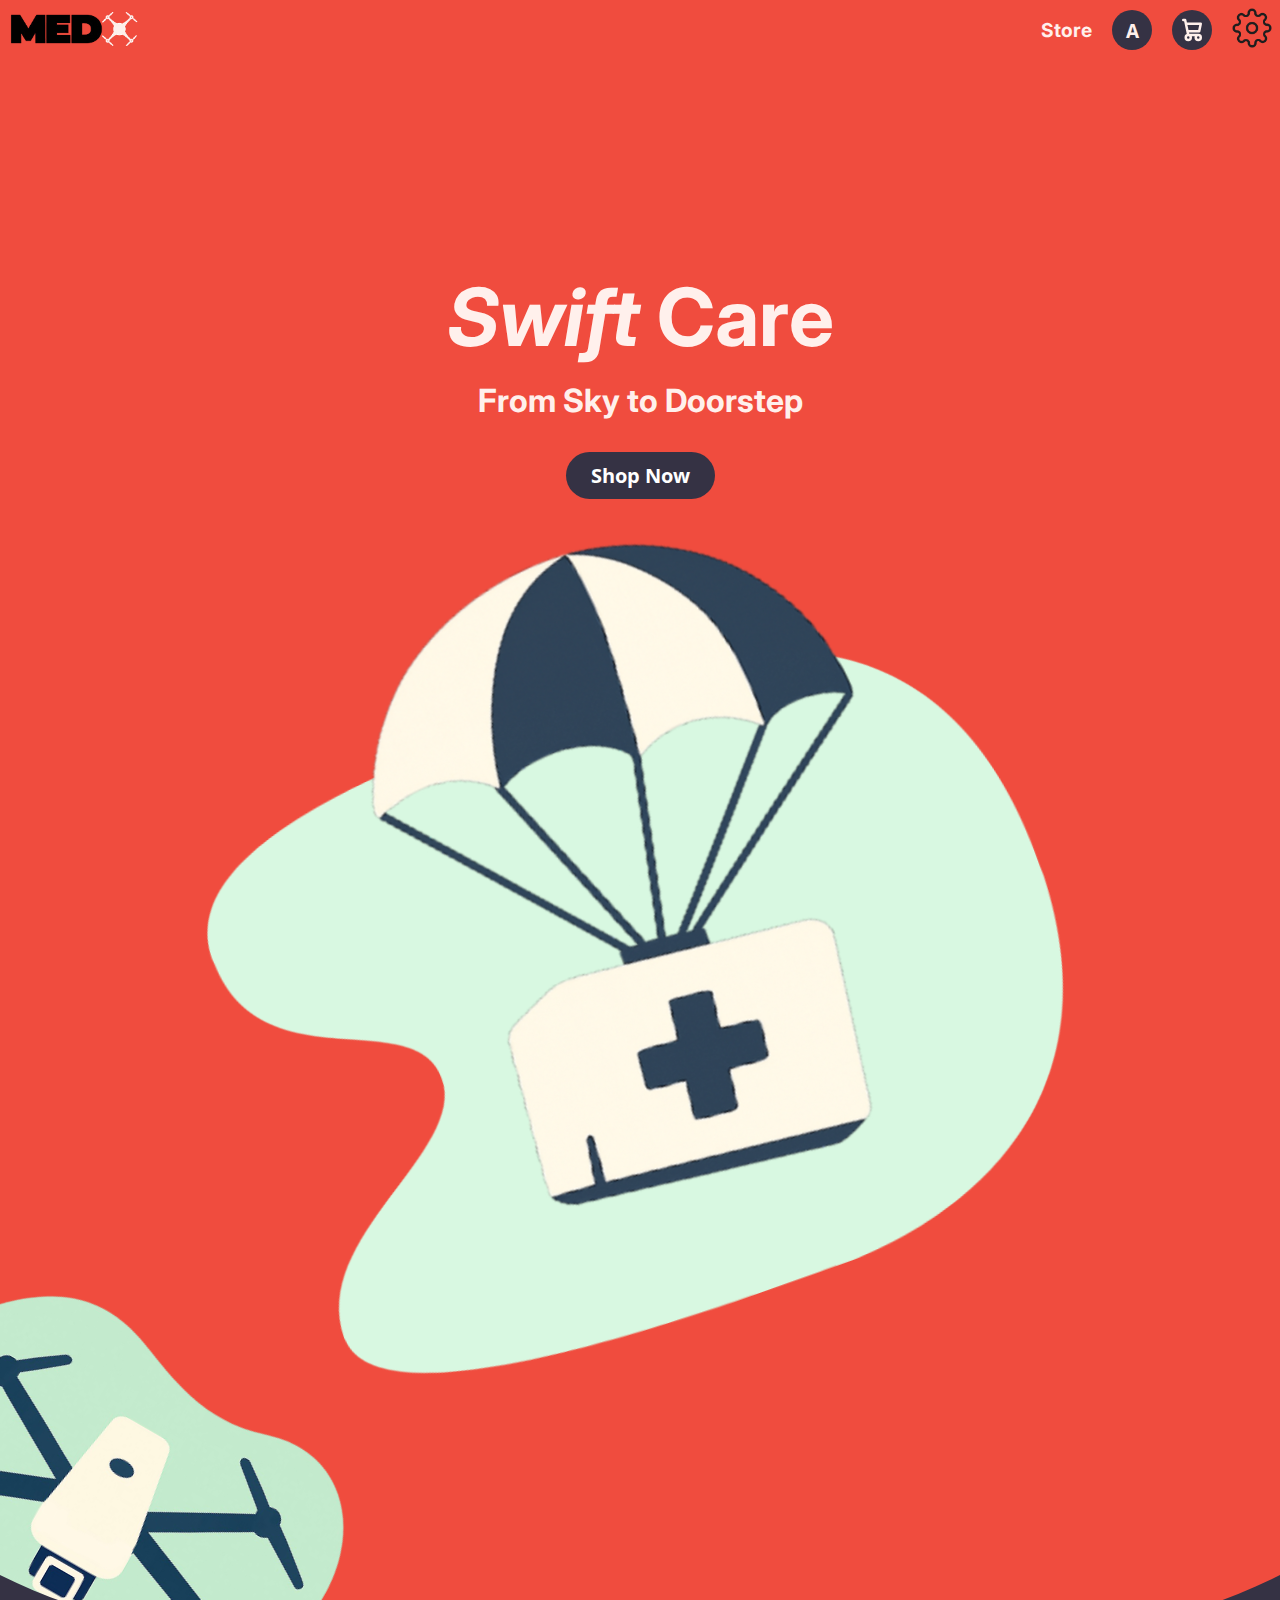
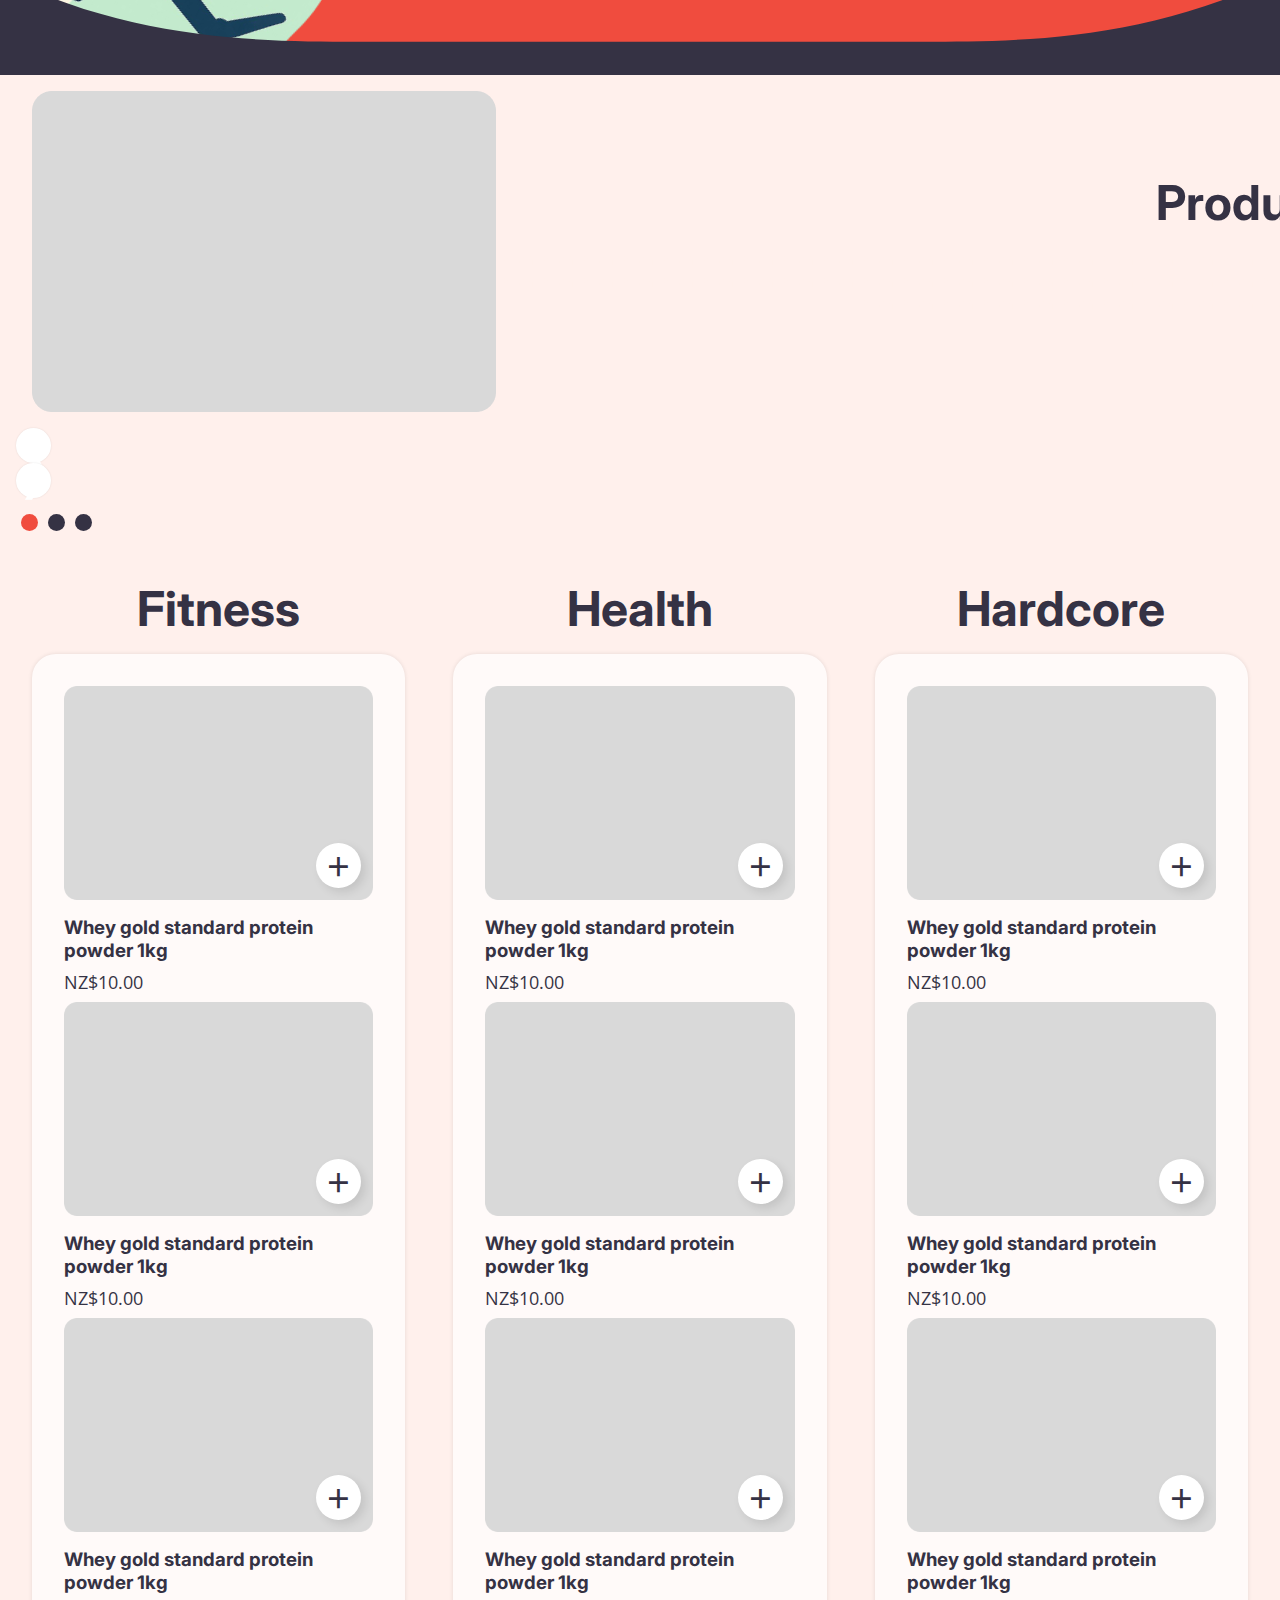
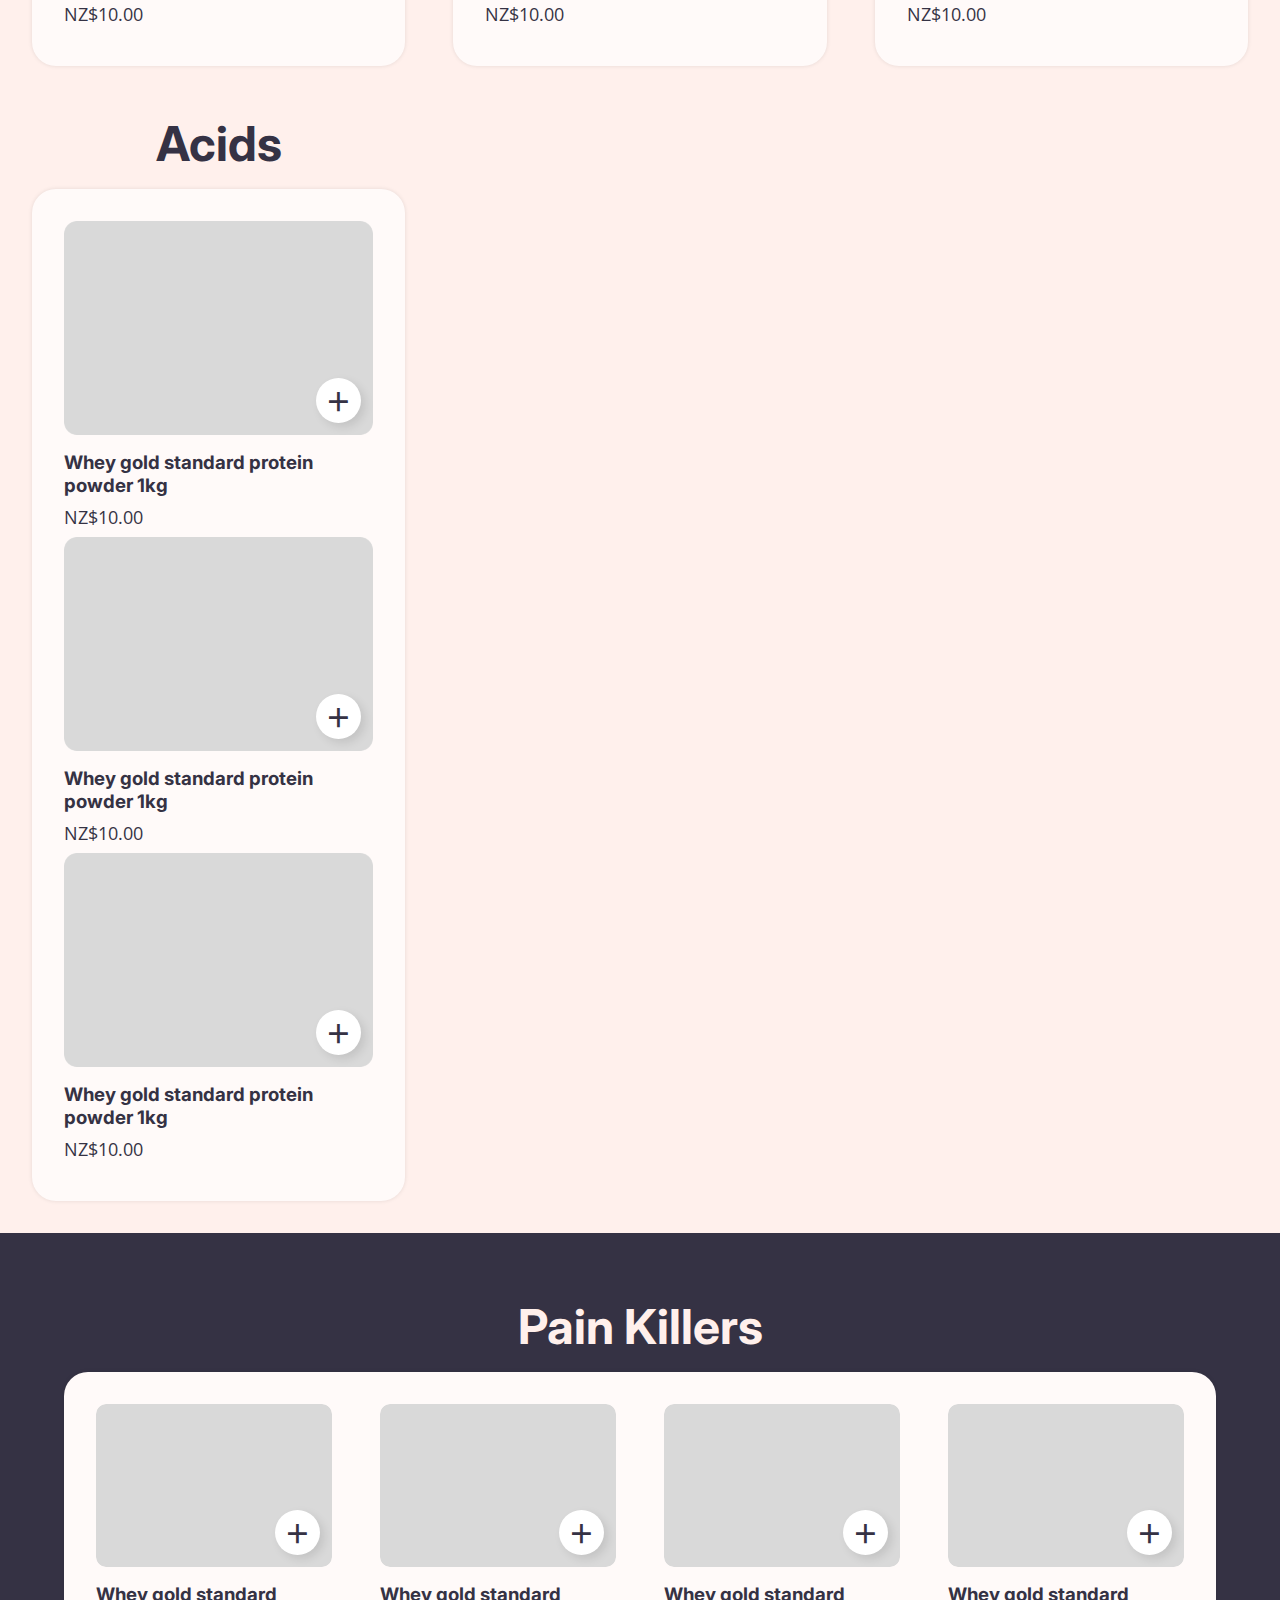
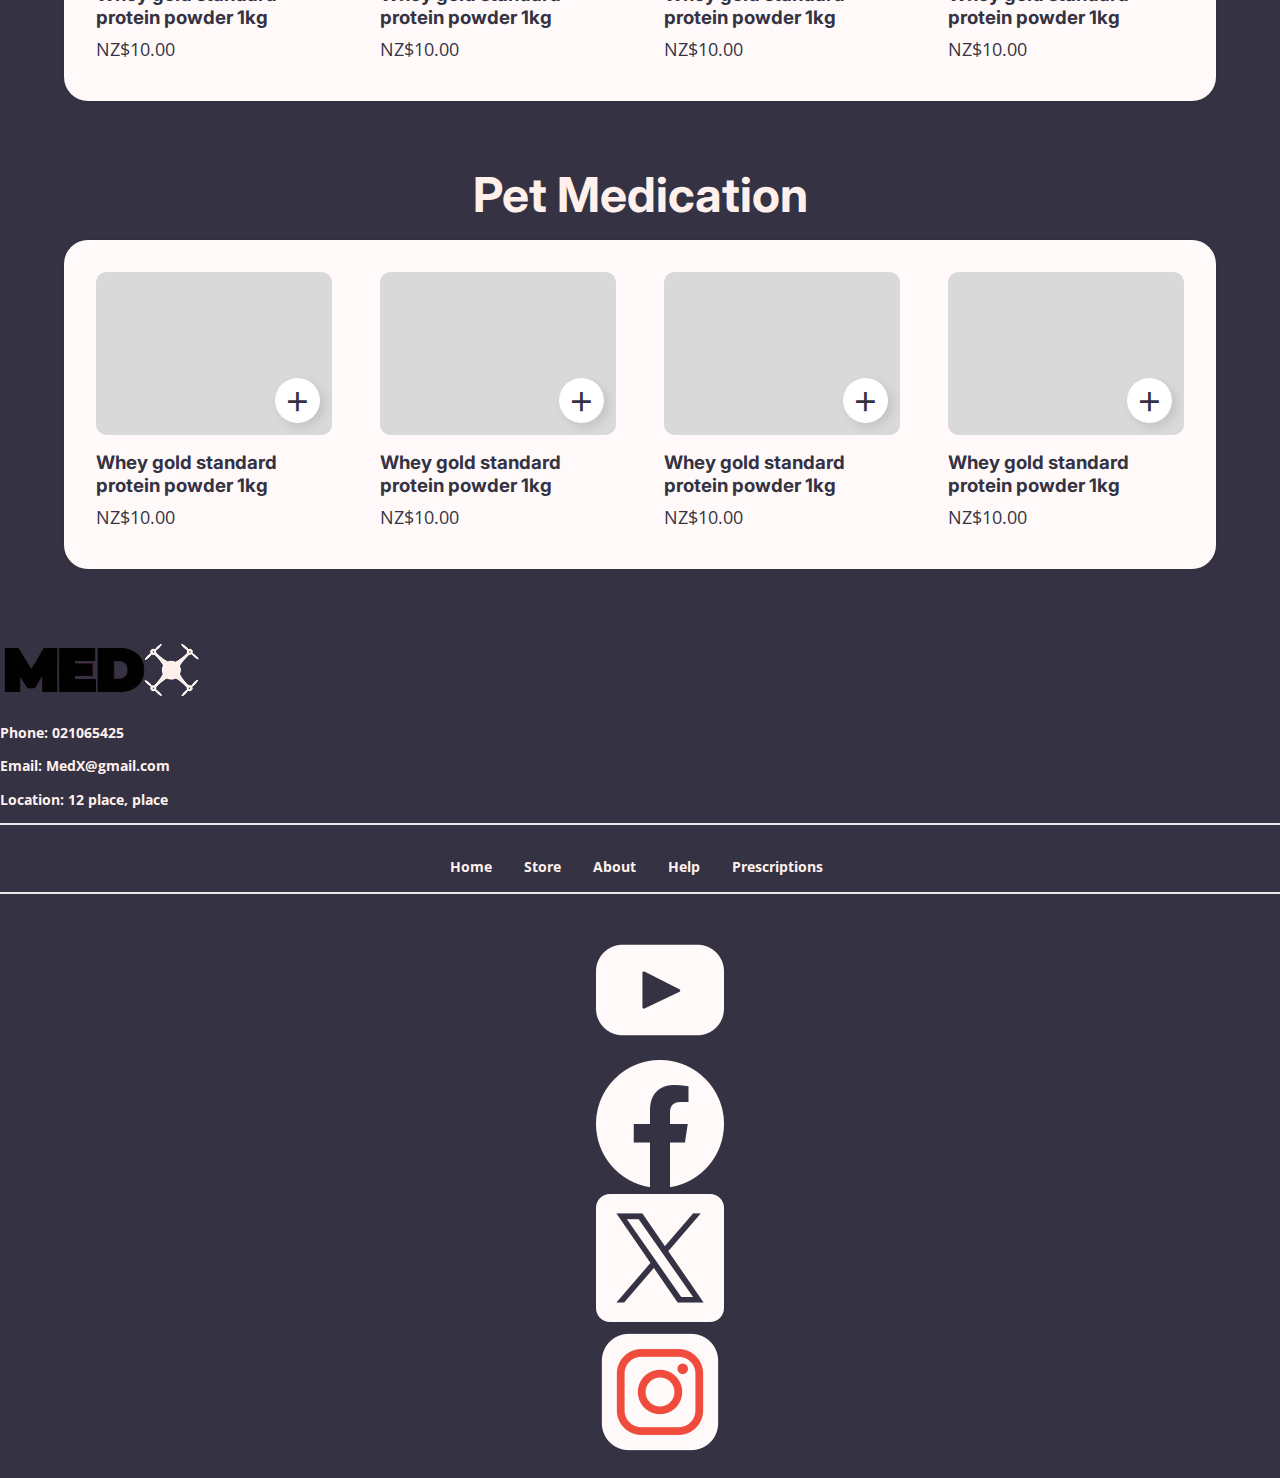
<file: index.html>
<!DOCTYPE html>
<html lang="en">
<head>
    <meta charset="UTF-8">
    <meta name="viewport" content="width=device-width, initial-scale=1.0">
    <title>MedX Website</title>
    <link rel="stylesheet" type = "text/css" href="styles/styles.css">
</head>
<body>
    
    <div class="hover-zone"></div>

    <header id = "top-nav-container">
        <div id = "logo-container">
            <img src="images/logo.png" alt="MedX Logo" id = "logo">
        </div>
        <div id = "desktop-nav">
            <ul>
                <li><a href = "store.html" class="nav-text">Store</a></li>
                <li>
                    <div class = "account-btn">
                        <a>A</a>
                    </div>
                </li>
                <li>
                    <div class = "cart-btn">
                        <svg class="cart-icon" aria-hidden="true" xmlns="http://www.w3.org/2000/svg" width="24" height="24" fill="none" viewBox="0 0 24 24">
                            <path stroke="currentColor" stroke-linecap="round" stroke-linejoin="round" stroke-width="2" 
                            d="M5 4h1.5L9 16m0 0h8m-8 0a2 2 0 1 0 0 4 2 2 0 0 0 0-4Zm8 0a2 2 0 1 0 0 4 2 2 0 0 0 0-4Zm-8.5-3h9.25L19 7H7.312"/>
                        </svg>
                    </div>
                </li>
                <li>
                    <div class = "settings-btn">
                        <img src="images/Settings.png" alt="Settings" class = "settings-icon">
                    </div>
                </li>
            </ul>
        </div>
        <div id = "mobile-nav" onclick="toggleMobileMenu(this)">
            <div class="bar1"></div>
            <div class="bar2"></div>
            <div class="bar3"></div>
            <ul class="mobile-menu">
                <li class="mobile-close-nav" onclick="toggleMobileMenu(this)">
                  <div class="bar1"></div>
                  <div class="bar2"></div>
                  <div class="bar3"></div>
                </li>
                <li><a href = "store.html">Store</a></li>
                <li>
                    <div class = "mobile-account-btn">
                        <a>A</a>
                    </div>
                </li>
                <li>
                    <div class = "mobile-cart-btn">
                        <svg class="cart-icon" aria-hidden="true" xmlns="http://www.w3.org/2000/svg" width="24" height="24" fill="none" viewBox="0 0 24 24">
                            <path stroke="currentColor" stroke-linecap="round" stroke-linejoin="round" stroke-width="2" 
                            d="M5 4h1.5L9 16m0 0h8m-8 0a2 2 0 1 0 0 4 2 2 0 0 0 0-4Zm8 0a2 2 0 1 0 0 4 2 2 0 0 0 0-4Zm-8.5-3h9.25L19 7H7.312"/>
                        </svg>
                    </div>
                </li>
                <li>
                    <div class = "settings-btn">
                        <img src="images/Settings.png" alt="Settings" class = "settings-icon">
                    </div>
                </li>
            </ul>
        </div>
    </header>

    <div class="banner">
        <div class="banner-content">
          <h1><em>Swift</em> Care</h1>
          <p>From Sky to Doorstep</p>
          <button>Shop Now</button>
        </div>
        <img src="images/drone-home-final.png" alt="Banner Image" class="drone-home">
        <img src="images/medication-home.png" alt="Banner Image" class="medication-home">
        <svg class="bottom-curve" viewBox="0 0 1440 150" preserveAspectRatio="none">
            <path d="
              M0,0 
              C150,100 300,100 400,100 
              L1040,100 
              C1140,100 1290,100 1440,0 
              L1440,150 L0,150 Z" 
            fill='#353244'/>
        </svg>
    </div>

    <div class = "carousel-container">
        <div class = "carousel-content">
            <div class = "carousel-slide">
                <img src="images/image_template.png" alt="Slide 1">
                <div class = "carousel-text">
                    <h2>Product 1</h2>
                    <p>blah blah blah blah blah blah blah blah blah blah blah blah blah blah blah blah blah blah blah blah blah 
                       blah blah blah blah blah blah blah blah blah blah blah blah blah blah blah blah blah blah blah blah blah blah blah blah blah
                       blah blah blah blah blah blah blah blah blah blah blah blah blah blah blah blah blah blah blah blah blah blah blah blah blah
                       blah blah blah blah blah blah blah blah blah blah blah blah blah blah blah blah blah blah blah blah blah blah blah blah blah 
                    </p>
                </div>
            </div>
            <div class = "carousel-slide">
                <img src="images/image_template.png" alt="Slide 2">
                <div class = "carousel-text">
                    <h2>Product 2</h2>
                    <p>blah blah blah blah blah blah blah blah blah blah blah blah blah blah blah blah blah blah blah blah blah 
                       blah blah blah blah blah blah blah blah blah blah blah blah blah blah blah blah blah blah blah blah blah blah blah blah blah
                       blah blah blah blah blah blah blah blah blah blah blah blah blah blah blah blah blah blah blah blah blah blah blah blah blah
                       blah blah blah blah blah blah blah blah blah blah blah blah blah blah blah blah blah blah blah blah blah blah blah blah blah 
                    </p>
                </div>
            </div>
            <div class = "carousel-slide">
                <img src="images/image_template.png" alt="Slide 3">
                <div class = "carousel-text">
                    <h2>Product 3</h2>
                    <p>blah blah blah blah blah blah blah blah blah blah blah blah blah blah blah blah blah blah blah blah blah 
                       blah blah blah blah blah blah blah blah blah blah blah blah blah blah blah blah blah blah blah blah blah blah blah blah blah
                       blah blah blah blah blah blah blah blah blah blah blah blah blah blah blah blah blah blah blah blah blah blah blah blah blah
                       blah blah blah blah blah blah blah blah blah blah blah blah blah blah blah blah blah blah blah blah blah blah blah blah blah 
                    </p>
                </div>
            </div>
        </div>
        <button class = "carousel-btn prev">&#10094;</button>
        <button class = "carousel-btn next">&#10095;</button>
        <div class = "carousel-dots">
            <span class = "dot active" onclick="setSlide(0)"></span>
            <span class = "dot" onclick="setSlide(1)"></span>
            <span class = "dot" onclick="setSlide(2)"></span>
        </div>
    </div>

    <div id = "product-columns">
        <div class = "product-catogory">
            <h2>Fitness</h2>
            <div class="product-container column">
                <div class = "product">
                    <div class = "product-image">
                        <img src="images/image_template.png" alt="Product 1">
                        <button class = "add-to-cart-btn">+</button>
                    </div>
                    <div class = "product-text">
                        <h3>Whey gold standard protein powder 1kg</h3>
                        <p>NZ$10.00</p>
                    </div>
                </div>
                <div class = "product">
                    <div class = "product-image">
                        <img src="images/image_template.png" alt="Product 1">
                        <button class = "add-to-cart-btn">+</button>
                    </div>
                    <div class = "product-text">
                        <h3>Whey gold standard protein powder 1kg</h3>
                        <p>NZ$10.00</p>
                    </div>
                </div>
                <div class = "product">
                    <div class = "product-image">
                        <img src="images/image_template.png" alt="Product 1">
                        <button class = "add-to-cart-btn">+</button>
                    </div>
                    <div class = "product-text">
                        <h3>Whey gold standard protein powder 1kg</h3>
                        <p>NZ$10.00</p>
                    </div>
                </div>
            </div>
        </div>
        <div class = "product-catogory">
            <h2>Health</h2>
            <div class="product-container column">
                <div class = "product">
                    <div class = "product-image">
                        <img src="images/image_template.png" alt="Product 1">
                        <button class = "add-to-cart-btn">+</button>
                    </div>
                    <div class = "product-text">
                        <h3>Whey gold standard protein powder 1kg</h3>
                        <p>NZ$10.00</p>
                    </div>
                </div>
                <div class = "product">
                    <div class = "product-image">
                        <img src="images/image_template.png" alt="Product 1">
                        <button class = "add-to-cart-btn">+</button>
                    </div>
                    <div class = "product-text">
                        <h3>Whey gold standard protein powder 1kg</h3>
                        <p>NZ$10.00</p>
                    </div>
                </div>
                <div class = "product">
                    <div class = "product-image">
                        <img src="images/image_template.png" alt="Product 1">
                        <button class = "add-to-cart-btn">+</button>
                    </div>
                    <div class = "product-text">
                        <h3>Whey gold standard protein powder 1kg</h3>
                        <p>NZ$10.00</p>
                    </div>
                </div>
            </div>
        </div>
        <div class = "product-catogory">
            <h2>Hardcore</h2>
            <div class="product-container column">
                <div class = "product">
                    <div class = "product-image">
                        <img src="images/image_template.png" alt="Product 1">
                        <button class = "add-to-cart-btn">+</button>
                    </div>
                    <div class = "product-text">
                        <h3>Whey gold standard protein powder 1kg</h3>
                        <p>NZ$10.00</p>
                    </div>
                </div>
                <div class = "product">
                    <div class = "product-image">
                        <img src="images/image_template.png" alt="Product 1">
                        <button class = "add-to-cart-btn">+</button>
                    </div>
                    <div class = "product-text">
                        <h3>Whey gold standard protein powder 1kg</h3>
                        <p>NZ$10.00</p>
                    </div>
                </div>
                <div class = "product">
                    <div class = "product-image">
                        <img src="images/image_template.png" alt="Product 1">
                        <button class = "add-to-cart-btn">+</button>
                    </div>
                    <div class = "product-text">
                        <h3>Whey gold standard protein powder 1kg</h3>
                        <p>NZ$10.00</p>
                    </div>
                </div>
            </div>
        </div>
        <div class = "product-catogory">
            <h2>Acids</h2>
            <div class="product-container column">
                <div class = "product">
                    <div class = "product-image">
                        <img src="images/image_template.png" alt="Product 1">
                        <button class = "add-to-cart-btn">+</button>
                    </div>
                    <div class = "product-text">
                        <h3>Whey gold standard protein powder 1kg</h3>
                        <p>NZ$10.00</p>
                    </div>
                </div>
                <div class = "product">
                    <div class = "product-image">
                        <img src="images/image_template.png" alt="Product 1">
                        <button class = "add-to-cart-btn">+</button>
                    </div>
                    <div class = "product-text">
                        <h3>Whey gold standard protein powder 1kg</h3>
                        <p>NZ$10.00</p>
                    </div>
                </div>
                <div class = "product">
                    <div class = "product-image">
                        <img src="images/image_template.png" alt="Product 1">
                        <button class = "add-to-cart-btn">+</button>
                    </div>
                    <div class = "product-text">
                        <h3>Whey gold standard protein powder 1kg</h3>
                        <p>NZ$10.00</p>
                    </div>
                </div>
            </div>
        </div>
    </div>

    <div id = "product-rows">
        <div class = "product-catogory">
            <h2>Pain Killers</h2>
            <div class="product-container row">
                <div class = "product">
                    <div class = "product-image">
                        <img src="images/image_template.png" alt="Product 1">
                        <button class = "add-to-cart-btn">+</button>
                    </div>
                    <div class = "product-text">
                        <h3>Whey gold standard protein powder 1kg</h3>
                        <p>NZ$10.00</p>
                    </div>
                </div>
                <div class = "product">
                    <div class = "product-image">
                        <img src="images/image_template.png" alt="Product 1">
                        <button class = "add-to-cart-btn">+</button>
                    </div>
                    <div class = "product-text">
                        <h3>Whey gold standard protein powder 1kg</h3>
                        <p>NZ$10.00</p>
                    </div>
                </div>
                <div class = "product">
                    <div class = "product-image">
                        <img src="images/image_template.png" alt="Product 1">
                        <button class = "add-to-cart-btn">+</button>
                    </div>
                    <div class = "product-text">
                        <h3>Whey gold standard protein powder 1kg</h3>
                        <p>NZ$10.00</p>
                    </div>
                </div>
                <div class = "product">
                    <div class = "product-image">
                        <img src="images/image_template.png" alt="Product 1">
                        <button class = "add-to-cart-btn">+</button>
                    </div>
                    <div class = "product-text">
                        <h3>Whey gold standard protein powder 1kg</h3>
                        <p>NZ$10.00</p>
                    </div>
                </div>
            </div>
        </div>
        <div class = "product-catogory">
            <h2>Pet Medication</h2>
            <div class="product-container row">
                <div class = "product">
                    <div class = "product-image">
                        <img src="images/image_template.png" alt="Product 1">
                        <button class = "add-to-cart-btn">+</button>
                    </div>
                    <div class = "product-text">
                        <h3>Whey gold standard protein powder 1kg</h3>
                        <p>NZ$10.00</p>
                    </div>
                </div>
                <div class = "product">
                    <div class = "product-image">
                        <img src="images/image_template.png" alt="Product 1">
                        <button class = "add-to-cart-btn">+</button>
                    </div>
                    <div class = "product-text">
                        <h3>Whey gold standard protein powder 1kg</h3>
                        <p>NZ$10.00</p>
                    </div>
                </div>
                <div class = "product">
                    <div class = "product-image">
                        <img src="images/image_template.png" alt="Product 1">
                        <button class = "add-to-cart-btn">+</button>
                    </div>
                    <div class = "product-text">
                        <h3>Whey gold standard protein powder 1kg</h3>
                        <p>NZ$10.00</p>
                    </div>
                </div>
                <div class = "product">
                    <div class = "product-image">
                        <img src="images/image_template.png" alt="Product 1">
                        <button class = "add-to-cart-btn">+</button>
                    </div>
                    <div class = "product-text">
                        <h3>Whey gold standard protein powder 1kg</h3>
                        <p>NZ$10.00</p>
                    </div>
                </div>
            </div>
        </div>
    </div>

    <footer id = "footer">
        <div class="footer-content">
            <div class="footer-contact">
                <img src="images/logo.png" alt="MedX Logo" id = "footer-logo-img">
                <p>Phone: 021065425</p>
                <p>Email: MedX@gmail.com</p>
                <p>Location: 12 place, place</p>
            </div>
            <div class = "bar-break"></div>
            <div class="footer-links">
                <ul>
                    <li><a href="#">Home</a></li>
                    <li><a href="#">Store</a></li>
                    <li><a href="#">About</a></li>
                    <li><a href="#">Help</a></li>
                    <li><a href="#">Prescriptions</a></li>
                </ul>
            </div>
            <div class = "bar-break"></div>
            <div class="footer-socials">
                <ul>
                    <li><a href="#"><img src="images/youtube3.png" alt="Youtube"></a></li>
                    <li><a href="#"><img src="images/facebook3.png" alt="Facebook"></a></li>
                    <li><a href="#"><img src="images/twitter3.png" alt="Twitter"></a></li>
                    <li><a href="#"><img src="images/instagram3.png" alt="Instagram"></a></li>
                </ul>
            </div>
        </div>
    </footer>
    <script src="main.js"></script>
</body>
</html>
</file>
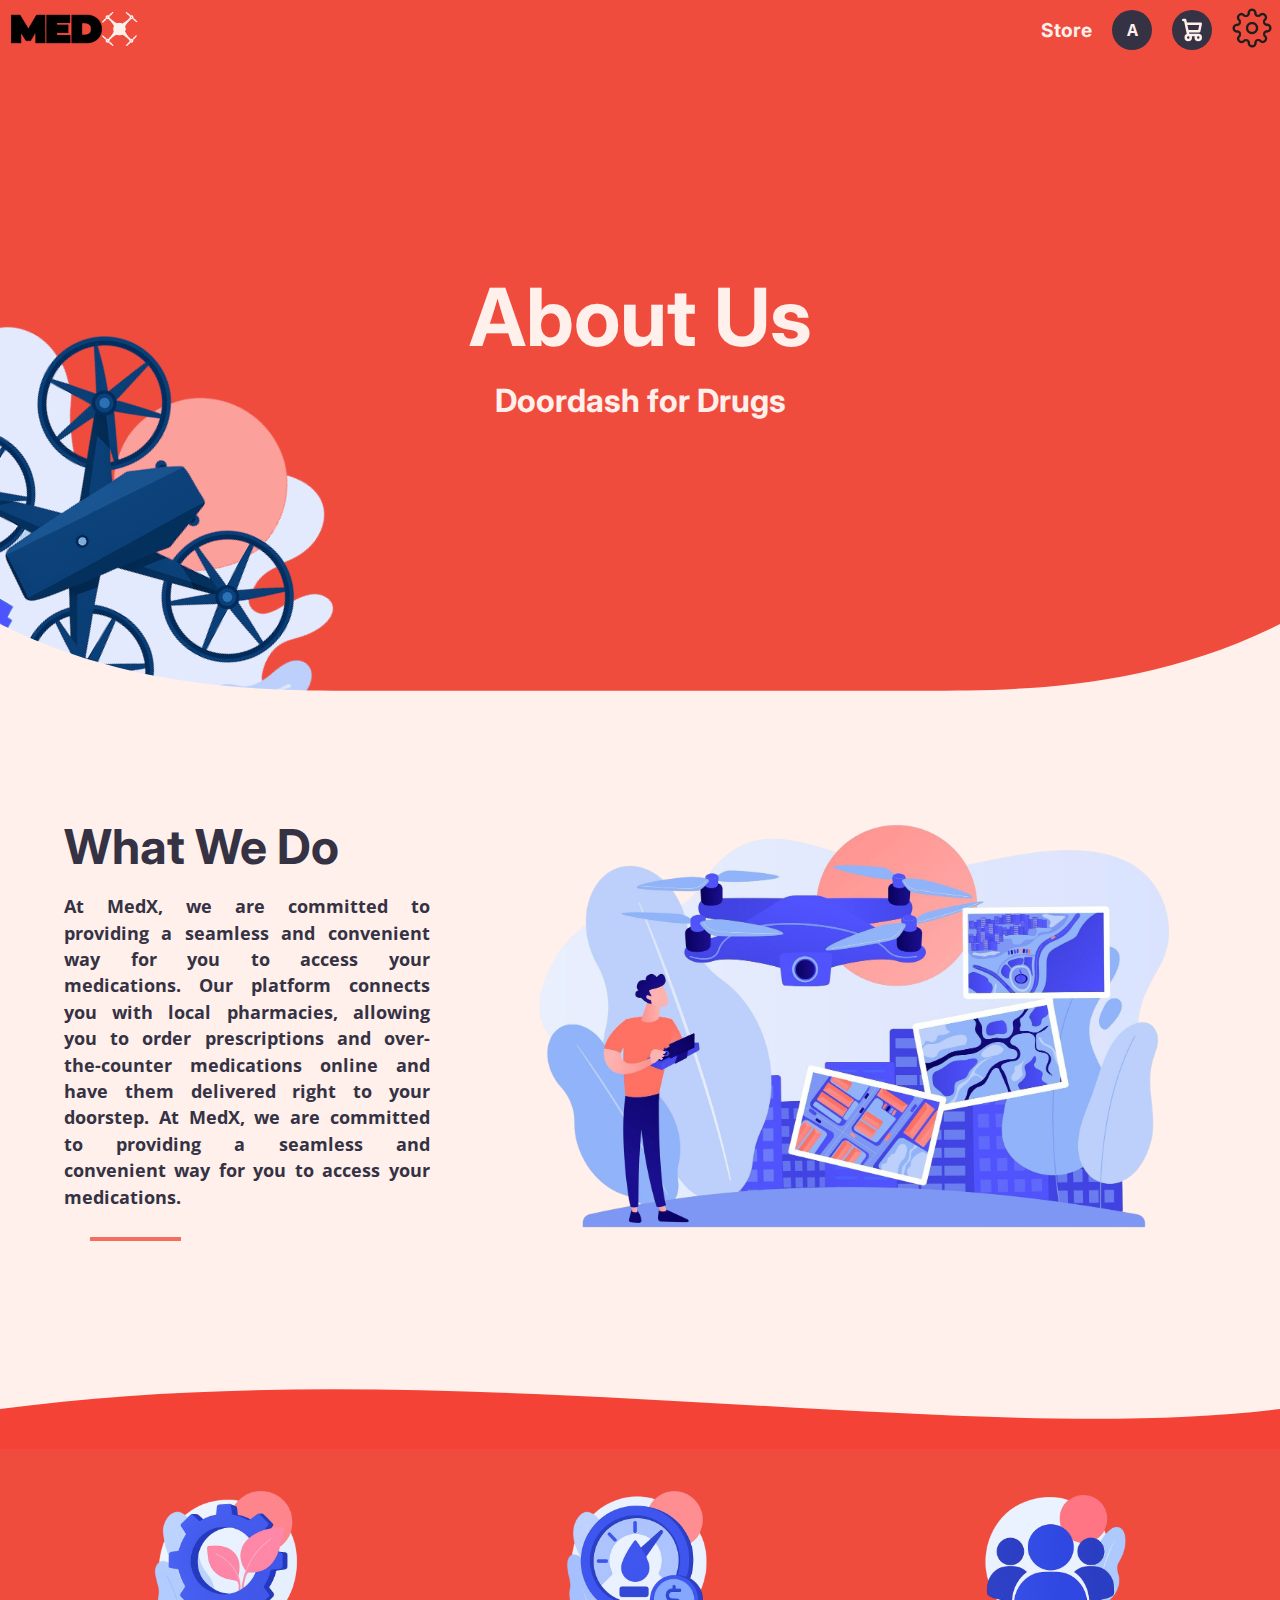
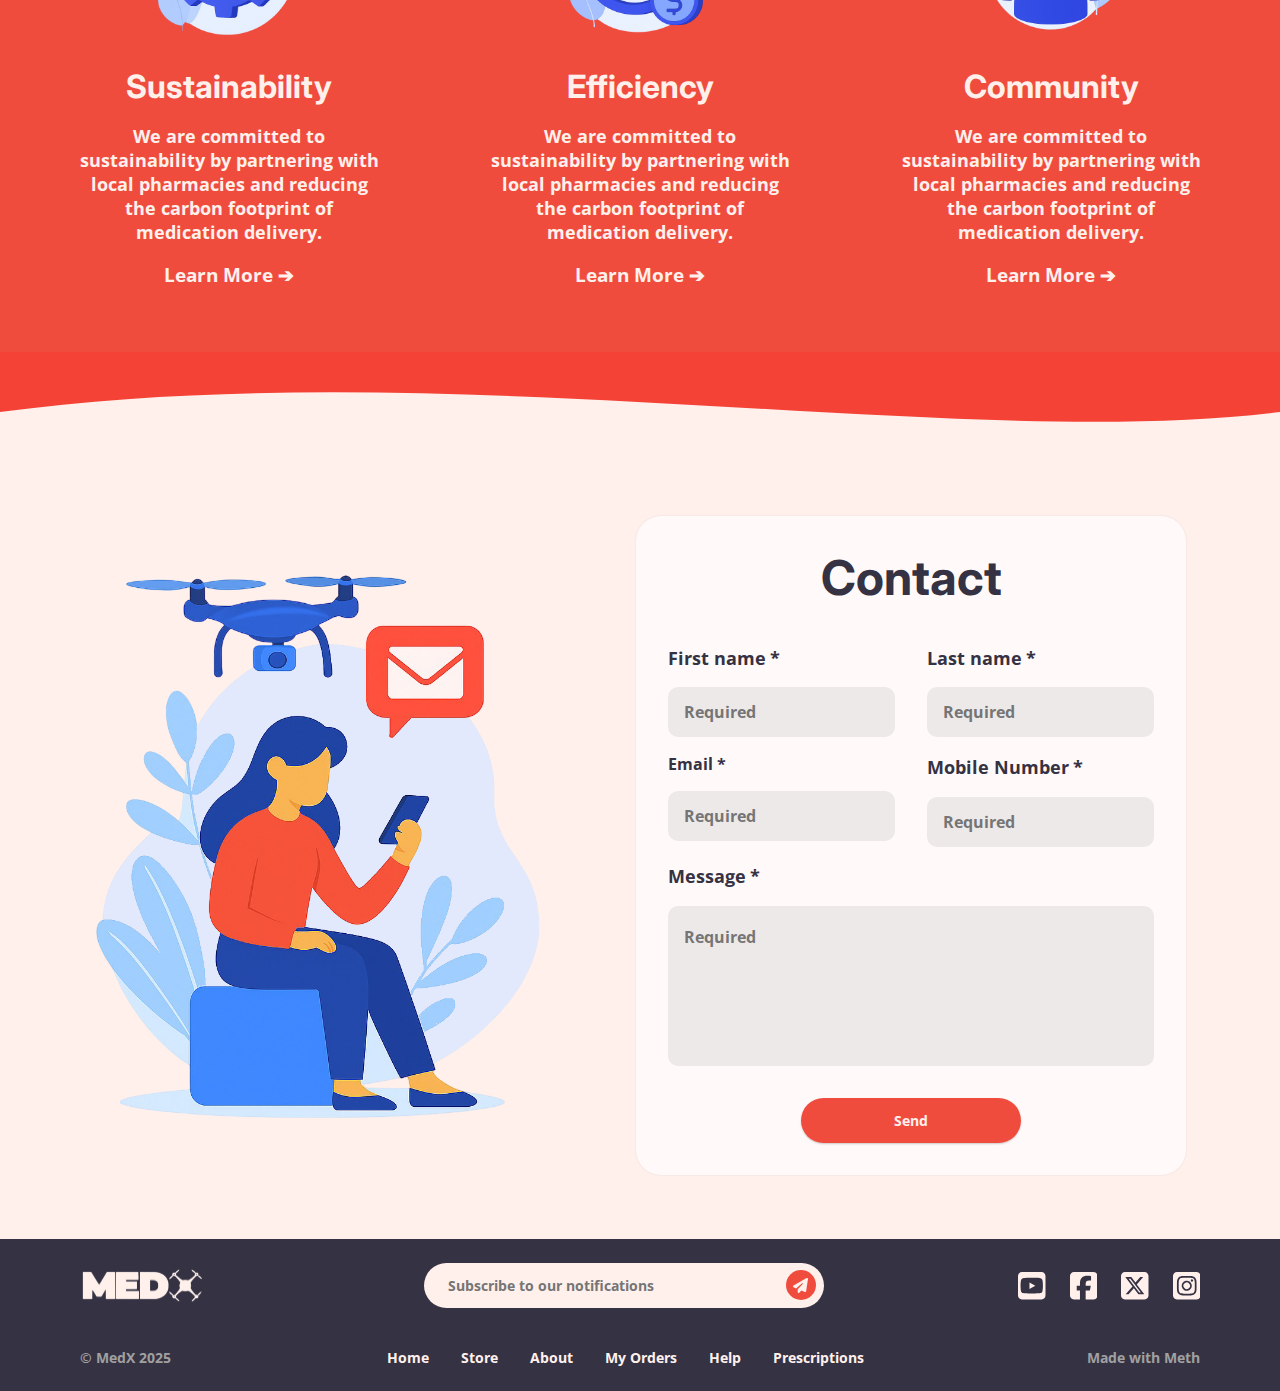
<file: about.html>
<!DOCTYPE html>
<html lang="en">
<head>
    <meta charset="UTF-8">
    <meta name="viewport" content="width=device-width, initial-scale=1.0">
    <title>MedX Website</title>
    <link rel="stylesheet" type = "text/css" href="styles/styles.css">
    <link rel="stylesheet" type = "text/css" href="styles/about.css">
</head>
<body class="body">

    <header id = "top-nav-container">
        <div id = "logo-container">
            <img src="images/logo.png" alt="MedX Logo" id = "logo">
        </div>
        <div id = "desktop-nav">
            <ul>
                <li><a href = "store.html" class="nav-text">Store</a></li>
                <li>
                    <button class = "account-btn">
                        <a>A</a>
                    </button>
                </li>
                <li>
                    <div class = "cart-btn" onclick="toggleCart()">
                        <svg class="cart-icon" aria-hidden="true" xmlns="http://www.w3.org/2000/svg" width="24" height="24" fill="none" viewBox="0 0 24 24">
                            <path stroke="currentColor" stroke-linecap="round" stroke-linejoin="round" stroke-width="2" 
                            d="M5 4h1.5L9 16m0 0h8m-8 0a2 2 0 1 0 0 4 2 2 0 0 0 0-4Zm8 0a2 2 0 1 0 0 4 2 2 0 0 0 0-4Zm-8.5-3h9.25L19 7H7.312"/>
                        </svg>
                    </div>
                </li>
                <li>
                    <div class = "settings-btn">
                        <img src="images/Settings.png" alt="Settings" class = "settings-icon">
                    </div>
                </li>
            </ul>
        </div>
        <div id = "mobile-nav" onclick="toggleMobileMenu(this)">
            <div class="bar1"></div>
            <div class="bar2"></div>
            <div class="bar3"></div>
            <ul class="mobile-menu">
                <li class="mobile-close-nav" onclick="toggleMobileMenu(this)">
                  <div class="bar1"></div>
                  <div class="bar2"></div>
                  <div class="bar3"></div>
                </li>
                <li><a href = "store.html">Store</a></li>
                <li>
                    <div class = "mobile-account-btn">
                        <a>A</a>
                    </div>
                </li>
                <li>
                    <div class = "mobile-cart-btn">
                        <svg class="cart-icon" aria-hidden="true" xmlns="http://www.w3.org/2000/svg" width="24" height="24" fill="none" viewBox="0 0 24 24">
                            <path stroke="currentColor" stroke-linecap="round" stroke-linejoin="round" stroke-width="2" 
                            d="M5 4h1.5L9 16m0 0h8m-8 0a2 2 0 1 0 0 4 2 2 0 0 0 0-4Zm8 0a2 2 0 1 0 0 4 2 2 0 0 0 0-4Zm-8.5-3h9.25L19 7H7.312"/>
                        </svg>
                    </div>
                </li>
                <li>
                    <div class = "settings-btn">
                        <img src="images/Settings.png" alt="Settings" class = "settings-icon">
                    </div>
                </li>
            </ul>
        </div>
    </header>

    <div class = "cart-container">
        <button class="close-cart-btn" onclick="toggleCart()">
            <svg xmlns="http://www.w3.org/2000/svg" width="16" height="16" fill="currentColor" class="bi bi-x" viewBox="0 0 16 16">
                <path d="M4.646 4.646a.5.5 0 0 1 .708 0L8 7.293l2.646-2.647a.5.5 0 0 1 .708.708L8.707 8l2.647 2.646a.5.5 0 0 1-.708.708L8 8.707l-2.646 2.647a.5.5 0 0 1-.708-.708L7.293 8 4.646 5.354a.5.5 0 0 1 0-.708"/>
            </svg>
        </button>
        <div class = "cart-content">
            <div class = "cart-header">
                <h2>Your cart</h2>
                <button class="checkout-btn cart-open-btn" onclick="window.location.href='checkout.html'">Place order</button>
            </div>
            <div class = "cart-bar-break"></div>
            <div class="prices">
                <div class="Subtotal">
                    <h3>Subtotal:</h3>
                    <h3>$00.00</h3>
                </div>
                <div class="Total">
                    <h3>Total:</h3>
                    <h3>$00.00</h3>
                </div>
            </div>
            <div class = "cart-bar-break"></div>
            <h2>Items</h2>
            <div class="cart-items">
                
            </div>
        </div>  
    </div>

    <div class="banner">
        <div class="banner-content">
          <h1>About Us</h1>
          <p>Doordash for Drugs</p>
        </div>
        <img src="images/about-header-drone.png" alt="Banner Image" class="drone-home">
        <svg class="bottom-curve" viewBox="0 0 1440 150" preserveAspectRatio="none">
            <path d="
              M0,0 
              C150,100 300,100 400,100 
              L1040,100 
              C1140,100 1290,100 1440,0 
              L1440,150 L0,150 Z" 
            fill='#FFF0EC'/>
        </svg>
    </div>

    <div class="what-we-do-container">
        <div class="what-we-do-content">
            <div class="what-we-do-text">
                <h2>What We Do</h2>
                <p>At MedX, we are committed to providing a seamless and convenient way for you to access your medications. Our platform connects you with local pharmacies, allowing you to order prescriptions and over-the-counter medications online and have them delivered right to your doorstep. At MedX, we are committed to providing a seamless and convenient way for you to access your medications. </p>
                <div class="text-line-thingy"></div>
            </div>
            <img src="images/about-drone.png" alt="What We Do Image" class="what-we-do-image">
        </div>
    </div>

    
    <div class="wave-top">
        <svg viewBox="0 0 1440 100" preserveAspectRatio="none" class="w-full h-auto">
            <path d="M0,60 C500,0 1080,100 1440,60 L1440,100 L0,100 Z" fill="#f44336"></path>
        </svg>
    </div>

    <div class="how-we-help-container">
        <div class="how-we-help-content">
            <div class="how-we-help-sections">
                <div class="how-we-help-section">
                    <img src="images/sustainablity-2.png" alt="Sustainability Icon" class="how-we-help-icon">
                    <h3>Sustainability</h3>
                    <p>We are committed to sustainability by partnering with local pharmacies and reducing the carbon footprint of medication delivery.</p>
                    <a href="#" class="learn-more">Learn More ➔</a>
                </div>

                <div class="how-we-help-section">
                    <img src="images/efficency-2.png" alt="Sustainability Icon" class="how-we-help-icon">
                    <h3>Efficiency </h3>
                    <p>We are committed to sustainability by partnering with local pharmacies and reducing the carbon footprint of medication delivery.</p>
                    <a href="#" class="learn-more">Learn More ➔</a>
                </div>

                <div class="how-we-help-section">
                    <img src="images/community-2.png" alt="Sustainability Icon" class="how-we-help-icon">
                    <h3>Community</h3>
                    <p>We are committed to sustainability by partnering with local pharmacies and reducing the carbon footprint of medication delivery.</p>
                    <a href="#" class="learn-more">Learn More ➔</a>
                </div>
            </div>
        </div>
    </div>

    <div class="wave-bottom">
        <svg viewBox="0 0 1440 100" preserveAspectRatio="none" class="w-full h-auto">
            <path d="M0,60 C500,0 1080,100 1440,60 L1440,0 L0,0 Z" fill="#f44336"></path>
        </svg>
    </div>


    <div class="contact-container">
        <div class="contact-content">
            <img src="images/contact-image.png" alt="Contact Us Image" class="contact-image">
            <div class="contact-section">
                <form class="contact-section-content">
                    <div class="contact-header">
                        <h2>Contact</h2>
                    </div>
                    <div class="contact-fl-name">
                        <div class="fname">
                            <div class="input-name-text">
                                <p>First name</p>
                                <p class="astrix">*</p>
                            </div>
                            <input type="text" class="account-input" placeholder="Required" required>
                        </div>
                        <div class="lname">
                            <div class="input-name-text">
                                <p>Last name</p>
                                <p class="astrix">*</p>
                            </div>
                            <input type="text" class ="account-input" placeholder="Required" required>
                        </div>
                    </div>
                    <div class="contact-fl-name">
                        <div class="email">
                            <div class="input-name-text">
                                <p>Email</p>
                                <p class="astrix">*</p>
                            </div>
                            <input class ="account-input" placeholder="Required" type="email" required> 
                        </div>
                        <div class="mobile-number">
                            <div class="input-name-text">
                                <p>Mobile Number</p>
                                <p class="astrix">*</p>
                            </div>
                            <input class ="account-input" placeholder="Required" type="tel" required>
                        </div>
                    </div>
                    <div class="message">
                        <div class="input-name-text">
                            <p>Message</p>
                            <p class="astrix">*</p>
                        </div>
                        <textarea class ="account-input" placeholder="Required" type="text" required></textarea>
                    </div>
                    <button class="Signin-btn" type="submit">Send</button>
                </form>
            </div>
        </div>
    </div>

    <footer id = "footer">
        <div class="footer-content">
            <div class="footer-top">
                <div class="footer-logo">
                    <img src="images/footer-logo.png" alt="logo">
                </div>
                <div class="email-subscription">
                    <input type="email" placeholder="Subscribe to our notifications" class="email-input">
                    <div class="subscribe-button" onclick="subscribe(self)">
                        <svg class="subscribe-icon"xmlns="http://www.w3.org/2000/svg" fill="currentColor" viewBox="0 0 512 512"><!--!Font Awesome Free 6.7.2 by @fontawesome - https://fontawesome.com License - https://fontawesome.com/license/free Copyright 2025 Fonticons, Inc.--><path d="M498.1 5.6c10.1 7 15.4 19.1 13.5 31.2l-64 416c-1.5 9.7-7.4 18.2-16 23s-18.9 5.4-28 1.6L284 427.7l-68.5 74.1c-8.9 9.7-22.9 12.9-35.2 8.1S160 493.2 160 480l0-83.6c0-4 1.5-7.8 4.2-10.8L331.8 202.8c5.8-6.3 5.6-16-.4-22s-15.7-6.4-22-.7L106 360.8 17.7 316.6C7.1 311.3 .3 300.7 0 288.9s5.9-22.8 16.1-28.7l448-256c10.7-6.1 23.9-5.5 34 1.4z"/></svg>
                    </div>
                </div>
                <div class="footer-socials">
                    <svg xmlns="http://www.w3.org/2000/svg" fill="currentColor" viewBox="0 0 448 512"><!--!Font Awesome Free 6.7.2 by @fontawesome - https://fontawesome.com License - https://fontawesome.com/license/free Copyright 2025 Fonticons, Inc.--><path d="M282 256.2l-95.2-54.1V310.3L282 256.2zM384 32H64C28.7 32 0 60.7 0 96V416c0 35.3 28.7 64 64 64H384c35.3 0 64-28.7 64-64V96c0-35.3-28.7-64-64-64zm14.4 136.1c7.6 28.6 7.6 88.2 7.6 88.2s0 59.6-7.6 88.1c-4.2 15.8-16.5 27.7-32.2 31.9C337.9 384 224 384 224 384s-113.9 0-142.2-7.6c-15.7-4.2-28-16.1-32.2-31.9C42 315.9 42 256.3 42 256.3s0-59.7 7.6-88.2c4.2-15.8 16.5-28.2 32.2-32.4C110.1 128 224 128 224 128s113.9 0 142.2 7.7c15.7 4.2 28 16.6 32.2 32.4z"/></svg>
                    <svg xmlns="http://www.w3.org/2000/svg" fill="currentColor" viewBox="0 0 448 512"><!--!Font Awesome Free 6.7.2 by @fontawesome - https://fontawesome.com License - https://fontawesome.com/license/free Copyright 2025 Fonticons, Inc.--><path d="M64 32C28.7 32 0 60.7 0 96V416c0 35.3 28.7 64 64 64h98.2V334.2H109.4V256h52.8V222.3c0-87.1 39.4-127.5 125-127.5c16.2 0 44.2 3.2 55.7 6.4V172c-6-.6-16.5-1-29.6-1c-42 0-58.2 15.9-58.2 57.2V256h83.6l-14.4 78.2H255V480H384c35.3 0 64-28.7 64-64V96c0-35.3-28.7-64-64-64H64z"/></svg>
                    <svg xmlns="http://www.w3.org/2000/svg" fill="currentColor" viewBox="0 0 448 512"><!--!Font Awesome Free 6.7.2 by @fontawesome - https://fontawesome.com License - https://fontawesome.com/license/free Copyright 2025 Fonticons, Inc.--><path d="M64 32C28.7 32 0 60.7 0 96V416c0 35.3 28.7 64 64 64H384c35.3 0 64-28.7 64-64V96c0-35.3-28.7-64-64-64H64zm297.1 84L257.3 234.6 379.4 396H283.8L209 298.1 123.3 396H75.8l111-126.9L69.7 116h98l67.7 89.5L313.6 116h47.5zM323.3 367.6L153.4 142.9H125.1L296.9 367.6h26.3z"/></svg>
                    <svg xmlns="http://www.w3.org/2000/svg" fill="currentColor" viewBox="0 0 448 512"><!--!Font Awesome Free 6.7.2 by @fontawesome - https://fontawesome.com License - https://fontawesome.com/license/free Copyright 2025 Fonticons, Inc.--><path d="M194.4 211.7a53.3 53.3 0 1 0 59.3 88.7 53.3 53.3 0 1 0 -59.3-88.7zm142.3-68.4c-5.2-5.2-11.5-9.3-18.4-12c-18.1-7.1-57.6-6.8-83.1-6.5c-4.1 0-7.9 .1-11.2 .1c-3.3 0-7.2 0-11.4-.1c-25.5-.3-64.8-.7-82.9 6.5c-6.9 2.7-13.1 6.8-18.4 12s-9.3 11.5-12 18.4c-7.1 18.1-6.7 57.7-6.5 83.2c0 4.1 .1 7.9 .1 11.1s0 7-.1 11.1c-.2 25.5-.6 65.1 6.5 83.2c2.7 6.9 6.8 13.1 12 18.4s11.5 9.3 18.4 12c18.1 7.1 57.6 6.8 83.1 6.5c4.1 0 7.9-.1 11.2-.1c3.3 0 7.2 0 11.4 .1c25.5 .3 64.8 .7 82.9-6.5c6.9-2.7 13.1-6.8 18.4-12s9.3-11.5 12-18.4c7.2-18 6.8-57.4 6.5-83c0-4.2-.1-8.1-.1-11.4s0-7.1 .1-11.4c.3-25.5 .7-64.9-6.5-83l0 0c-2.7-6.9-6.8-13.1-12-18.4zm-67.1 44.5A82 82 0 1 1 178.4 324.2a82 82 0 1 1 91.1-136.4zm29.2-1.3c-3.1-2.1-5.6-5.1-7.1-8.6s-1.8-7.3-1.1-11.1s2.6-7.1 5.2-9.8s6.1-4.5 9.8-5.2s7.6-.4 11.1 1.1s6.5 3.9 8.6 7s3.2 6.8 3.2 10.6c0 2.5-.5 5-1.4 7.3s-2.4 4.4-4.1 6.2s-3.9 3.2-6.2 4.2s-4.8 1.5-7.3 1.5l0 0c-3.8 0-7.5-1.1-10.6-3.2zM448 96c0-35.3-28.7-64-64-64H64C28.7 32 0 60.7 0 96V416c0 35.3 28.7 64 64 64H384c35.3 0 64-28.7 64-64V96zM357 389c-18.7 18.7-41.4 24.6-67 25.9c-26.4 1.5-105.6 1.5-132 0c-25.6-1.3-48.3-7.2-67-25.9s-24.6-41.4-25.8-67c-1.5-26.4-1.5-105.6 0-132c1.3-25.6 7.1-48.3 25.8-67s41.5-24.6 67-25.8c26.4-1.5 105.6-1.5 132 0c25.6 1.3 48.3 7.1 67 25.8s24.6 41.4 25.8 67c1.5 26.3 1.5 105.4 0 131.9c-1.3 25.6-7.1 48.3-25.8 67z"/></svg>
                </div>
            </div>
            
            <div class="footer-bottom">
                <p>&copy; MedX 2025</p>
                <div class="footer-links">
                    <ul>
                        <li><a href="index.html">Home</a></li>
                        <li><a href="store.html">Store</a></li>
                        <li><a href="about.html">About</a></li>
                        <li><a href="order-tracking.html">My Orders</a></li>
                        <li><a href="#">Help</a></li>
                        <li><a href="#">Prescriptions</a></li>
                    </ul>
                </div>
                <p>Made with Meth</p>
            </div>
        </div>
    </footer>
    <script src="main.js"></script>
</body>
</html>
</file>
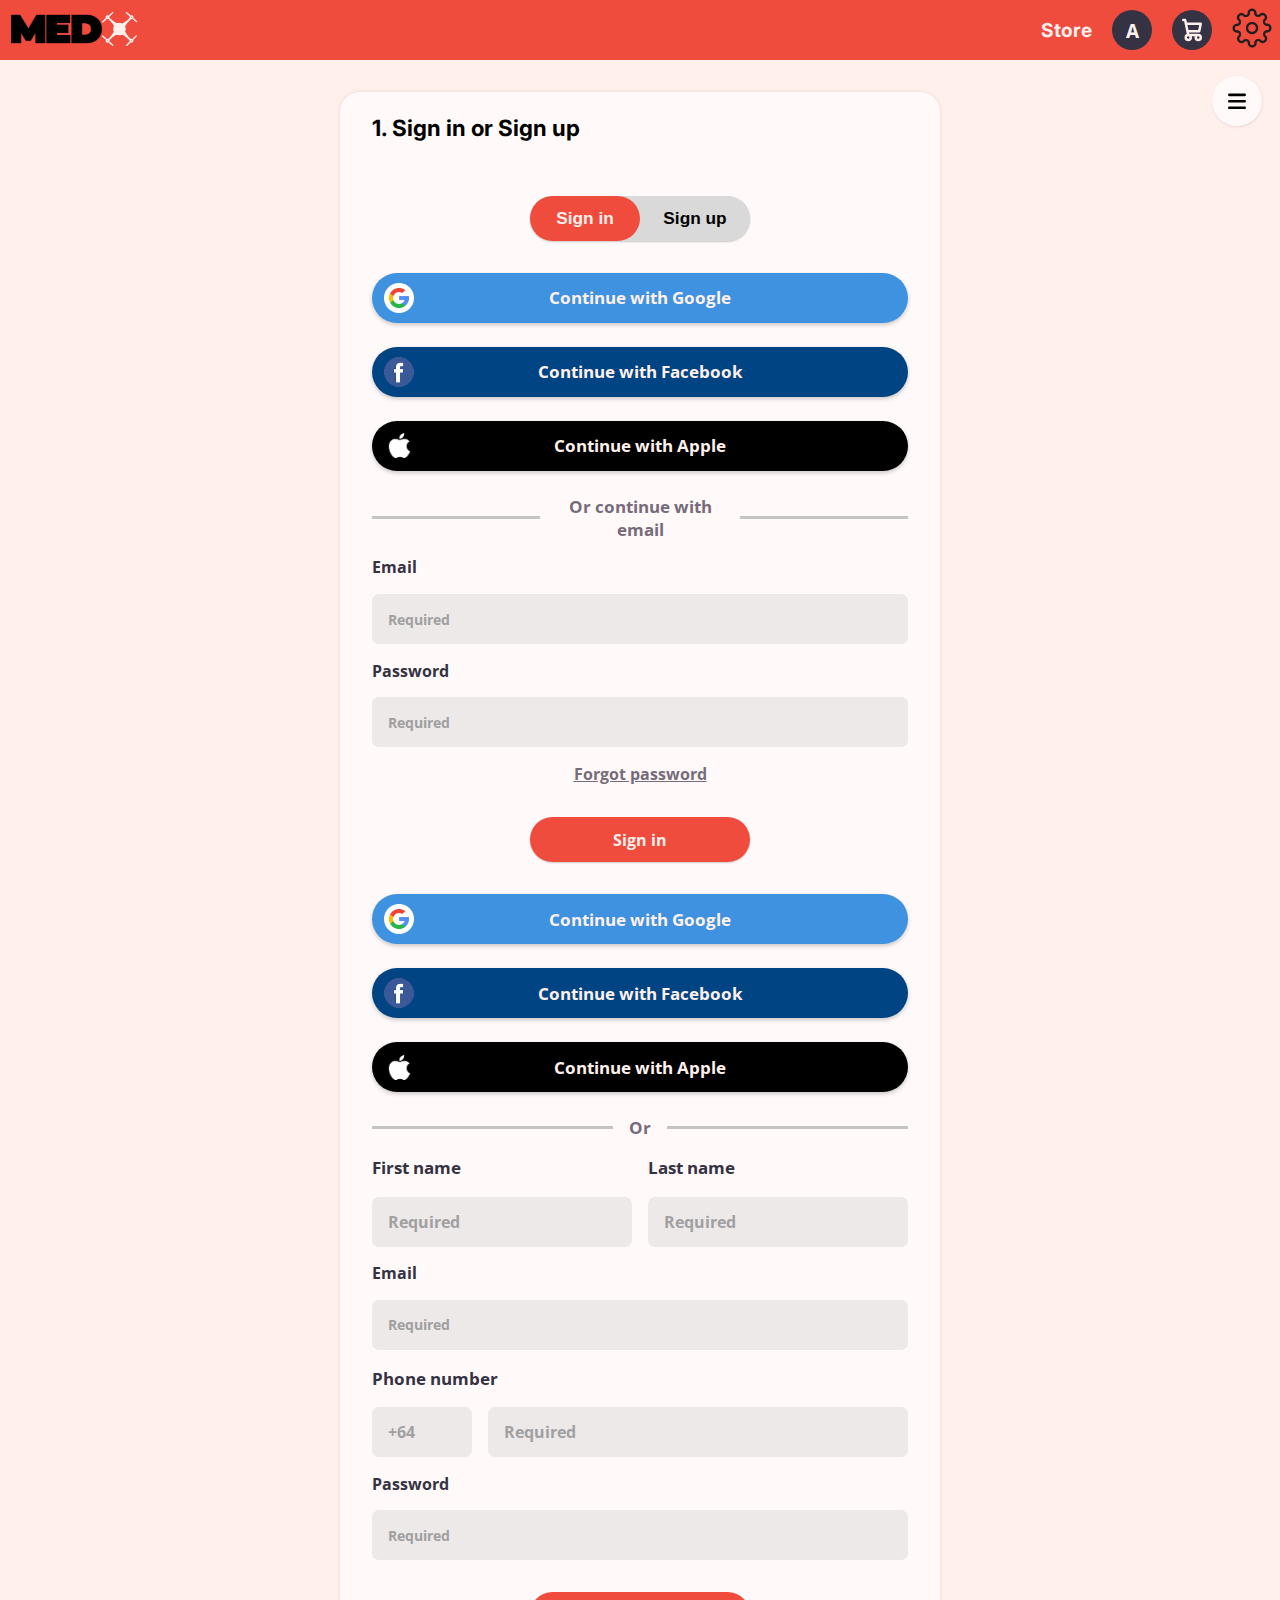
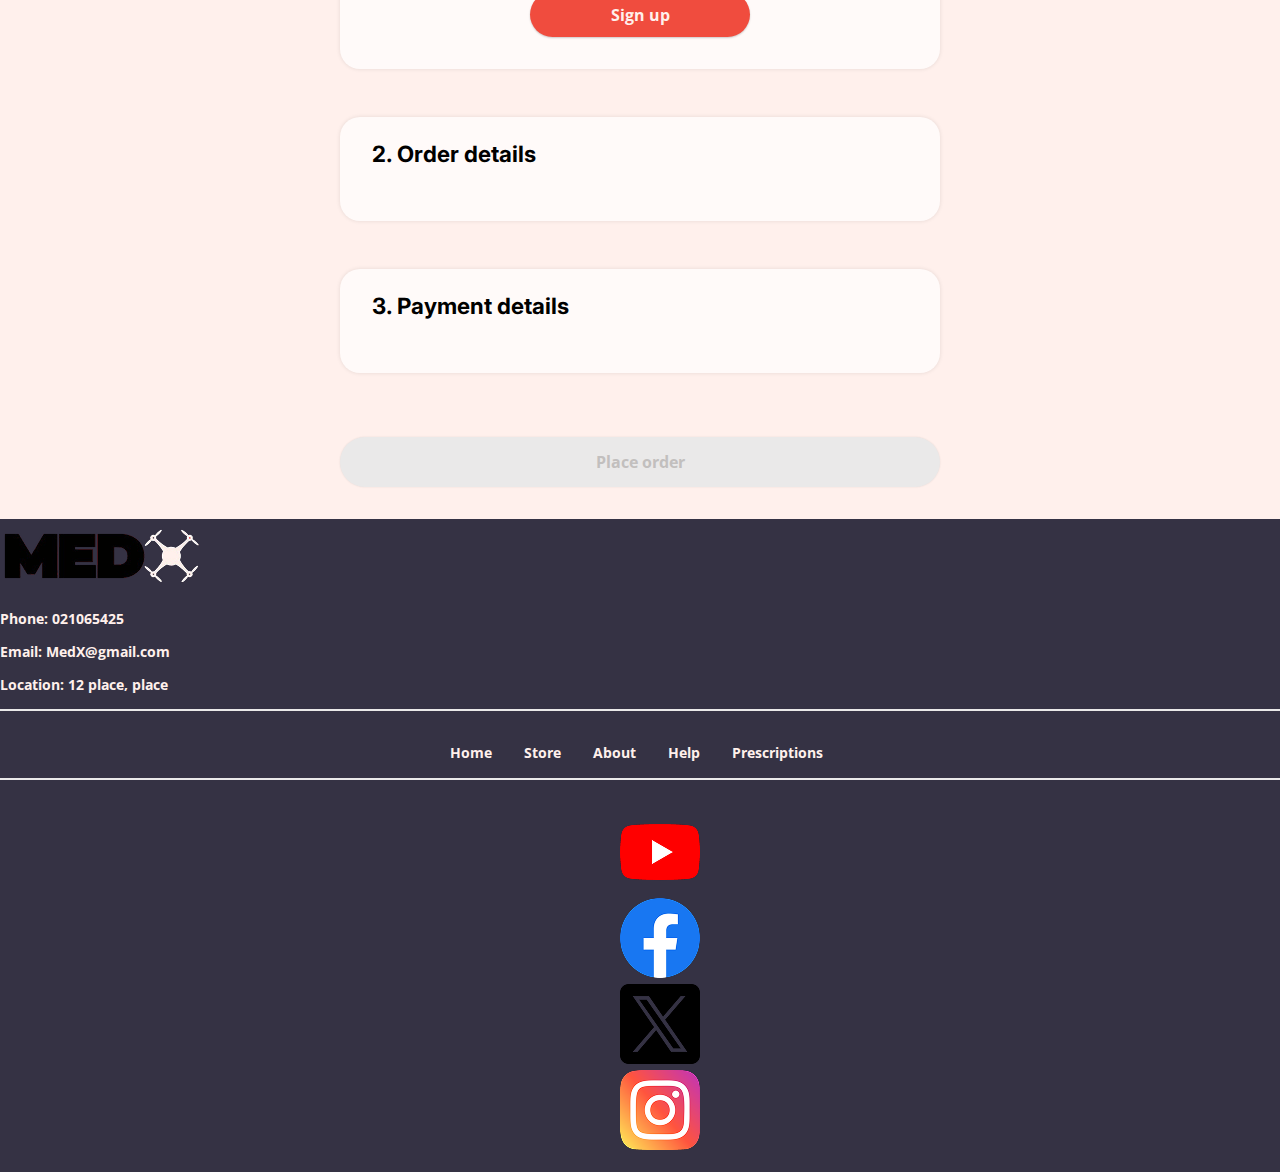
<file: checkout.html>
<!DOCTYPE html>
<html lang="en">
<head>
    <meta charset="UTF-8">
    <meta name="viewport" content="width=device-width, initial-scale=1.0">
    <title>MedX Website</title>
    <link rel="stylesheet" type = "text/css" href="styles/styles.css">
</head>
<body class="checkout-body">
    <header id = "top-nav-container">
        <div id = "logo-container">
            <img src="images/logo.png" alt="MedX Logo" id = "logo">
        </div>
        <div id = "desktop-nav">
            <ul>
                <li><a href = "store.html" class="nav-text">Store</a></li>
                <li>
                    <div class = "account-btn">
                        <a>A</a>
                    </div>
                </li>
                <li>
                    <div class = "cart-btn">
                        <svg class="cart-icon" aria-hidden="true" xmlns="http://www.w3.org/2000/svg" width="24" height="24" fill="none" viewBox="0 0 24 24">
                            <path stroke="currentColor" stroke-linecap="round" stroke-linejoin="round" stroke-width="2" 
                            d="M5 4h1.5L9 16m0 0h8m-8 0a2 2 0 1 0 0 4 2 2 0 0 0 0-4Zm8 0a2 2 0 1 0 0 4 2 2 0 0 0 0-4Zm-8.5-3h9.25L19 7H7.312"/>
                        </svg>
                    </div>
                </li>
                <li>
                    <div class = "settings-btn">
                        <img src="images/Settings.png" alt="Settings" class = "settings-icon">
                    </div>
                </li>
            </ul>
        </div>
        <div id = "mobile-nav" onclick="toggleMobileMenu(this)">
            <div class="bar1"></div>
            <div class="bar2"></div>
            <div class="bar3"></div>
            <ul class="mobile-menu">
                <li class="mobile-close-nav" onclick="toggleMobileMenu(this)">
                  <div class="bar1"></div>
                  <div class="bar2"></div>
                  <div class="bar3"></div>
                </li>
                <li><a href = "store.html">Store</a></li>
                <li>
                    <div class = "mobile-account-btn">
                        <a>A</a>
                    </div>
                </li>
                <li>
                    <div class = "mobile-cart-btn">
                        <svg class="cart-icon" aria-hidden="true" xmlns="http://www.w3.org/2000/svg" width="24" height="24" fill="none" viewBox="0 0 24 24">
                            <path stroke="currentColor" stroke-linecap="round" stroke-linejoin="round" stroke-width="2" 
                            d="M5 4h1.5L9 16m0 0h8m-8 0a2 2 0 1 0 0 4 2 2 0 0 0 0-4Zm8 0a2 2 0 1 0 0 4 2 2 0 0 0 0-4Zm-8.5-3h9.25L19 7H7.312"/>
                        </svg>
                    </div>
                </li>
                <li>
                    <div class = "settings-btn">
                        <img src="images/Settings.png" alt="Settings" class = "settings-icon">
                    </div>
                </li>
            </ul>
        </div>
    </header>

    <div class="sidebar-btn">
        <button class="cart-toggle-btn" onclick="toggleCart()">
            <svg xmlns="http://www.w3.org/2000/svg" viewBox="0 0 448 512"><!--!Font Awesome Free 6.7.2 by @fontawesome - https://fontawesome.com License - https://fontawesome.com/license/free Copyright 2025 Fonticons, Inc.--><path d="M0 96C0 78.3 14.3 64 32 64l384 0c17.7 0 32 14.3 32 32s-14.3 32-32 32L32 128C14.3 128 0 113.7 0 96zM0 256c0-17.7 14.3-32 32-32l384 0c17.7 0 32 14.3 32 32s-14.3 32-32 32L32 288c-17.7 0-32-14.3-32-32zM448 416c0 17.7-14.3 32-32 32L32 448c-17.7 0-32-14.3-32-32s14.3-32 32-32l384 0c17.7 0 32 14.3 32 32z"/></svg>
        </button>
    </div>
    
    <div class = "cart-container">
        <button class="close-cart-btn" onclick="toggleCart()">
            <svg xmlns="http://www.w3.org/2000/svg" width="16" height="16" fill="currentColor" class="bi bi-x" viewBox="0 0 16 16">
                <path d="M4.646 4.646a.5.5 0 0 1 .708 0L8 7.293l2.646-2.647a.5.5 0 0 1 .708.708L8.707 8l2.647 2.646a.5.5 0 0 1-.708.708L8 8.707l-2.646 2.647a.5.5 0 0 1-.708-.708L7.293 8 4.646 5.354a.5.5 0 0 1 0-.708"/>
            </svg>
        </button>
        <div class = "cart-content">
            <div class = "cart-header">
                <h2>Your cart</h2>
                <button class="checkout-btn">Place order</button>
            </div>
            <div class = "cart-bar-break"></div>
            <div class="prices">
                <div class="Subtotal">
                    <h3>Subtotal:</h3>
                    <h3>$00.00</h3>
                </div>
                <div class="Total">
                    <h3>Total:</h3>
                    <h3>$00.00</h3>
                </div>
            </div>
            <div class = "cart-bar-break"></div>
            <h2>Items</h2>
            <div class="cart-items">
                <div class="cart-item">
                    <img src="images/product-cart-image-1.png" alt="cart product 1 image">
                    <div class="cart-item-text">
                        <p>Item 1</p>
                        <p>$24.00</p>
                    </div>
                    <div class="cart-item-quantity">
                        <button>
                            <svg xmlns="http://www.w3.org/2000/svg" viewBox="0 0 448 512" fill = "currentColor"><!--!Font Awesome Free 6.7.2 by @fontawesome - https://fontawesome.com License - https://fontawesome.com/license/free Copyright 2025 Fonticons, Inc.--><path d="M432 256c0 17.7-14.3 32-32 32L48 288c-17.7 0-32-14.3-32-32s14.3-32 32-32l352 0c17.7 0 32 14.3 32 32z"/></svg>
                        </button>
                        <p class = item-quantity>1</p>
                        <button>
                            <svg xmlns="http://www.w3.org/2000/svg" viewBox="0 0 448 512" fill = "currentColor"><!--!Font Awesome Free 6.7.2 by @fontawesome - https://fontawesome.com License - https://fontawesome.com/license/free Copyright 2025 Fonticons, Inc.--><path d="M256 80c0-17.7-14.3-32-32-32s-32 14.3-32 32l0 144L48 224c-17.7 0-32 14.3-32 32s14.3 32 32 32l144 0 0 144c0 17.7 14.3 32 32 32s32-14.3 32-32l0-144 144 0c17.7 0 32-14.3 32-32s-14.3-32-32-32l-144 0 0-144z"/></svg>
                        </button>
                    </div>
                </div>
                <div class="cart-item">
                    <img src="images/product-cart-image-1.png" alt="cart product 1 image">
                    <div class="cart-item-text">
                        <p>Item 1</p>
                        <p>$24.00</p>
                    </div>
                    <div class="cart-item-quantity">
                        <button>
                            <svg xmlns="http://www.w3.org/2000/svg" viewBox="0 0 448 512" fill = "currentColor"><!--!Font Awesome Free 6.7.2 by @fontawesome - https://fontawesome.com License - https://fontawesome.com/license/free Copyright 2025 Fonticons, Inc.--><path d="M432 256c0 17.7-14.3 32-32 32L48 288c-17.7 0-32-14.3-32-32s14.3-32 32-32l352 0c17.7 0 32 14.3 32 32z"/></svg>
                        </button>
                        <p class = item-quantity>1</p>
                        <button>
                            <svg xmlns="http://www.w3.org/2000/svg" viewBox="0 0 448 512" fill = "currentColor"><!--!Font Awesome Free 6.7.2 by @fontawesome - https://fontawesome.com License - https://fontawesome.com/license/free Copyright 2025 Fonticons, Inc.--><path d="M256 80c0-17.7-14.3-32-32-32s-32 14.3-32 32l0 144L48 224c-17.7 0-32 14.3-32 32s14.3 32 32 32l144 0 0 144c0 17.7 14.3 32 32 32s32-14.3 32-32l0-144 144 0c17.7 0 32-14.3 32-32s-14.3-32-32-32l-144 0 0-144z"/></svg>
                        </button>
                    </div>
                </div>
                <div class="cart-item">
                    <img src="images/product-cart-image-1.png" alt="cart product 1 image">
                    <div class="cart-item-text">
                        <p>Item 1</p>
                        <p>$24.00</p>
                    </div>
                    <div class="cart-item-quantity">
                        <button>
                            <svg xmlns="http://www.w3.org/2000/svg" viewBox="0 0 448 512" fill = "currentColor"><!--!Font Awesome Free 6.7.2 by @fontawesome - https://fontawesome.com License - https://fontawesome.com/license/free Copyright 2025 Fonticons, Inc.--><path d="M432 256c0 17.7-14.3 32-32 32L48 288c-17.7 0-32-14.3-32-32s14.3-32 32-32l352 0c17.7 0 32 14.3 32 32z"/></svg>
                        </button>
                        <p class = item-quantity>1</p>
                        <button>
                            <svg xmlns="http://www.w3.org/2000/svg" viewBox="0 0 448 512" fill = "currentColor"><!--!Font Awesome Free 6.7.2 by @fontawesome - https://fontawesome.com License - https://fontawesome.com/license/free Copyright 2025 Fonticons, Inc.--><path d="M256 80c0-17.7-14.3-32-32-32s-32 14.3-32 32l0 144L48 224c-17.7 0-32 14.3-32 32s14.3 32 32 32l144 0 0 144c0 17.7 14.3 32 32 32s32-14.3 32-32l0-144 144 0c17.7 0 32-14.3 32-32s-14.3-32-32-32l-144 0 0-144z"/></svg>
                        </button>
                    </div>
                </div>
                <div class="cart-item">
                    <img src="images/product-cart-image-1.png" alt="cart product 1 image">
                    <div class="cart-item-text">
                        <p>Item 1</p>
                        <p>$24.00</p>
                    </div>
                    <div class="cart-item-quantity">
                        <button>
                            <svg xmlns="http://www.w3.org/2000/svg" viewBox="0 0 448 512" fill = "currentColor"><!--!Font Awesome Free 6.7.2 by @fontawesome - https://fontawesome.com License - https://fontawesome.com/license/free Copyright 2025 Fonticons, Inc.--><path d="M432 256c0 17.7-14.3 32-32 32L48 288c-17.7 0-32-14.3-32-32s14.3-32 32-32l352 0c17.7 0 32 14.3 32 32z"/></svg>
                        </button>
                        <p class = item-quantity>1</p>
                        <button>
                            <svg xmlns="http://www.w3.org/2000/svg" viewBox="0 0 448 512" fill = "currentColor"><!--!Font Awesome Free 6.7.2 by @fontawesome - https://fontawesome.com License - https://fontawesome.com/license/free Copyright 2025 Fonticons, Inc.--><path d="M256 80c0-17.7-14.3-32-32-32s-32 14.3-32 32l0 144L48 224c-17.7 0-32 14.3-32 32s14.3 32 32 32l144 0 0 144c0 17.7 14.3 32 32 32s32-14.3 32-32l0-144 144 0c17.7 0 32-14.3 32-32s-14.3-32-32-32l-144 0 0-144z"/></svg>
                        </button>
                    </div>
                </div>
            </div>
        </div>  
    </div>
    <div class ="checkout-page-container">
        <div class ="account-checkout-section">
            <h3>1. Sign in or Sign up</h3>
            <div class = account-checkout-content>
                <div class="login-signup-button">
                    <button class="login-btn active" onclick="loginPressed()">Sign in</button>
                    <button class="signup-btn" onclick="signupPressed()">Sign up</button>
                </div>
                <div class="login-container">
                    <div class="continue-with-buttons">
                        <button class="google-btn">
                            <img src ="images/google 1.png" alt="google logo">
                            <p>Continue with Google</p>
                        </button>   
                        <button class="facebook-btn">
                            <img src="images/facebook 1.png" alt="facebook logo">
                            <p>Continue with Facebook</p>
                        </button>
                        <button class="apple-btn">
                            <img src="images/apple 1.png" alt="apple logo">
                            <p>Continue with Apple</p>
                        </button>
                        <div class="contiune-with-email">
                            <div class ="email-bar-break"></div>
                            <p class="email">Or continue with email</p>
                            <div class ="email-bar-break"></div>
                        </div>
                    </div>
                    <form class="account-details-form" onsubmit="event.preventDefault(); goToOrderDetails();">
                        <div class="email">
                            <p>Email</p>
                            <input class ="account-input" placeholder="Required" required>
                        </div>
                        <div class="password">
                            <p>Password</p>
                            <input class ="account-input" placeholder="Required" required>
                        </div>
                        <div class ="forgot-password">
                            <p>Forgot password</p>
                        </div>
                        <button class="Signin-btn">Sign in</button>
                    </form>
                </div>

                <div class="signup-container">
                    <div class="continue-with-buttons">
                        <button class="google-btn">
                            <img src ="images/google 1.png" alt="google logo">
                            <p>Continue with Google</p>
                        </button>   
                        <button class="facebook-btn">
                            <img src="images/facebook 1.png" alt="facebook logo">
                            <p>Continue with Facebook</p>
                        </button>
                        <button class="apple-btn">
                            <img src="images/apple 1.png" alt="apple logo">
                            <p>Continue with Apple</p>
                        </button>
                        <div class="contiune-with-email">
                            <div class ="email-bar-break"></div>
                            <p>Or</p>
                            <div class ="email-bar-break"></div>
                        </div>
                    </div>
                    <form class="account-details-form" onsubmit="event.preventDefault(); goToOrderDetails();">
                        <div class="name">
                            <div class="fname">
                                <p>First name</p>
                                <input type="text" class="account-input" placeholder="Required" required>
                            </div>
                            <div class="lname">
                                <p>Last name</p>
                                <input type="text" class ="account-input" placeholder="Required" required>
                            </div>
                        </div>
                        <div class="email">
                            <p>Email</p>
                            <input class ="account-input" placeholder="Required" type="email" required> 
                        </div>
                        <div class="mobile-number">
                            <p>Phone number</p>
                            <div class="number-container">
                                <input class="number-identifer" placeholder="+64" type="tel" required>
                                <input class ="account-input" placeholder="Required" type="tel" required>
                            </div>
                        </div>
                        <div class="password">
                            <p>Password</p>
                            <input class ="account-input" placeholder="Required" type="password" required>
                        </div>
                        
                        <button class="Signin-btn" type="submit">Sign up</button>
                    </form>
                </div>
            </div>
        </div>

        <div class ="account-checkout-section">
            <h3>2. Order details</h3>
        </div>

        <div class ="account-checkout-section">
            <h3>3. Payment details</h3>
        </div>

        <button class="checkout-btn">Place order</button>
         
    </div>


        
    <footer id = "footer">
        <div class="footer-content">
            <div class="footer-contact">
                <img src="images/logo.png" alt="MedX Logo" id = "footer-logo-img">
                <p>Phone: 021065425</p>
                <p>Email: MedX@gmail.com</p>
                <p>Location: 12 place, place</p>
            </div>
            <div class = "bar-break"></div>
            <div class="footer-links">
                <ul>
                    <li><a href="#">Home</a></li>
                    <li><a href="#">Store</a></li>
                    <li><a href="#">About</a></li>
                    <li><a href="#">Help</a></li>
                    <li><a href="#">Prescriptions</a></li>
                </ul>
            </div>
            <div class = "bar-break"></div>
            <div class="footer-socials">
                <ul>
                    <li><a href="#"><img src="images/youtube.png" alt="Youtube"></a></li>
                    <li><a href="#"><img src="images/facebook.png" alt="Facebook"></a></li>
                    <li><a href="#"><img src="images/twitter.png" alt="Twitter"></a></li>
                    <li><a href="#"><img src="images/instagram.png" alt="Instagram"></a></li>
                </ul>
            </div>
        </div>
    </footer>
    <script src="main.js"></script>
</body>
</html>
</file>
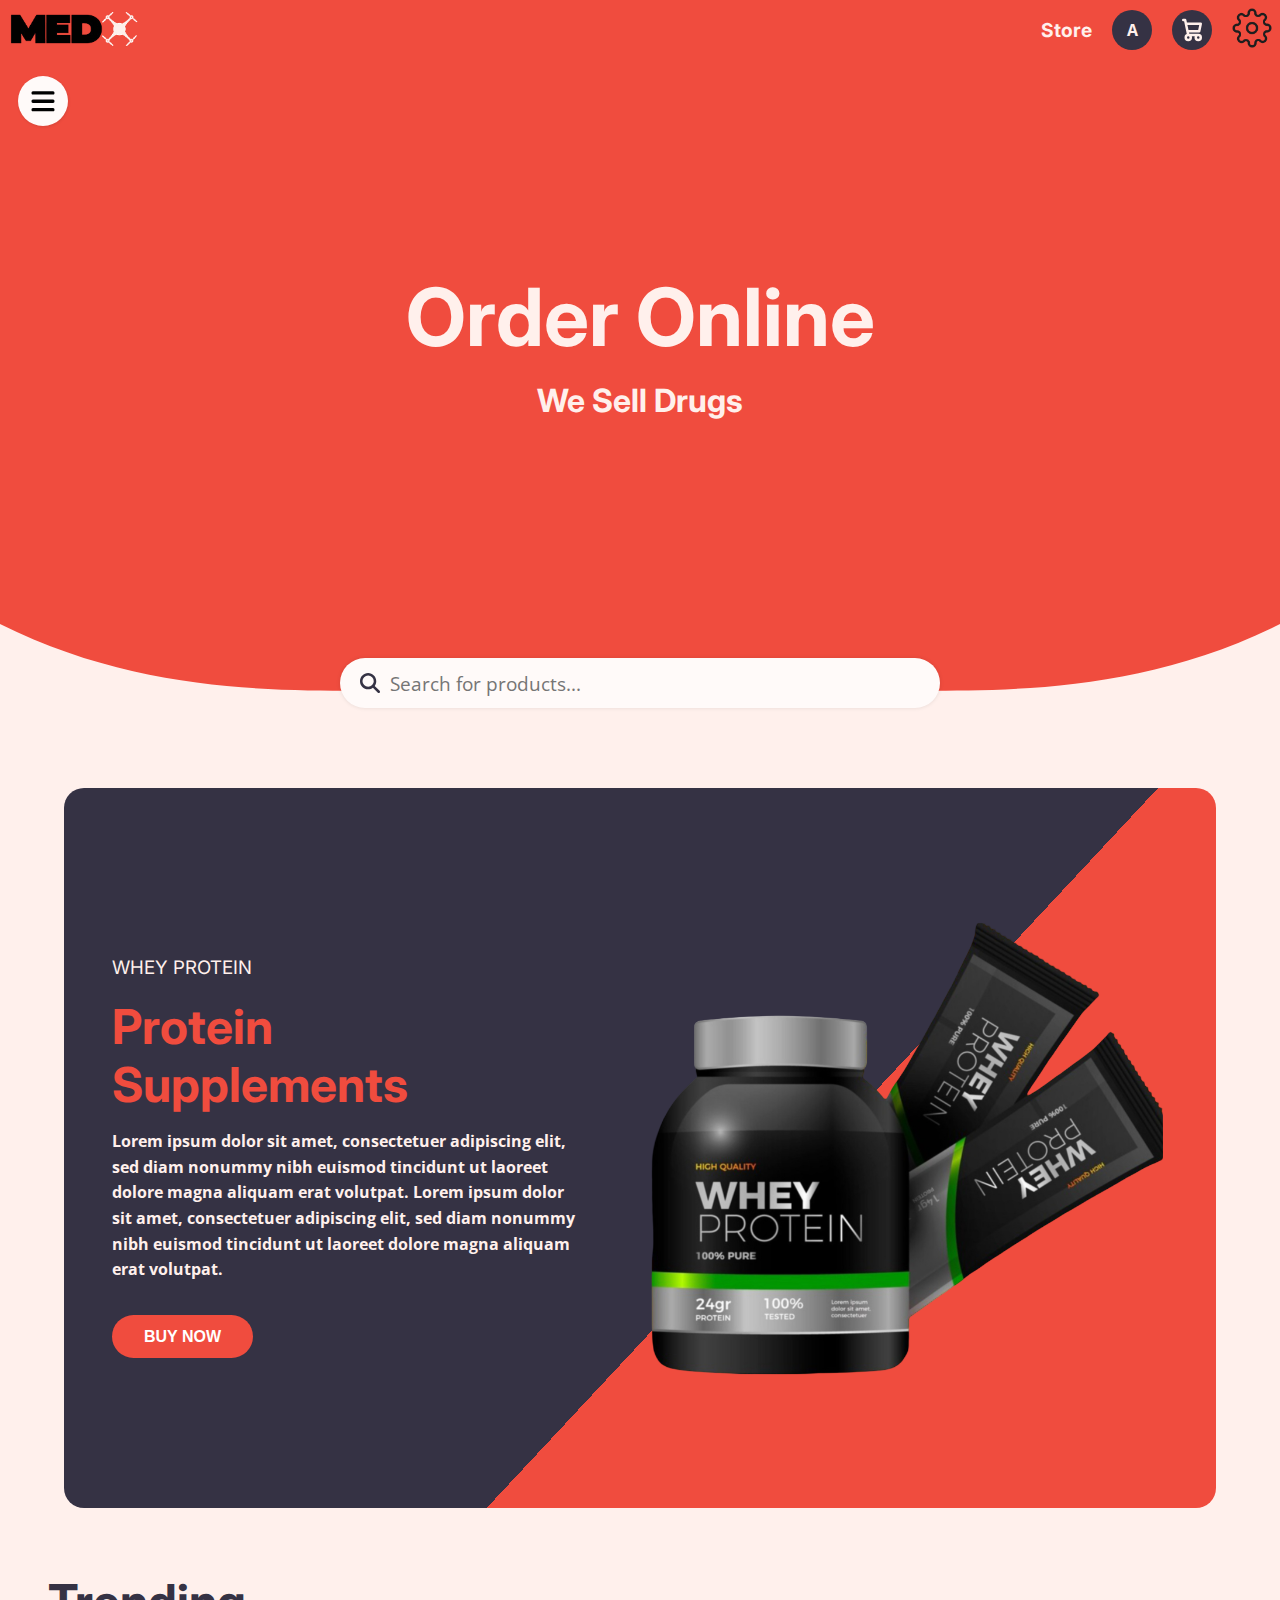
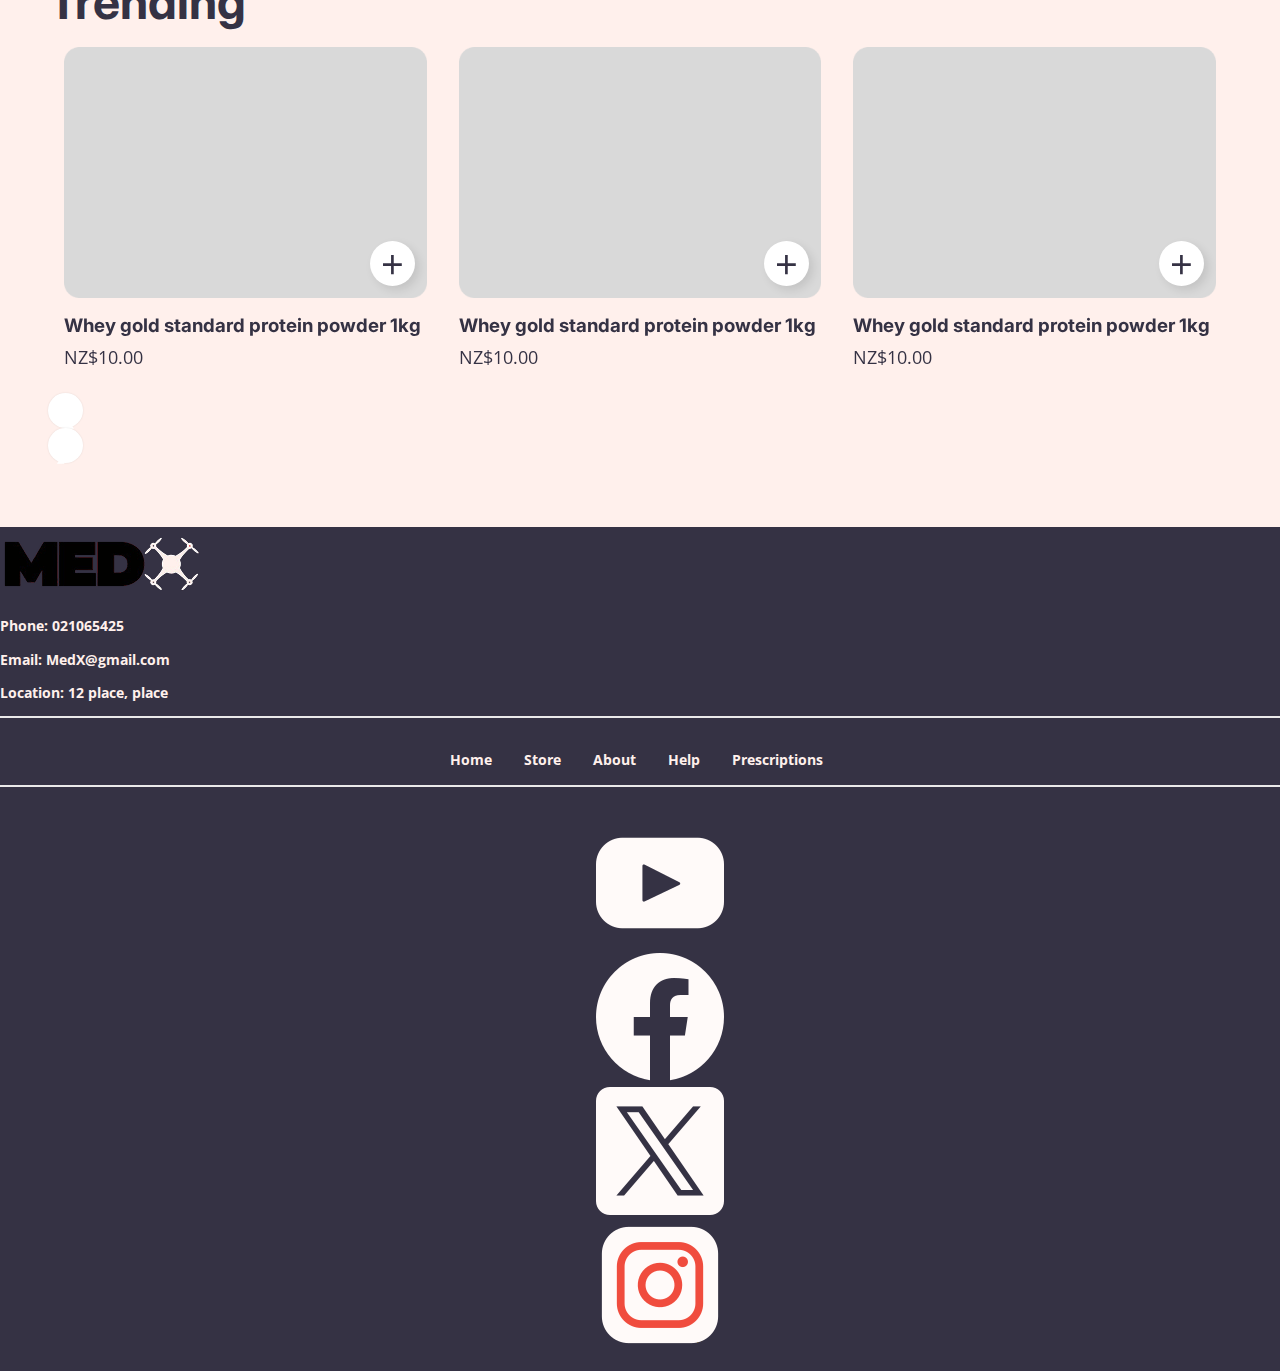
<file: store.html>
<!DOCTYPE html>
<html lang="en">
<head>
    <meta charset="UTF-8">
    <meta name="viewport" content="width=device-width, initial-scale=1.0">
    <title>MedX Website</title>
    <link rel="stylesheet" type = "text/css" href="styles/styles.css">
</head>
<body class="body">

    <header id = "top-nav-container">
        <div id = "logo-container">
            <img src="images/logo.png" alt="MedX Logo" id = "logo">
        </div>
        <div id = "desktop-nav">
            <ul>
                <li><a href = "store.html" class="nav-text">Store</a></li>
                <li>
                    <button class = "account-btn">
                        <a>A</a>
                    </button>
                </li>
                <li>
                    <div class = "cart-btn">
                        <svg class="cart-icon" aria-hidden="true" xmlns="http://www.w3.org/2000/svg" width="24" height="24" fill="none" viewBox="0 0 24 24">
                            <path stroke="currentColor" stroke-linecap="round" stroke-linejoin="round" stroke-width="2" 
                            d="M5 4h1.5L9 16m0 0h8m-8 0a2 2 0 1 0 0 4 2 2 0 0 0 0-4Zm8 0a2 2 0 1 0 0 4 2 2 0 0 0 0-4Zm-8.5-3h9.25L19 7H7.312"/>
                        </svg>
                    </div>
                </li>
                <li>
                    <div class = "settings-btn">
                        <img src="images/Settings.png" alt="Settings" class = "settings-icon">
                    </div>
                </li>
            </ul>
        </div>
        <div id = "mobile-nav" onclick="toggleMobileMenu(this)">
            <div class="bar1"></div>
            <div class="bar2"></div>
            <div class="bar3"></div>
            <ul class="mobile-menu">
                <li class="mobile-close-nav" onclick="toggleMobileMenu(this)">
                  <div class="bar1"></div>
                  <div class="bar2"></div>
                  <div class="bar3"></div>
                </li>
                <li><a href = "store.html">Store</a></li>
                <li>
                    <div class = "mobile-account-btn">
                        <a>A</a>
                    </div>
                </li>
                <li>
                    <div class = "mobile-cart-btn">
                        <svg class="cart-icon" aria-hidden="true" xmlns="http://www.w3.org/2000/svg" width="24" height="24" fill="none" viewBox="0 0 24 24">
                            <path stroke="currentColor" stroke-linecap="round" stroke-linejoin="round" stroke-width="2" 
                            d="M5 4h1.5L9 16m0 0h8m-8 0a2 2 0 1 0 0 4 2 2 0 0 0 0-4Zm8 0a2 2 0 1 0 0 4 2 2 0 0 0 0-4Zm-8.5-3h9.25L19 7H7.312"/>
                        </svg>
                    </div>
                </li>
                <li>
                    <div class = "settings-btn">
                        <img src="images/Settings.png" alt="Settings" class = "settings-icon">
                    </div>
                </li>
            </ul>
        </div>
    </header>

    <div class="banner">
        <div class="banner-content">
          <h1>Order Online</h1>
          <p>We Sell Drugs</p>
        </div>
        <svg class="bottom-curve" viewBox="0 0 1440 150" preserveAspectRatio="none">
            <path d="
              M0,0 
              C150,100 300,100 400,100 
              L1040,100 
              C1140,100 1290,100 1440,0 
              L1440,150 L0,150 Z" 
            fill='#FFF0EC'/>
        </svg>
        <div class="search-bar-container">
            <div class="search-bar">
                <input type="text" placeholder="Search for products..." class="search-input">
                <svg xmlns="http://www.w3.org/2000/svg" viewBox="0 0 512 512" fill="currentColor"><!--!Font Awesome Free 6.7.2 by @fontawesome - https://fontawesome.com License - https://fontawesome.com/license/free Copyright 2025 Fonticons, Inc.--><path d="M416 208c0 45.9-14.9 88.3-40 122.7L502.6 457.4c12.5 12.5 12.5 32.8 0 45.3s-32.8 12.5-45.3 0L330.7 376c-34.4 25.2-76.8 40-122.7 40C93.1 416 0 322.9 0 208S93.1 0 208 0S416 93.1 416 208zM208 352a144 144 0 1 0 0-288 144 144 0 1 0 0 288z"/></svg>
            </div>
        </div>
    </div>

    <div class="category-sidebar">
        <button class="category-close-btn" onclick="toggleSideBar()">
            <svg xmlns="http://www.w3.org/2000/svg" width="16" height="16" fill="currentColor" class="bi bi-x" viewBox="0 0 16 16">
                <path d="M4.646 4.646a.5.5 0 0 1 .708 0L8 7.293l2.646-2.647a.5.5 0 0 1 .708.708L8.707 8l2.647 2.646a.5.5 0 0 1-.708.708L8 8.707l-2.646 2.647a.5.5 0 0 1-.708-.708L7.293 8 4.646 5.354a.5.5 0 0 1 0-.708"/>
            </svg>
        </button>
        <div class="category-buttons">
            <button class="category-button active" onclick="goToMenu()">
                <svg xmlns="http://www.w3.org/2000/svg" fill="currentColor" viewBox="0 0 576 512"><!--!Font Awesome Free 6.7.2 by @fontawesome - https://fontawesome.com License - https://fontawesome.com/license/free Copyright 2025 Fonticons, Inc.--><path d="M575.8 255.5c0 18-15 32.1-32 32.1l-32 0 .7 160.2c0 2.7-.2 5.4-.5 8.1l0 16.2c0 22.1-17.9 40-40 40l-16 0c-1.1 0-2.2 0-3.3-.1c-1.4 .1-2.8 .1-4.2 .1L416 512l-24 0c-22.1 0-40-17.9-40-40l0-24 0-64c0-17.7-14.3-32-32-32l-64 0c-17.7 0-32 14.3-32 32l0 64 0 24c0 22.1-17.9 40-40 40l-24 0-31.9 0c-1.5 0-3-.1-4.5-.2c-1.2 .1-2.4 .2-3.6 .2l-16 0c-22.1 0-40-17.9-40-40l0-112c0-.9 0-1.9 .1-2.8l0-69.7-32 0c-18 0-32-14-32-32.1c0-9 3-17 10-24L266.4 8c7-7 15-8 22-8s15 2 21 7L564.8 231.5c8 7 12 15 11 24z"/></svg>
                <p>Menu</p>
            </button>
            <button class="category-button" onclick="goToCategory('Pain Killers')">
                <svg xmlns="http://www.w3.org/2000/svg" fill="currentColor" viewBox="0 0 576 512"><!--!Font Awesome Free 6.7.2 by @fontawesome - https://fontawesome.com License - https://fontawesome.com/license/free Copyright 2025 Fonticons, Inc.--><path d="M64 144c0-26.5 21.5-48 48-48s48 21.5 48 48l0 112-96 0 0-112zM0 144L0 368c0 61.9 50.1 112 112 112s112-50.1 112-112l0-178.4c1.8 19.1 8.2 38 19.8 54.8L372.3 431.7c35.5 51.7 105.3 64.3 156 28.1s63-107.5 27.5-159.2L427.3 113.3C391.8 61.5 321.9 49 271.3 85.2c-28 20-44.3 50.8-47.3 83l0-24.2c0-61.9-50.1-112-112-112S0 82.1 0 144zm296.6 64.2c-16-23.3-10-55.3 11.9-71c21.2-15.1 50.5-10.3 66 12.2l67 97.6L361.6 303l-65-94.8zM491 407.7c-.8 .6-1.6 1.1-2.4 1.6l4-2.8c-.5 .4-1 .8-1.6 1.2z"/></svg>
                <p>Pain Killers</p>
            </button>
            <button class="category-button" onclick="goToCategory('Health')">
                <svg xmlns="http://www.w3.org/2000/svg" fill="currentColor" viewBox="0 0 512 512"><!--!Font Awesome Free 6.7.2 by @fontawesome - https://fontawesome.com License - https://fontawesome.com/license/free Copyright 2025 Fonticons, Inc.--><path d="M47.6 300.4L228.3 469.1c7.5 7 17.4 10.9 27.7 10.9s20.2-3.9 27.7-10.9L464.4 300.4c30.4-28.3 47.6-68 47.6-109.5v-5.8c0-69.9-50.5-129.5-119.4-141C347 36.5 300.6 51.4 268 84L256 96 244 84c-32.6-32.6-79-47.5-124.6-39.9C50.5 55.6 0 115.2 0 185.1v5.8c0 41.5 17.2 81.2 47.6 109.5z"/></svg>
                <p>Health</p>
            </button>
            <button class="category-button" onclick="goToCategory('Fitness')">
                <svg xmlns="http://www.w3.org/2000/svg" fill="currentColor" viewBox="0 0 640 512"><!--!Font Awesome Free 6.7.2 by @fontawesome - https://fontawesome.com License - https://fontawesome.com/license/free Copyright 2025 Fonticons, Inc.--><path d="M96 64c0-17.7 14.3-32 32-32l32 0c17.7 0 32 14.3 32 32l0 160 0 64 0 160c0 17.7-14.3 32-32 32l-32 0c-17.7 0-32-14.3-32-32l0-64-32 0c-17.7 0-32-14.3-32-32l0-64c-17.7 0-32-14.3-32-32s14.3-32 32-32l0-64c0-17.7 14.3-32 32-32l32 0 0-64zm448 0l0 64 32 0c17.7 0 32 14.3 32 32l0 64c17.7 0 32 14.3 32 32s-14.3 32-32 32l0 64c0 17.7-14.3 32-32 32l-32 0 0 64c0 17.7-14.3 32-32 32l-32 0c-17.7 0-32-14.3-32-32l0-160 0-64 0-160c0-17.7 14.3-32 32-32l32 0c17.7 0 32 14.3 32 32zM416 224l0 64-192 0 0-64 192 0z"/></svg>
                <p>Fitness</p>
            </button>
            <button class="category-button" onclick="goToCategory('Prescriptions')">
                <svg xmlns="http://www.w3.org/2000/svg" fill="currentColor" viewBox="0 0 384 512"><!--!Font Awesome Free 6.7.2 by @fontawesome - https://fontawesome.com License - https://fontawesome.com/license/free Copyright 2025 Fonticons, Inc.--><path d="M32 192h120c4.4 0 8 3.6 8 8v16c0 4.4-3.6 8-8 8H32v64h120c4.4 0 8 3.6 8 8v16c0 4.4-3.6 8-8 8H32v64h120c4.4 0 8 3.6 8 8v16c0 4.4-3.6 8-8 8H32v64c0 17.6 14.4 32 32 32h256c17.6 0 32-14.4 32-32V128H32v64zM360 0H24C10.8 0 0 10.8 0 24v48c0 13.2 10.8 24 24 24h336c13.2 0 24-10.8 24-24V24c0-13.2-10.8-24-24-24z"/></svg>
                <p>Prescription</p>
            </button>
            <button class="category-button" onclick="goToCategory('First Aid')">
                <svg xmlns="http://www.w3.org/2000/svg" fill="currentColor" viewBox="0 0 640 512"><!--!Font Awesome Free 6.7.2 by @fontawesome - https://fontawesome.com License - https://fontawesome.com/license/free Copyright 2025 Fonticons, Inc.--><path d="M0 48C0 21.5 21.5 0 48 0L368 0c26.5 0 48 21.5 48 48l0 48 50.7 0c17 0 33.3 6.7 45.3 18.7L589.3 192c12 12 18.7 28.3 18.7 45.3l0 18.7 0 32 0 64c17.7 0 32 14.3 32 32s-14.3 32-32 32l-32 0c0 53-43 96-96 96s-96-43-96-96l-128 0c0 53-43 96-96 96s-96-43-96-96l-16 0c-26.5 0-48-21.5-48-48L0 48zM416 256l128 0 0-18.7L466.7 160 416 160l0 96zM160 464a48 48 0 1 0 0-96 48 48 0 1 0 0 96zm368-48a48 48 0 1 0 -96 0 48 48 0 1 0 96 0zM176 80l0 48-48 0c-8.8 0-16 7.2-16 16l0 32c0 8.8 7.2 16 16 16l48 0 0 48c0 8.8 7.2 16 16 16l32 0c8.8 0 16-7.2 16-16l0-48 48 0c8.8 0 16-7.2 16-16l0-32c0-8.8-7.2-16-16-16l-48 0 0-48c0-8.8-7.2-16-16-16l-32 0c-8.8 0-16 7.2-16 16z"/></svg>
                <p>First Aid</p>
            </button>
            <button class="category-button" onclick="goToCategory('Pets')">
                <svg xmlns="http://www.w3.org/2000/svg" fill="currentColor" viewBox="0 0 512 512"><!--!Font Awesome Free 6.7.2 by @fontawesome - https://fontawesome.com License - https://fontawesome.com/license/free Copyright 2025 Fonticons, Inc.--><path d="M226.5 92.9c14.3 42.9-.3 86.2-32.6 96.8s-70.1-15.6-84.4-58.5s.3-86.2 32.6-96.8s70.1 15.6 84.4 58.5zM100.4 198.6c18.9 32.4 14.3 70.1-10.2 84.1s-59.7-.9-78.5-33.3S-2.7 179.3 21.8 165.3s59.7 .9 78.5 33.3zM69.2 401.2C121.6 259.9 214.7 224 256 224s134.4 35.9 186.8 177.2c3.6 9.7 5.2 20.1 5.2 30.5l0 1.6c0 25.8-20.9 46.7-46.7 46.7c-11.5 0-22.9-1.4-34-4.2l-88-22c-15.3-3.8-31.3-3.8-46.6 0l-88 22c-11.1 2.8-22.5 4.2-34 4.2C84.9 480 64 459.1 64 433.3l0-1.6c0-10.4 1.6-20.8 5.2-30.5zM421.8 282.7c-24.5-14-29.1-51.7-10.2-84.1s54-47.3 78.5-33.3s29.1 51.7 10.2 84.1s-54 47.3-78.5 33.3zM310.1 189.7c-32.3-10.6-46.9-53.9-32.6-96.8s52.1-69.1 84.4-58.5s46.9 53.9 32.6 96.8s-52.1 69.1-84.4 58.5z"/></svg>
                <p>Pets</p>
            </button>
            <button class="category-button" onclick="goToCategory('Medical Devices')">
                <svg xmlns="http://www.w3.org/2000/svg" fill="currentColor" viewBox="0 0 576 512"><!--!Font Awesome Free 6.7.2 by @fontawesome - https://fontawesome.com License - https://fontawesome.com/license/free Copyright 2025 Fonticons, Inc.--><path d="M142.4 21.9c5.6 16.8-3.5 34.9-20.2 40.5L96 71.1 96 192c0 53 43 96 96 96s96-43 96-96l0-120.9-26.1-8.7c-16.8-5.6-25.8-23.7-20.2-40.5s23.7-25.8 40.5-20.2l26.1 8.7C334.4 19.1 352 43.5 352 71.1L352 192c0 77.2-54.6 141.6-127.3 156.7C231 404.6 278.4 448 336 448c61.9 0 112-50.1 112-112l0-70.7c-28.3-12.3-48-40.5-48-73.3c0-44.2 35.8-80 80-80s80 35.8 80 80c0 32.8-19.7 61-48 73.3l0 70.7c0 97.2-78.8 176-176 176c-92.9 0-168.9-71.9-175.5-163.1C87.2 334.2 32 269.6 32 192L32 71.1c0-27.5 17.6-52 43.8-60.7l26.1-8.7c16.8-5.6 34.9 3.5 40.5 20.2zM480 224a32 32 0 1 0 0-64 32 32 0 1 0 0 64z"/></svg>
                <p>Med Devices</p>
            </button>
        </div>
    </div>

    <div class="sidebar-btn">
        <button class="category-sidebar-toggle" onclick="toggleSideBar()">
            <svg xmlns="http://www.w3.org/2000/svg" viewBox="0 0 448 512"><!--!Font Awesome Free 6.7.2 by @fontawesome - https://fontawesome.com License - https://fontawesome.com/license/free Copyright 2025 Fonticons, Inc.--><path d="M0 96C0 78.3 14.3 64 32 64l384 0c17.7 0 32 14.3 32 32s-14.3 32-32 32L32 128C14.3 128 0 113.7 0 96zM0 256c0-17.7 14.3-32 32-32l384 0c17.7 0 32 14.3 32 32s-14.3 32-32 32L32 288c-17.7 0-32-14.3-32-32zM448 416c0 17.7-14.3 32-32 32L32 448c-17.7 0-32-14.3-32-32s14.3-32 32-32l384 0c17.7 0 32 14.3 32 32z"/></svg>
        </button>
    </div>

    <div class="store-content">
        <div class = "promo-section-container">
            <div class="promo-section">
                <div class="promo-text">
                    <h3>WHEY PROTEIN</h3>
                    <h1><span class="highlight">Protein</span><br><span class="highlight orange">Supplements</span></h1>
                    <p>
                    Lorem ipsum dolor sit amet, consectetuer adipiscing elit, sed diam nonummy nibh euismod tincidunt ut laoreet dolore magna aliquam erat volutpat.
                    Lorem ipsum dolor sit amet, consectetuer adipiscing elit, sed diam nonummy nibh euismod tincidunt ut laoreet dolore magna aliquam erat volutpat.
                    </p>
                    <button class="buy-btn">BUY NOW</button>
                </div>
                <div class="promo-image">
                    <img src="/images/protein-banner-2.png" alt="Protein Product">
                </div>
            </div>
        </div>

        <div class = "carousel-container store-carousel">
            <h2>Trending</h2>
            <div class="carousel-background">
                <div class = "carousel-content store-carousel-content">
                    <div class = "carousel-slide multi-slide">
                        <div class="carousel-slide-content">
                            <div class = "product-image">
                                <img src="images/image_template.png" alt="Product 1">
                                <button class = "add-to-cart-btn">+</button>
                            </div>
                            <div class = "product-text carousel-text">
                                <h3>Whey gold standard protein powder 1kg</h3>
                                <p>NZ$10.00</p>
                            </div>
                        </div>
                    </div>
                    <div class = "carousel-slide multi-slide">
                        <div class="carousel-slide-content">
                            <div class = "product-image">
                                <img src="images/image_template.png" alt="Product 1">
                                <button class = "add-to-cart-btn">+</button>
                            </div>
                            <div class = "product-text carousel-text">
                                <h3>Whey gold standard protein powder 1kg</h3>
                                <p>NZ$10.00</p>
                            </div>
                        </div>
                    </div>
                    <div class = "carousel-slide multi-slide">
                        <div class="carousel-slide-content">
                            <div class = "product-image">
                                <img src="images/image_template.png" alt="Product 1">
                                <button class = "add-to-cart-btn">+</button>
                            </div>
                            <div class = "product-text carousel-text">
                                <h3>Whey gold standard protein powder 1kg</h3>
                                <p>NZ$10.00</p>
                            </div>
                        </div>
                    </div>
                    <div class = "carousel-slide multi-slide">
                        <div class="carousel-slide-content">
                            <div class = "product-image">
                                <img src="images/image_template.png" alt="Product 1">
                                <button class = "add-to-cart-btn">+</button>
                            </div>
                            <div class = "product-text carousel-text">
                                <h3>Whey gold standard protein powder 1kg</h3>
                                <p>NZ$10.00</p>
                            </div>
                        </div>
                    </div>
                    <div class = "carousel-slide multi-slide">
                        <div class="carousel-slide-content">
                            <div class = "product-image">
                                <img src="images/image_template.png" alt="Product 1">
                                <button class = "add-to-cart-btn">+</button>
                            </div>
                            <div class = "product-text carousel-text">
                                <h3>Whey gold standard protein powder 1kg</h3>
                                <p>NZ$10.00</p>
                            </div>
                        </div>
                    </div>
                    <div class = "carousel-slide multi-slide">
                        <div class="carousel-slide-content">
                            <div class = "product-image">
                                <img src="images/image_template.png" alt="Product 1">
                                <button class = "add-to-cart-btn">+</button>
                            </div>
                            <div class = "product-text carousel-text">
                                <h3>Whey gold standard protein powder 1kg</h3>
                                <p>NZ$10.00</p>
                            </div>
                        </div>
                    </div>
                    <div class = "carousel-slide multi-slide">
                        <div class="carousel-slide-content">
                            <div class = "product-image">
                                <img src="images/image_template.png" alt="Product 1">
                                <button class = "add-to-cart-btn">+</button>
                            </div>
                            <div class = "product-text carousel-text">
                                <h3>Whey gold standard protein powder 1kg</h3>
                                <p>NZ$10.00</p>
                            </div>
                        </div>
                    </div>
                    <div class = "carousel-slide multi-slide">
                        <div class="carousel-slide-content">
                            <div class = "product-image">
                                <img src="images/image_template.png" alt="Product 1">
                                <button class = "add-to-cart-btn">+</button>
                            </div>
                            <div class = "product-text carousel-text">
                                <h3>Whey gold standard protein powder 1kg</h3>
                                <p>NZ$10.00</p>
                            </div>
                        </div>
                    </div>
                    <div class = "carousel-slide multi-slide">
                        <div class="carousel-slide-content">
                            <div class = "product-image">
                                <img src="images/image_template.png" alt="Product 1">
                                <button class = "add-to-cart-btn">+</button>
                            </div>
                            <div class = "product-text carousel-text">
                                <h3>Whey gold standard protein powder 1kg</h3>
                                <p>NZ$10.00</p>
                            </div>
                        </div>
                    </div>
                    <div class = "carousel-slide multi-slide">
                        <div class="carousel-slide-content">
                            <div class = "product-image">
                                <img src="images/image_template.png" alt="Product 1">
                                <button class = "add-to-cart-btn">+</button>
                            </div>
                            <div class = "product-text carousel-text">
                                <h3>Whey gold standard protein powder 1kg</h3>
                                <p>NZ$10.00</p>
                            </div>
                        </div>
                    </div>
                    <div class = "carousel-slide multi-slide">
                        <div class="carousel-slide-content">
                            <div class = "product-image">
                                <img src="images/image_template.png" alt="Product 1">
                                <button class = "add-to-cart-btn">+</button>
                            </div>
                            <div class = "product-text carousel-text">
                                <h3>Whey gold standard protein powder 1kg</h3>
                                <p>NZ$10.00</p>
                            </div>
                        </div>
                    </div>
                    <div class = "carousel-slide multi-slide">
                        <div class="carousel-slide-content">
                            <div class = "product-image">
                                <img src="images/image_template.png" alt="Product 1">
                                <button class = "add-to-cart-btn">+</button>
                            </div>
                            <div class = "product-text carousel-text">
                                <h3>Whey gold standard protein powder 1kg</h3>
                                <p>NZ$10.00</p>
                            </div>
                        </div>
                    </div>
                </div>
            </div>
            <button class = "carousel-btn prev">&#10094;</button>
            <button class = "carousel-btn next">&#10095;</button>
            <div class = "carousel-dots">
                
            </div>
        </div>
    </div>

    <div class="category-content">
        <h2>Category</h2>
        <div class = "category-product-container">
            <div class = "category-product">
                <div class = "product-image">
                    <img src="images/image_template.png" alt="Product 1">
                    <button class = "add-to-cart-btn">+</button>
                </div>
                <div class = "product-text">
                    <h3>Whey gold standard protein powder 1kg</h3>
                    <p>NZ$10.00</p>
                </div>
            </div>
            <div class = "category-product">
                <div class = "product-image">
                    <img src="images/image_template.png" alt="Product 1">
                    <button class = "add-to-cart-btn">+</button>
                </div>
                <div class = "product-text">
                    <h3>Whey gold standard protein powder 1kg</h3>
                    <p>NZ$10.00</p>
                </div>
            </div>
            <div class = "category-product">
                <div class = "product-image">
                    <img src="images/image_template.png" alt="Product 1">
                    <button class = "add-to-cart-btn">+</button>
                </div>
                <div class = "product-text">
                    <h3>Whey gold standard protein powder 1kg</h3>
                    <p>NZ$10.00</p>
                </div>
            </div>
            <div class = "category-product">
                <div class = "product-image">
                    <img src="images/image_template.png" alt="Product 1">
                    <button class = "add-to-cart-btn">+</button>
                </div>
                <div class = "product-text">
                    <h3>Whey gold standard protein powder 1kg</h3>
                    <p>NZ$10.00</p>
                </div>
            </div>
            <div class = "category-product">
                <div class = "product-image">
                    <img src="images/image_template.png" alt="Product 1">
                    <button class = "add-to-cart-btn">+</button>
                </div>
                <div class = "product-text">
                    <h3>Whey gold standard protein powder 1kg</h3>
                    <p>NZ$10.00</p>
                </div>
            </div>
            <div class = "category-product">
                <div class = "product-image">
                    <img src="images/image_template.png" alt="Product 1">
                    <button class = "add-to-cart-btn">+</button>
                </div>
                <div class = "product-text">
                    <h3>Whey gold standard protein powder 1kg</h3>
                    <p>NZ$10.00</p>
                </div>
            </div>
            <div class = "category-product">
                <div class = "product-image">
                    <img src="images/image_template.png" alt="Product 1">
                    <button class = "add-to-cart-btn">+</button>
                </div>
                <div class = "product-text">
                    <h3>Whey gold standard protein powder 1kg</h3>
                    <p>NZ$10.00</p>
                </div>
            </div>
            <div class = "category-product">
                <div class = "product-image">
                    <img src="images/image_template.png" alt="Product 1">
                    <button class = "add-to-cart-btn">+</button>
                </div>
                <div class = "product-text">
                    <h3>Whey gold standard protein powder 1kg</h3>
                    <p>NZ$10.00</p>
                </div>
            </div>
            <div class = "category-product">
                <div class = "product-image">
                    <img src="images/image_template.png" alt="Product 1">
                    <button class = "add-to-cart-btn">+</button>
                </div>
                <div class = "product-text">
                    <h3>Whey gold standard protein powder 1kg</h3>
                    <p>NZ$10.00</p>
                </div>
            </div>
            <div class = "category-product">
                <div class = "product-image">
                    <img src="images/image_template.png" alt="Product 1">
                    <button class = "add-to-cart-btn">+</button>
                </div>
                <div class = "product-text">
                    <h3>Whey gold standard protein powder 1kg</h3>
                    <p>NZ$10.00</p>
                </div>
            </div>
            <div class = "category-product">
                <div class = "product-image">
                    <img src="images/image_template.png" alt="Product 1">
                    <button class = "add-to-cart-btn">+</button>
                </div>
                <div class = "product-text">
                    <h3>Whey gold standard protein powder 1kg</h3>
                    <p>NZ$10.00</p>
                </div>
            </div>
            <div class = "category-product">
                <div class = "product-image">
                    <img src="images/image_template.png" alt="Product 1">
                    <button class = "add-to-cart-btn">+</button>
                </div>
                <div class = "product-text">
                    <h3>Whey gold standard protein powder 1kg</h3>
                    <p>NZ$10.00</p>
                </div>
            </div>
        </div>
    </div>

    <footer id = "footer">
        <div class="footer-content">
            <div class="footer-contact">
                <img src="images/logo.png" alt="MedX Logo" id = "footer-logo-img">
                <p>Phone: 021065425</p>
                <p>Email: MedX@gmail.com</p>
                <p>Location: 12 place, place</p>
            </div>
            <div class = "bar-break"></div>
            <div class="footer-links">
                <ul>
                    <li><a href="#">Home</a></li>
                    <li><a href="#">Store</a></li>
                    <li><a href="#">About</a></li>
                    <li><a href="#">Help</a></li>
                    <li><a href="#">Prescriptions</a></li>
                </ul>
            </div>
            <div class = "bar-break"></div>
            <div class="footer-socials">
                <ul>
                    <li><a href="#"><img src="images/youtube3.png" alt="Youtube"></a></li>
                    <li><a href="#"><img src="images/facebook3.png" alt="Facebook"></a></li>
                    <li><a href="#"><img src="images/twitter3.png" alt="Twitter"></a></li>
                    <li><a href="#"><img src="images/instagram3.png" alt="Instagram"></a></li>
                </ul>
            </div>
        </div>
    </footer>
    <script src="main.js"></script>
</body>
</html>
</file>
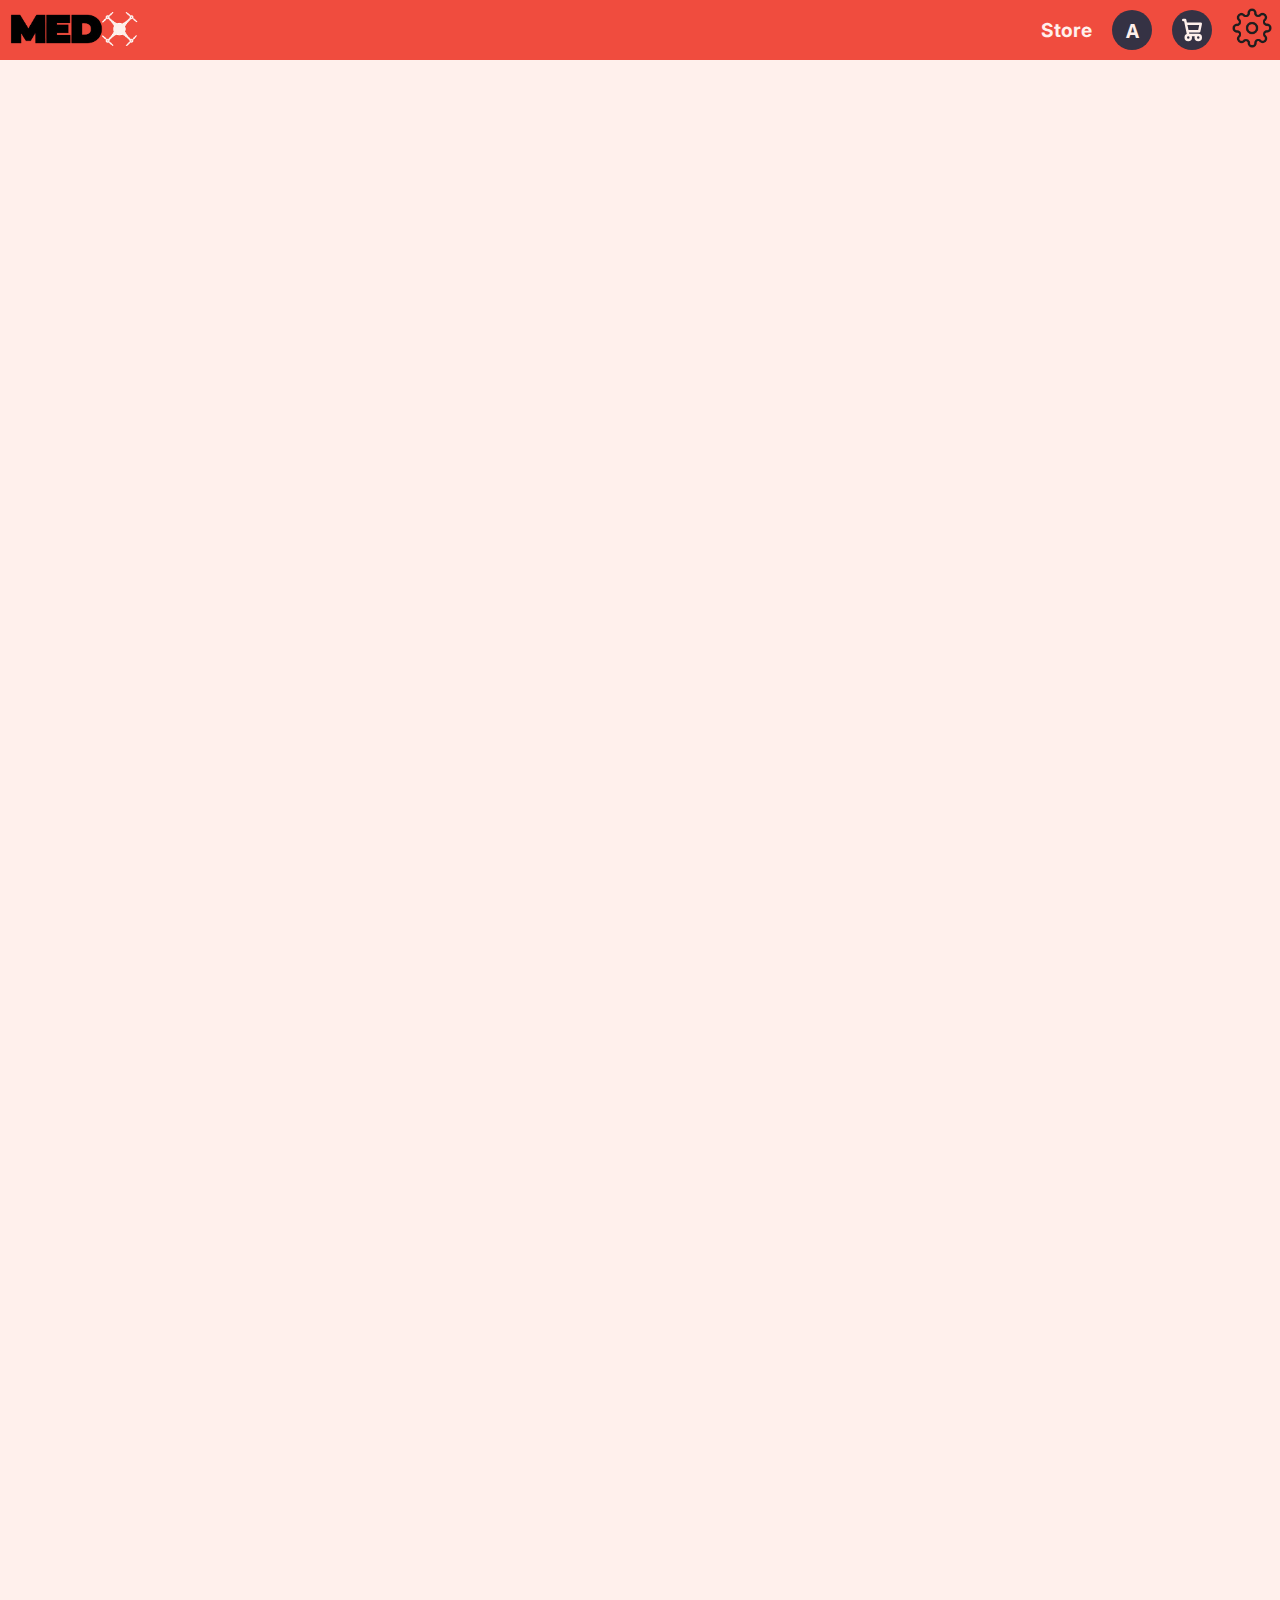
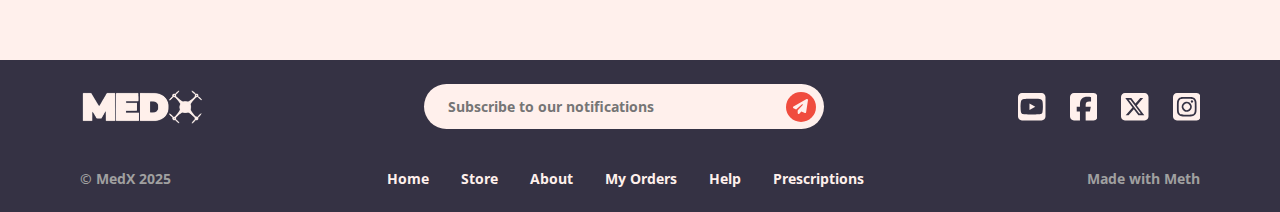
<file: template.html>
<!DOCTYPE html>
<html lang="en">
<head>
    <meta charset="UTF-8">
    <meta name="viewport" content="width=device-width, initial-scale=1.0">
    <title>MedX Website</title>
    <link rel="stylesheet" type = "text/css" href="styles/styles.css">
</head>
<body>
    <header id = "top-nav-container">
        <div id = "logo-container">
            <img src="images/logo.png" alt="MedX Logo" id = "logo">
        </div>
        <div id = "desktop-nav">
            <ul>
                <li><a href = "store.html" class="nav-text">Store</a></li>
                <li>
                    <div class = "account-btn">
                        <a>A</a>
                    </div>
                </li>
                <li>
                    <div class = "cart-btn">
                        <svg class="cart-icon" aria-hidden="true" xmlns="http://www.w3.org/2000/svg" width="24" height="24" fill="none" viewBox="0 0 24 24">
                            <path stroke="currentColor" stroke-linecap="round" stroke-linejoin="round" stroke-width="2" 
                            d="M5 4h1.5L9 16m0 0h8m-8 0a2 2 0 1 0 0 4 2 2 0 0 0 0-4Zm8 0a2 2 0 1 0 0 4 2 2 0 0 0 0-4Zm-8.5-3h9.25L19 7H7.312"/>
                        </svg>
                    </div>
                </li>
                <li>
                    <div class = "settings-btn">
                        <img src="images/Settings.png" alt="Settings" class = "settings-icon">
                    </div>
                </li>
            </ul>
        </div>
        <div id = "mobile-nav" onclick="toggleMobileMenu(this)">
            <div class="bar1"></div>
            <div class="bar2"></div>
            <div class="bar3"></div>
            <ul class="mobile-menu">
                <li class="mobile-close-nav" onclick="toggleMobileMenu(this)">
                  <div class="bar1"></div>
                  <div class="bar2"></div>
                  <div class="bar3"></div>
                </li>
                <li><a href = "store.html">Store</a></li>
                <li>
                    <div class = "mobile-account-btn">
                        <a>A</a>
                    </div>
                </li>
                <li>
                    <div class = "mobile-cart-btn">
                        <svg class="cart-icon" aria-hidden="true" xmlns="http://www.w3.org/2000/svg" width="24" height="24" fill="none" viewBox="0 0 24 24">
                            <path stroke="currentColor" stroke-linecap="round" stroke-linejoin="round" stroke-width="2" 
                            d="M5 4h1.5L9 16m0 0h8m-8 0a2 2 0 1 0 0 4 2 2 0 0 0 0-4Zm8 0a2 2 0 1 0 0 4 2 2 0 0 0 0-4Zm-8.5-3h9.25L19 7H7.312"/>
                        </svg>
                    </div>
                </li>
                <li>
                    <div class = "settings-btn">
                        <img src="images/Settings.png" alt="Settings" class = "settings-icon">
                    </div>
                </li>
            </ul>
        </div>
    </header>
    
    <div class = "break"></div>

    <footer id = "footer">
        <div class="footer-content">
            <div class="footer-top">
                <div class="footer-logo">
                    <img src="images/footer-logo.png" alt="logo">
                </div>
                <div class="email-subscription">
                    <input type="email" placeholder="Subscribe to our notifications" class="email-input">
                    <div class="subscribe-button" onclick="subscribe(self)">
                        <svg class="subscribe-icon"xmlns="http://www.w3.org/2000/svg" fill="currentColor" viewBox="0 0 512 512"><!--!Font Awesome Free 6.7.2 by @fontawesome - https://fontawesome.com License - https://fontawesome.com/license/free Copyright 2025 Fonticons, Inc.--><path d="M498.1 5.6c10.1 7 15.4 19.1 13.5 31.2l-64 416c-1.5 9.7-7.4 18.2-16 23s-18.9 5.4-28 1.6L284 427.7l-68.5 74.1c-8.9 9.7-22.9 12.9-35.2 8.1S160 493.2 160 480l0-83.6c0-4 1.5-7.8 4.2-10.8L331.8 202.8c5.8-6.3 5.6-16-.4-22s-15.7-6.4-22-.7L106 360.8 17.7 316.6C7.1 311.3 .3 300.7 0 288.9s5.9-22.8 16.1-28.7l448-256c10.7-6.1 23.9-5.5 34 1.4z"/></svg>
                    </div>
                </div>
                <div class="footer-socials">
                    <svg xmlns="http://www.w3.org/2000/svg" fill="currentColor" viewBox="0 0 448 512"><!--!Font Awesome Free 6.7.2 by @fontawesome - https://fontawesome.com License - https://fontawesome.com/license/free Copyright 2025 Fonticons, Inc.--><path d="M282 256.2l-95.2-54.1V310.3L282 256.2zM384 32H64C28.7 32 0 60.7 0 96V416c0 35.3 28.7 64 64 64H384c35.3 0 64-28.7 64-64V96c0-35.3-28.7-64-64-64zm14.4 136.1c7.6 28.6 7.6 88.2 7.6 88.2s0 59.6-7.6 88.1c-4.2 15.8-16.5 27.7-32.2 31.9C337.9 384 224 384 224 384s-113.9 0-142.2-7.6c-15.7-4.2-28-16.1-32.2-31.9C42 315.9 42 256.3 42 256.3s0-59.7 7.6-88.2c4.2-15.8 16.5-28.2 32.2-32.4C110.1 128 224 128 224 128s113.9 0 142.2 7.7c15.7 4.2 28 16.6 32.2 32.4z"/></svg>
                    <svg xmlns="http://www.w3.org/2000/svg" fill="currentColor" viewBox="0 0 448 512"><!--!Font Awesome Free 6.7.2 by @fontawesome - https://fontawesome.com License - https://fontawesome.com/license/free Copyright 2025 Fonticons, Inc.--><path d="M64 32C28.7 32 0 60.7 0 96V416c0 35.3 28.7 64 64 64h98.2V334.2H109.4V256h52.8V222.3c0-87.1 39.4-127.5 125-127.5c16.2 0 44.2 3.2 55.7 6.4V172c-6-.6-16.5-1-29.6-1c-42 0-58.2 15.9-58.2 57.2V256h83.6l-14.4 78.2H255V480H384c35.3 0 64-28.7 64-64V96c0-35.3-28.7-64-64-64H64z"/></svg>
                    <svg xmlns="http://www.w3.org/2000/svg" fill="currentColor" viewBox="0 0 448 512"><!--!Font Awesome Free 6.7.2 by @fontawesome - https://fontawesome.com License - https://fontawesome.com/license/free Copyright 2025 Fonticons, Inc.--><path d="M64 32C28.7 32 0 60.7 0 96V416c0 35.3 28.7 64 64 64H384c35.3 0 64-28.7 64-64V96c0-35.3-28.7-64-64-64H64zm297.1 84L257.3 234.6 379.4 396H283.8L209 298.1 123.3 396H75.8l111-126.9L69.7 116h98l67.7 89.5L313.6 116h47.5zM323.3 367.6L153.4 142.9H125.1L296.9 367.6h26.3z"/></svg>
                    <svg xmlns="http://www.w3.org/2000/svg" fill="currentColor" viewBox="0 0 448 512"><!--!Font Awesome Free 6.7.2 by @fontawesome - https://fontawesome.com License - https://fontawesome.com/license/free Copyright 2025 Fonticons, Inc.--><path d="M194.4 211.7a53.3 53.3 0 1 0 59.3 88.7 53.3 53.3 0 1 0 -59.3-88.7zm142.3-68.4c-5.2-5.2-11.5-9.3-18.4-12c-18.1-7.1-57.6-6.8-83.1-6.5c-4.1 0-7.9 .1-11.2 .1c-3.3 0-7.2 0-11.4-.1c-25.5-.3-64.8-.7-82.9 6.5c-6.9 2.7-13.1 6.8-18.4 12s-9.3 11.5-12 18.4c-7.1 18.1-6.7 57.7-6.5 83.2c0 4.1 .1 7.9 .1 11.1s0 7-.1 11.1c-.2 25.5-.6 65.1 6.5 83.2c2.7 6.9 6.8 13.1 12 18.4s11.5 9.3 18.4 12c18.1 7.1 57.6 6.8 83.1 6.5c4.1 0 7.9-.1 11.2-.1c3.3 0 7.2 0 11.4 .1c25.5 .3 64.8 .7 82.9-6.5c6.9-2.7 13.1-6.8 18.4-12s9.3-11.5 12-18.4c7.2-18 6.8-57.4 6.5-83c0-4.2-.1-8.1-.1-11.4s0-7.1 .1-11.4c.3-25.5 .7-64.9-6.5-83l0 0c-2.7-6.9-6.8-13.1-12-18.4zm-67.1 44.5A82 82 0 1 1 178.4 324.2a82 82 0 1 1 91.1-136.4zm29.2-1.3c-3.1-2.1-5.6-5.1-7.1-8.6s-1.8-7.3-1.1-11.1s2.6-7.1 5.2-9.8s6.1-4.5 9.8-5.2s7.6-.4 11.1 1.1s6.5 3.9 8.6 7s3.2 6.8 3.2 10.6c0 2.5-.5 5-1.4 7.3s-2.4 4.4-4.1 6.2s-3.9 3.2-6.2 4.2s-4.8 1.5-7.3 1.5l0 0c-3.8 0-7.5-1.1-10.6-3.2zM448 96c0-35.3-28.7-64-64-64H64C28.7 32 0 60.7 0 96V416c0 35.3 28.7 64 64 64H384c35.3 0 64-28.7 64-64V96zM357 389c-18.7 18.7-41.4 24.6-67 25.9c-26.4 1.5-105.6 1.5-132 0c-25.6-1.3-48.3-7.2-67-25.9s-24.6-41.4-25.8-67c-1.5-26.4-1.5-105.6 0-132c1.3-25.6 7.1-48.3 25.8-67s41.5-24.6 67-25.8c26.4-1.5 105.6-1.5 132 0c25.6 1.3 48.3 7.1 67 25.8s24.6 41.4 25.8 67c1.5 26.3 1.5 105.4 0 131.9c-1.3 25.6-7.1 48.3-25.8 67z"/></svg>
                </div>
            </div>
            
            <div class="footer-bottom">
                <p>&copy; MedX 2025</p>
                <div class="footer-links">
                    <ul>
                        <li><a href="index.html">Home</a></li>
                        <li><a href="store.html">Store</a></li>
                        <li><a href="about.html">About</a></li>
                        <li><a href="order-tracking.html">My Orders</a></li>
                        <li><a href="#">Help</a></li>
                        <li><a href="#">Prescriptions</a></li>
                    </ul>
                </div>
                <p>Made with Meth</p>
            </div>
        </div>
    </footer>
    <script src="main.js"></script>
</body>
</html>
</file>
<file: styles/styles.css>
@import url('https://fonts.googleapis.com/css2?family=Open+Sans&display=swap');
@import url('https://fonts.googleapis.com/css2?family=Inter:wght@400;500;600&display=swap');


:root {
    --primary-color: #FFF0EC;
    --accent1-color: #353244;
    --accent2-color: #F04C3E;
    --font-header: 'Inter', sans-serif;
    --font-text: 'Open Sans', sans-serif;
}

html {
    height: 100%;
    width: 100%;
    padding: 0;
    margin: 0;
    scroll-behavior: smooth;
    user-select: none;
}
  
body {
    background-color: var(--primary-color);
    padding: 0;
    margin: 0;
    transition: margin-left 0.3 ease;
    overflow-x: hidden;
}

body.no-scroll {
    overflow: hidden;
}

header {
    background-color: var(--accent2-color);
}
*,
*::after,
*::before {
    box-sizing: border-box;
}

input::-webkit-outer-spin-button,
input::-webkit-inner-spin-button {
  -webkit-appearance: none;
  margin: 0;
}

ul {
    list-style: none;
}

#top-nav-container{
    padding: 0;
    display: flex;
    justify-content: space-between;
    align-items: center;
    z-index: 1000;
    transition: top 0.3s ease-in-out; 
    background-color: var(--accent2-color);
    width: 100%;
    height: 60px;
}

#desktop-nav ul {
    display: flex;
    justify-content: space-between;
    align-items: center;
}

#desktop-nav {
    display: flex;
    justify-content: space-between;
    align-items: center;
    padding-right: 0.5rem;
}

#desktop-nav ul li{
    padding-left: 20px;
}

a, p{
    text-decoration: none;
    color: var(--primary-color);
    font-family: var(--font-text);
    font-weight: bold;
    font-size: 1.2em;
    transition: 0.3s;
}

a:hover{
    color: var(--accent1-color);
}

#logo{
    width: 100%;
    max-width: 140px;
    height: auto;
    padding-left: 0.5rem;
}

.sign-in-button{
    display: flex;
    justify-content: center;
    align-items: center;
    width: 90px;
    height: 42px;
    background-color: var(--accent1-color);
    border-radius: 50px;
    padding: 0.5rem 1rem;
    box-shadow: 0px 0px 4px rgba(0, 0, 0, 0.1);
    transition: 0.3s ease-in-out;
}

.sign-in-button:hover{
    transform: scale(1.05);
}

.account-btn a{
    color: var(--primary-color);
    border: none;
    font-size: 1.2em;
    cursor: pointer;
    font-family: 'open sans', sans-serif;
    font-weight: bold;
}

.cart-btn, .account-btn{
    background-color: var(--accent1-color);
    border: none;
    cursor: pointer;
    width: 40px;
    height: 40px;
    border-radius: 50%;
    display: flex;
    justify-content: center;
    align-items: center;
    transition: 0.3s;
}

.nav-text{
    transition: 0.3s;
    font-family: var(--font-header);
}

.nav-text:hover{
    transform: scale(1.1);
    color: var(--accent1-color);
}

.cart-btn svg{
    width: 100%;
    max-width: 30px;
    height: auto;
    color: var(--primary-color);
}

.settings-btn{
    transition: 0.3s;
}

.settings-btn img{
    width: 100%;
    max-width: 40px;
    height: auto;
}

.cart-btn:hover, .account-btn:hover, .settings-btn:hover{
    transform: scale(1.1);
}

#mobile-nav {
    display: none;
    padding-right: 0.5rem;
}


.bar1,
.bar2,
.bar3 {
  width: 35px;
  height: 5px;
  background-color: #353244;
  margin-top: 5px;
  transition: 0.4s;
  border-radius: 10px;
}

/* animation on hamburger icon, turns to and x on click */
.open .bar1 {
    -webkit-transform: rotate(-45deg) translate(-6px, 6px);
    transform: rotate(-45deg) translate(-6px, 6px);
    z-index: 20;
}
  
.open .bar2 {
    opacity: 0;
    z-index: 20;
}
  
.open .bar3 {
    -webkit-transform: rotate(45deg) translate(-10px, -15px);
    transform: rotate(45deg) translate(-10px, -15px);
    z-index: 20;
}

/* brings in mobile side nav menu when hamburger icon is clicked */
.open .mobile-menu {
    display: flex;
    flex-direction: column;
    align-items: center;
    justify-content: center;
}

.mobile-menu {
    display: none;
    background-color: rgba(0, 0, 0, 0.9);
    position: fixed;
    top: 0;
    left: 0;
    margin: 0;
    padding: 0;
    width: 100%;
    height: 100%;
    box-shadow: 3px 0px 2px rgba(0, 0, 0, 0.9);
    z-index: 20;
    animation: mobile-slide-in 0.3s ease-in-out;
}

.mobile-menu li {
    padding: 20px 0;
    font-size: 30px;
    color: var(--primary-color);
    font-family: var(--font-text);
    font-weight: bold;
}

.mobile-close-nav {
    position: absolute;
    top: 0;
    right: 1rem;
}

.mobile-account-btn a{
    color: #FFF0EC;
    border: none;
    font-size: 25px;
    cursor: pointer;
    font-family: var(--font-text);
    font-weight: bold;
}

.mobile-account-btn, .mobile-cart-btn{
    background-color: var(--accent2-color);
    border: none;
    cursor: pointer;
    width: 50px;
    height: 50px;
    border-radius: 50%;
    display: flex;
    justify-content: center;
    align-items: center;
}


@keyframes mobile-slide-in {
    from {
      transform: translateX(-100%);
    }
  
    to {
      transform: translateX(0);
    }
}

.sticky-nav {
    position: sticky;
    top: -25%;
    box-shadow: 0px 0px 4px rgba(0, 0, 0, 0.1);
    background-color: rgba(240, 76, 62, 0.3);
    backdrop-filter: blur(10px);
    -webkit-backdrop-filter: blur(10px); 
}

#top-nav-container:hover {
    top: 0;
}

h1 {
    font-size: 5em;
    font-weight: bolder;
    font-family: var(--font-header);
    margin: 0;
}

h2 {
    font-size: clamp(1.5em, 4vw, 3em);
    font-weight: bolder;
    font-family: var(--font-header);
    color: var(--primary-color);
    margin: 0;
}

h3{
    font-family: var(--font-header);
    font-weight: bolder;
}

p {
    font-size: 1em;
    font-weight: bold;
    font-family: 'Open Sans', sans-serif;
}

button{
    cursor: pointer;
}
  
.banner {
    position: relative;
    background-color: var(--accent2-color);
    color: var(--primary-color);
    text-align: center;
    padding: 80px 20px;
    padding-bottom: 17rem;
    padding-top: 13rem;
    height: auto;
    width: 100%;
    overflow: hidden;
}

.home{
    padding-bottom: 16rem;
}

.banner-content{
    z-index: 1;
}
  
.banner p {
    font-size: 2em;
    font-family: 'Inter', sans-serif;
    padding-top: 1rem;
    margin-top: 0;
}
  
.banner button {
    position: relative;
    background: var(--accent1-color);
    color: white;
    border: none;
    padding: 10px 25px;
    font-size: 1.25em;
    font-family: var(--font-text);
    font-weight: bold;
    border-radius: 100px;
    cursor: pointer;
    overflow: hidden;
    transition: transform 0.3s ease;
}

.banner button:hover {
    transform: scale(1.05);
}

.drone-home{
    position: absolute;
    bottom: -6rem;
    left: -10rem;
    transform: rotate(30deg);
    width: 40vw;
    max-width: 650px;
    animation: droneFloat 12s ease-in-out infinite;
    overflow: hidden;
    z-index: 2;
}

.order-header-image{
    position: absolute;
    bottom: -5rem;
    right: -12rem;
    width: 40vw;
    max-width: 700px;
    animation: parachuteFloat 10s ease-in-out infinite;
    overflow: hidden;
    z-index: 2;
}

@keyframes droneFloat {
    0%   { transform: translate(0px, 0px) rotate(15deg); }
    25%  { transform: translate(4px, -2px) rotate(13.5deg); }
    50%  { transform: translate(-2px, 3px) rotate(16.2deg); }
    75%  { transform: translate(-3px, -1px) rotate(14deg); }
    100% { transform: translate(0px, 0px) rotate(15deg); }
}
  
@keyframes parachuteFloat {
    0%   { transform: translate(0px, 0px) rotate(0deg); }
    25%  { transform: translate(-2px, 2px) rotate(-1.4deg); }
    50%  { transform: translate(2px, -3px) rotate(1.8deg); }
    75%  { transform: translate(-1px, 1px) rotate(-1deg); }
    100% { transform: translate(0px, 0px) rotate(0deg); }
}

.break{
    margin-bottom: 100rem;
}

.search-bar-container {
    position: absolute;
    width: 100%;
    bottom: 1rem;
    z-index: 3;
    left: 0;
}

.search-bar {
    position: relative;
    display: inline-block;
    width: 100%;
    max-width: 600px;
}

.search-bar svg {
    position: absolute;
    left: 20px; 
    top: 50%;
    transform: translateY(-50%);
    color: var(--accent1-color);
    width: 20px;
    height: 20px;
    pointer-events: none;
}

.search-bar input {
    width: 100%;
    height: 50px;
    padding: 0 20px 0 50px; /* Leave space on the left for the icon */
    border-radius: 25px;
    border: none;
    outline: none;
    font-size: 1.2em;
    font-family: var(--font-text);
    font-weight: normal;
    box-shadow: 0px 0px 4px rgba(0, 0, 0, 0.1);
    background-color: #FFFAF9;
}

.bottom-curve {
    position: absolute;
    bottom: 0;
    left: 0;
    width: 100%;
    height: 100px;
    z-index: 2;
}

.carousel-container {
    position: relative;
    overflow: hidden;
    width: 100%;
    margin: 0;
    background-color: var(--primary-color);
    padding: 0rem 1rem;
    display: flex;
    flex-direction: column;
    align-items: flex-start;
    justify-content: center;
    z-index: 6;
}

.store-carousel {
    padding: 0 3rem 2rem 3rem;
    width: 100%;
    margin: 0 
}

.carousel-container h2 {
    color: var(--accent1-color);
}

.carousel-background{
    width: 100%;
    background-color: var(--primary-color);
    overflow: hidden;
    border-radius: 25px;
}

.carousel-content {
    display: flex;
    transition: transform 1.6s ease-in-out;
    will-change: transform;
}

.carousel-slide {
    flex: 0 0 auto;
    box-sizing: border-box;
    display: flex;
    flex-direction: column;
    align-items: center;
    text-align: center;
    width: 100%;
}

.homepage-carousel .carousel-slide {
  width: 100%;
  padding: 0 5rem;
  gap: 3rem;
}

.special-carousel{
    background-color: var(--accent2-color);
    padding: 0 3rem;
    padding-bottom: 3rem;
}

.carousel-header {
    display: flex;
    align-items: center;
    justify-content: space-between;
    width: 100%;
    padding: 0 1rem 0.5rem 1rem;
}

.special-carousel-header{
    padding-bottom: 1rem;
}

.carousel-header h2 {
    font-size: 2em;
    color: var(--accent1-color);
}

.special-carousel-header h2{
    color: var(--primary-color);
}

.special-carousel .carousel-background{
    padding: 1rem;
}

.carousel-btns {
    display: flex;
    justify-content: center;
    align-items: center;
    gap: 1rem;
    width: 100%;
    max-width: 200px;
}

.carousel-slide {
    width: 100%;
    background-color: var(--primary-color); 
    border-radius: 15px; 
    padding: 1rem; 
    box-sizing: border-box; 
}

.home-carousel-slide-content {
    display: flex;
    flex-direction: row; 
    justify-content: flex-start; 
    align-items: center; 
    gap: 2rem; 
    margin: 0 auto; 
}   

.product-image {
    width: 100%; 
    max-width: 800px;
    height: auto; 
    border-radius: 10px; 
}

.product-image img {
    width: 100%;
    height: 100%; 
    border-radius: 10px; 
}

.Trending-product-text {
    display: flex;
    flex-direction: column;
    justify-content: center;
    align-items: flex-start;
    text-align: left;
    flex-grow: 1;
}

.Trending-product-text h3 {
    font-size: 2em;
    color: var(--accent1-color);
    padding: 0;
    margin: 0 0 0.5rem 0; 
}

.Trending-product-text p {
    color: var(--accent1-color); 
    margin: 0; 
}

.see_more-btn{
    background: var(--primary-color);
    color: var(--accent1-color);
    font-size: 1rem;
    font-weight: bold;
    font-family: var(--font-text);
    border: none;
    border-radius: 50px;
    cursor: pointer;
    z-index: 10;
    width: 100%;
    max-width: 80px;
    height: 35px;
    transition: 0.3s;
    display: flex;
    align-items: center;
    justify-content: center;
}

.see_more-btn:hover {
    background-color: #ffffff;
    box-shadow: 0px 0px 2px rgba(0, 0, 0, 0.1);
}

.carousel-btn {
    background: #ffffff;
    color: white;
    font-size: 2rem;
    border: none;
    border-radius: 50%;
    padding: 0.5rem 1rem;
    cursor: pointer;
    z-index: 10;
    width: 35px;
    height: 35px;
    transition: 0.3s;
    display: flex;
    align-items: center;
    justify-content: center;
    box-shadow: 0px 0px 2px rgba(0, 0, 0, 0.1);
}

.carousel-btn svg{
    transform: scale(3);
}

.carousel-btn:hover {
    transform: scale(1.1);
}

.carousel-btn.prev {
    left: 10px;
}

.carousel-btn.next {
    right: 10px;
}

.carousel-dots {
    display: flex;
    justify-content: center;
    margin: 1rem 0;
}

.dot {
    height: 17px;
    width: 17px;
    margin: 0 5px;
    background-color: var(--accent1-color);
    border-radius: 50%;
    display: inline-block;
    transition: background-color 0.3s;
}

.dot.active {
    background-color: var(--accent2-color);
}

#product-columns{
    display: grid;
    grid-template-columns: repeat(auto-fit, minmax(300px, 1fr));
    gap: 3rem;
    padding: 2rem;
}

#product-rows{
    display: flex;
    background-color: var(--accent1-color);
    padding: 4rem;
    flex-direction: column;
    gap: 4rem;
}

#product-rows h2{
    color: var(--primary-color);
}

.product-catogory{
    display: flex;
    flex-direction: column;
    justify-content: center;
    align-items: center;
    gap: 1rem;
}

.product-catogory h2{
    color: var(--accent1-color);
}

.product-container{
    justify-content: center;
    align-items: center;
    width: 100%;
    background-color: #FFFAF9;
    border-radius: 1.5rem;
    padding : 2rem;
    box-shadow: 0px 0px 4px rgba(0, 0, 0, 0.1);
}

.column{
    display: flex;
    flex-direction: column;
}

.row{
    display: grid;
    grid-template-columns: repeat(4, 1fr);
    column-gap: 3rem;
}

.product{
    display: flex;
    flex-direction: column;
    justify-content: center;
    align-items: center;
    width: 100%;
    height: 100%;
}

.product-image{
    position: relative;
}

.product-image img{
    width: 100%;
    max-width: 500px;
    height: auto;
    border-radius: 10px;
}
.product-image button{
    position: absolute;
    display: flex;
    justify-content: center;
    align-items: center;
    bottom: 1rem;
    right: 0.75rem;
    width: 45px;
    height: 45px;
    background-color: #ffffff;
    box-shadow: 4px 4px 10px rgba(0, 0, 0, 0.1);
    color: var(--accent1-color);
    font-size: 2.5em;
    font-family: var(--font-text);
    font-weight: normal;
    border-radius: 50%;
    border: none;
    cursor: pointer;
    transition: 0.3s ease-in-out;
}

.product-image button:hover{
    transform: scale(1.1);
}

.product-text{
    display: flex;
    flex-direction: column;
    justify-content: flex-start;
    align-items: flex-start;
    text-align: left;
}

.product-text h3{
    color: var(--accent1-color);
    padding: 0.75rem 0rem 0.5rem 0rem;
    margin: 0;
}

.product-text p{
    color: var(--accent1-color);
    font-size: 1.1em;
    font-weight: normal;
    padding: 0;
    padding-bottom: 0.5rem;
    margin: 0;
}

.sub-product-text{
    display: flex;
    gap: 0.75rem;
    align-items: center;
    justify-content: center;
}

.sub-product-text svg{
    width: 5px;
    height: 5px;
    color: var(--accent1-color);
}

.shifted{
    margin-left: 325px;
}

.store-content{
    transition: margin-left 0.3s ease;
    display: flex;
    flex-direction: column;
}

.category-sidebar-toggle{
    width: 50px;
    height: 50px;
    border-radius: 50%;
    padding: 1rem;
    margin: 1rem;
    background-color: #FFFAF9;
    border: none;
    box-shadow: 0.5px 1px 3px rgba(0, 0, 0, 0.1);
    display: flex;
    align-items: center;
    justify-content: center;
    position: fixed;
    z-index: 100;
    top: 60px;
    left: 0.1rem;
    transition: top 0.3s ease-in-out;
}

.category-sidebar{
    position: fixed;
    top: 0;
    left: 0;
    width: 0;
    height: 100%;
    background-color: #FFFAF9;
    overflow-x: hidden;
    transition: width 0.3s ease-in-out;
    z-index: 1001;
    padding-top: 1rem;
    box-shadow: 0 3px 6px rgba(0, 0, 0, 0.2);
}

.category-sidebar.open {
    width: 325px;
}

.category-sidebar-toggle svg{
    transform: scale(1.3);
}

.category-close-btn{
    position: absolute;
    background: none;
    border: none;
    right: 1rem;
    top: 1rem;
}

.category-close-btn svg{
    transform: scale(2.5);
}

.category-buttons{
    width: 100%;
    height: auto;
    display: flex;
    flex-direction: column;
    padding: 2rem 1.5rem;;
    gap: 1rem;
}

.category-button{
    width: 100%;
    display: flex;
    align-items: center;
    justify-content: flex-start;
    background: none;
    border: none;
    font-size: 1em;
    border-radius: 10px;
    transition: 0.3s ease-in-out;
    padding: 0rem 1rem;
    gap: 1rem;
}

.category-button p{
    color: var(--accent1-color);
    font-size: 1.2em;
}

.category-button svg{
    width: 30px;
    height: 30px;
    color: var(--accent1-color);
    transition: 0.3s ease-in-out;
}

.category-button.active{
    background-color: rgba(239, 87, 87, 0.16);
    color: var(--accent2-color);
}

.category-button.active svg{
    color: var(--accent2-color);
}

.category-button.active p{
    color: var(--accent2-color);
}

.category-button:hover{
    background-color: var(--accent2-color);
    color: var(--accent1-color);
}

.category-button:hover p{
    color: var(--accent1-color);
}

.category-button:hover svg{
    color: var(--accent1-color);
}

.fade-out {
  animation: fadeOut 0.4s forwards;
}

.fade-in {
  animation: fadeIn 0.4s forwards;
}

@keyframes fadeOut {
  from { opacity: 1; }
  to { opacity: 0; display: none; }
}

@keyframes fadeIn {
  from { opacity: 0; }
  to { opacity: 1; }
}

.promo-section-container {
  display: flex;
  flex-direction: column;
  justify-content: center;
  align-items: center;
  padding: 4rem;
}

.promo-section {
  display: flex;
  justify-content: space-between;
  align-items: center;
  padding: 3rem;
  min-height: 80vh;
  background: linear-gradient(133deg, var(--accent1-color) 60%, var(--accent2-color) 50%);
  box-sizing: border-box;
  border-radius: 20px;
  box-shadow: 0px;
}

.promo-text {
  max-width: 45%;
}

.promo-text h1 {
  font-size: 3rem;
  margin: 1rem 0;
  line-height: 1.2;
}

.promo-text h3 {
  color: var(--primary-color);
  font-weight: normal;
}

.highlight {
  color: var(--accent2-color);
  font-weight: bold;
}

.promo-text p {
  font-size: 1rem;
  color: var(--primary-color);
  line-height: 1.6;
  margin-bottom: 2rem;
}

.buy-btn {
  background: var(--accent2-color);
  color: white;
  padding: 0.8rem 2rem;
  border: none;
  border-radius: 25px;
  font-weight: bold;
  font-size: 1rem;
  cursor: pointer;
  transition: 0.3s;
}

.buy-btn:hover {
  transform: scale(1.1);
}

.promo-image {
  max-width: 50%;
  display: flex;
  justify-content: center;
  align-items: center;
}

.promo-image img {
  max-width: 100%;
  height: auto;
  border-radius: 1rem;
}

.category-content{
    display: none;
    flex-direction: column;
    justify-content: center;
    align-items: center;
    padding: 2rem;  
    gap: 2rem;
    transition: margin-left 0.3s ease;
}

.category-content h2{
    color: var(--accent1-color);
}

.category-product-container{
    display: grid;
    grid-template-columns: repeat(auto-fit, minmax(300px, 1fr));
    width: 100%;
    gap: 3rem;
    background-color: #FFFAF9;
    padding: 3rem;
    border-radius: 20px;
    box-shadow: 0px 0px 3px rgba(0, 0, 0, 0.1);
}

.overlay{
  position: fixed;
  background-color: rgba(71, 69, 69, 0.7);
  align-items: center;
  justify-content: center;
  top: 0;
  left: 0;
  width: 100%;
  height: 100%;
  display: none;
  z-index: 10;
}

.overlay-inner{
  background-color: #fff;
  width: 100%;
  max-width: 600px;
  height: 700px;
  position: relative;
  opacity: 1;
  margin: auto;
  display: flex;
  padding: 2rem;
  border-radius: 5px;
  align-items: flex-start;
  justify-content: flex-start;
  animation: cartOverlaySlide 0.3s ease-in-out;
  flex-direction: column;
}

.cart-overlay-content{
    width: 100%;
    height: 100%;
    display: flex;
    flex-direction: column;
    justify-content: flex-start;
    align-items: flex-start;
    color: var(--accent1-color);
}


.cart-overlay-content h4{
    color: var(--accent1-color);
    font-size: 1.5em;
    font-family: var(--font-text);
    margin-bottom: 1rem;
}

.close-overlay-btn{
    position: absolute;
    top: 1rem;
    left: 1rem;
    background: none;
    border: none;
}

.close-overlay-btn svg{
    color: var(--accent1-color);
    transform: scale(2.5);
}

.cart-form{
    display: flex;
    flex-direction: column;
    justify-content: center;
    align-items: center;
    width: 100%;
    gap: 1.5rem;
}

.cart-item-image{
    width: 100%;
    height: auto;
    border-radius: 10px;
}

.cart-bottom{
    position: absolute;
    display: flex;
    flex-direction: row;
    width: 100%;
    justify-content: center;
    align-items: center;
    bottom: 0rem;
    padding: 2rem;
    left: 0;
    gap: 1rem;
}

.cart-item-qty{
    display: flex;
    flex-direction: row;
    justify-content: center;
    align-items: center;
    text-align: center;
    width: 100%;
    max-width: 180px;
    gap: 0.5rem;
    justify-content: space-around;
}

.qty-btn{
    width: 45px;
    height: 45px;
    display: flex;
    justify-content: center;
    align-items: center;
    border: none;
    border-radius: 50px;
    background-color: #ffffff;
    padding: 0.5rem;
    transition: all 0.1s ease-in-out;
}

.qty-btn svg{
    color: var(--accent1-color);
    width: 100%;
    height: auto;
}

.qty-btn:hover{
    background-color: #EDE9E9;
}


.qty{
    width: 100%;
    max-width: 70px;
    text-align: center;
}

.btn{
    width: 100%;
    height: 50px;
    background-color: var(--accent2-color);
    color: var(--primary-color);
    font-family: var(--font-text);
    font-weight: bold;
    font-size: 1em;
    border-radius: 50px;
    border: none;
    cursor: pointer;
    transition: 0.3s ease-in-out;
}

.cart-container{
    position: fixed;
    top: 0;
    right: 0;
    width: 0;
    height: 100%;
    background-color: #FFFAF9;
    overflow-x: hidden;
    transition: width 0.3s ease-in-out;
    z-index: 1000;
    padding: 0;
    box-shadow: 0 3px 6px rgba(0, 0, 0, 0.2);
}

.cart-container.open{
    width: 475px;
    padding: 1rem;
}

.close-cart-btn{
    position: absolute;
    top: 1.2rem;
    right: 1rem;
    border: none;
    background: none;
}

.close-cart-btn svg{
    color: var(--accent1-color);
    transform: scale(2.5);
}

.cart-container h2{
    color: var(--accent1-color);
    font-size: 1.5em;
}

.checkout-btn{
    background-color: #EAE9E9;
    border: none;
    width: 100%;
    max-width: 600px;
    height: 50px;
    border-radius: 50px;
    margin-top: 1rem;
    font-family: var(--font-text);
    font-weight: bold;
    font-size: 1em;
    color: #C2BFBE;
    transition: 0.3s ease-in-out;
    box-shadow: 0 0 2px rgba(0, 0, 0, 0.1);
}

.cart-open-btn{
    background-color: var(--accent2-color);
    color: var(--primary-color);
}

.cart-bar-break{
    width: 100%;
    height: 2px;
    background-color: #EAE9E9;
    margin: 1rem 0;
}

.bar-break{
    width: 100%;
    height: 2px;
    background-color: #EAE9E9;
    margin: 0;
    padding: 0;
    margin-bottom: 1rem;
}

.Subtotal, .Total{
    display: flex;
    flex-direction: row;
    justify-content: space-between;
    align-items: center;
}

.Total h3{
    font-size: 1.2rem;
    padding: 0;
    margin: 0;
}

.Subtotal h3{
    font-size: 1rem;
    margin: 0;
    padding-bottom: 1rem;
}

.cart-items {
    display: flex;
    flex-direction: column;
    justify-content: center;
    align-items: center;
    gap: 1rem;
    width: 100%;
    overflow-y: auto;
}

.cart-item{
    display: flex;
    flex-direction: row;
    align-items: center;
    justify-content: space-between;
    padding: 0.5rem;
    gap: 1rem;
}

.cart-item img{
    width: 100%;
    max-width: 80px;
    border-radius: 5px;
}


.cart-item p{
    color: var(--accent1-color);
}

.cart-item-description{
    display: flex;
    flex-direction: column;
    justify-content: center;
    align-items: flex-start;
    text-align: left;
    gap: 0.25rem;
}

.cart-item-description h3{
    font-size: 1rem;
    margin: 0;
}

.item-description{
    font-size: 0.9rem;
    color: var(--accent1-color);
    margin: 0;
}

.item-price{
    font-size: 0.9rem;
    color: #000;
    margin: 0;
}

.cart-item-quantity{
    display: flex;
    flex-direction: row;
    justify-content: space-between;
    align-items: center;
    background-color: #f5f5f5;
    min-width: 105px;
    height: 33px;
    border-radius: 50px;
    box-shadow: 0px 2px 6px rgba(0, 0, 0, 0.2); 
}

.cart-item-quantity p{
    color: var(--accent1-color);
    font-size: 0.9em;
    margin: 0;
}

.cart-item-quantity button{
    border: none;
    background: none;
    font-size: 1em;
    font-weight: bolder;
    width: 33px;
    height: 33px;
    border-radius: 50%;
    transition: 0.3s ease-in-out;
    background-color: #fff;
    display: flex;
    align-items: center;
    justify-content: center;
}

.cart-item-quantity button svg{
    color: var(--accent1-color);
}

.cart-shifted{
    margin-right: 475px;
}

.cart-toggle-btn{
    width: 50px;
    height: 50px;
    border-radius: 50%;
    padding: 1rem;
    margin: 1rem;
    background-color: #FFFAF9;
    border: none;
    box-shadow: 0.5px 1px 3px rgba(0, 0, 0, 0.1);
    display: flex;
    align-items: center;
    justify-content: center;
    position: fixed;
    z-index: 100;
    top: 60px;
    right: 0.1rem;
    transition: top 0.3s ease-in-out;
}

.cart-content p {
    color: var(--accent1-color);
}

.checkout-page-container{
    display: flex;
    flex-direction: column;
    width: 100%;
    justify-content: center;
    align-items: center;
    padding: 2rem;
    gap: 3rem;
}

.account-checkout-section{
    background-color: #FFFAF9;
    padding: 0rem 2rem 2rem 2rem;
    border-radius: 20px;    
    display: flex;
    flex-direction: column;
    justify-content: center;
    align-items: flex-start;
    font-size: 1.2em;
    box-shadow: 0 0 4px rgba(0, 0, 0, 0.1);
    gap: 2rem;
    width: 100%;
    max-width: 600px;
    height: auto;
    z-index: 1000;
}

.order-checkout{
    gap: 1rem;
}

.account-checkout-section p{
    color: var(--accent1-color);
    font-size: 1em;
}

.account-checkout-content{
    display: flex;
    flex-direction: column;
    justify-content: center;
    align-items: center;
    gap: 2rem;
    width: 100%;
}

.login-signup-button{
    width: 100%;
    max-width: 220px;
    height: auto;
    background-color: #D9D9D9;
    display: flex;
    justify-content: space-between;
    align-items: center;
    border-radius: 30px;
    box-shadow: 0 1px 2px rgba(0, 0, 0, 0.2);
}

.login-signup-button button{
    background: none;
    border: none;
    font-size: 0.9em;
    font-weight: bold;
    width: 50%;
    height: 45px;
}

.login-signup-button button.active{
    background-color: var(--accent2-color);
    border-radius: 30px;
    height: 45px;
    color: var(--primary-color);
}

.login-container{
    display: flex;
    flex-direction: column;
    width: 100%;
}

.signup-container{
    display: none;
    flex-direction: column;
    width: 100%;
}

.continue-with-buttons{
    display: flex;
    flex-direction: column;
    gap: 1.5rem;
    justify-content: center;
    align-items: center;
    width: 100%;
}

.continue-with-buttons button{
    width: 100%;
    max-width: 550px;
    height: 50px;
    border: none;
    border-radius: 50px;
    display: flex;
    justify-content: flex-start;
    padding: 1rem 0.75rem 1rem 0.75rem;
    align-items: center;
    font-size: 0.9em;
    font-weight: bolder;
    position: relative;
    box-shadow: 0 2px 4px rgba(0, 0, 0, 0.2);
}

.facebook-btn img, .google-btn img{
    width: 30px;
    position: absolute;
}

.apple-btn img{
    width: 25px;
    position: absolute;
    margin: 0.2rem;
}

.continue-with-buttons button p{
    margin: 0 auto;
    color: var(--primary-color);
}

.google-btn{
    background-color: #3E92E0;
}

.facebook-btn{
    background-color: #004483;
}

.apple-btn{
    background-color: #000;
}

.contiune-with-email{
    display: flex;
    justify-content: space-between;
    align-items: center;
    flex-direction: row;
    width: 100%;
}

.contiune-with-email p {
    color: #776C7B;
    text-align: center;
    margin: 0 1rem;
    font-size: 0.9em;
}

.email-bar-break{
    height: 3px;
    width: 100%;
    background-color: #C3C3C3;
}

.account-details-form{
    width: 100%;
    display: flex;
    justify-content: center;
    align-items: center;
    flex-direction: column;
    font-size: 0.9em;
}

input {
    width: 100%;
    height: 50px;
    border: none;
    background-color: #EDE9E9;
    border-radius: 5px;
    padding: 0 1rem;
    font-size: 0.9em;
    font-weight: bold;
    font-family: var(--font-text);
}

.signup-container{
    width: 100%;
    display: flex;
    flex-direction: column;
}

.account-details-form input::placeholder{
    color: #A0A0A0;
}

.account-details-form input{
    border-radius: 7px;
}

.email, .password{
    width: 100%;
    font-size: 0.9em;
}

.forgot-password p{
    color: #776C7B;
    text-decoration: underline;
    padding: 0;
    margin: 0;
    margin-top: 1rem;
    font-size: 0.9em;
}

.forgot-password{
    cursor: pointer;
}

.Signin-btn{
    width: 100%;
    max-width: 220px;
    height: 45px;
    border: none;
    border-radius: 50px;
    background-color: var(--accent2-color);
    color: var(--primary-color);
    font-size: 0.9em;
    font-family: var(--font-text);
    font-weight: bolder;
    transition: 0.3s ease-in-out;
    margin-top: 2rem;
    box-shadow: 0 1px 2px rgba(0, 0, 0, 0.2);
}

.Signin-btn:hover{
    transform: scale(1.1);
}

.name{
    width: 100%;
    display: flex;
    flex-direction: row;
    justify-content: space-between;
    gap: 1rem;
}

.fname, .lname{
    width: 100%;
}

.mobile-number{
    display: flex;
    flex-direction: column;
    width: 100%;
}

.number-container{
    display: flex;
    flex-direction: row;
    gap: 1rem;
}

.number-identifer{
    width: 100%;
    max-width: 100px;
}

.checkout-map{
    width: 100%;
    height: auto;
    border-radius: 5px;
}

.delivery{
    display: flex;
    flex-direction: row;
    width: 100%;
    justify-content: flex-start;
    align-items: center;
    gap: 1rem;
}


.delivery p{
    color: var(--accent1-color);
    font-size: 0.8em;
}

.delivery-time{
    width: 100%;
    display: flex;
    justify-content: space-between;
    align-items: center;
}

.delivery svg{
    width: 25px;
    height: 25px;
    color: var(--accent1-color);
}




.address{
    display: flex;
    flex-direction: row;
    width: 100%;
    justify-content: flex-start;
    align-items: center;
    gap: 1rem;
    padding: 0;
    margin: 0;
    position: relative;
}

.time-option{
    display: flex;
    flex-direction: column;
    align-items: flex-start;
    justify-content: center;
    border: solid 3px var(--accent1-color);
    padding: 0.5rem 1rem;
    border-radius: 10px;
}



.address svg{
    width: 25px;
    height: 25px;
    color: var(--accent1-color);
    margin-right: 0.5rem;
}

.address-text{
    display: flex;
    flex-direction: column;
    align-items: flex-start;
    justify-content: center;
    position: relative;
    padding-right: 2rem;
}

.select-time{
    position: absolute;
    right: 0.5rem;
    top: 0.7rem;
    background-color: #ffffff;
    border: solid 2px #EAE9E9;
    width: 15px;
    height: 15px;
    border-radius: 50px;
    display: flex;
    justify-content: center;
    align-items: center;
    padding: 0;
    margin: 0;
    transition: all 0.1s ease-in-out;
    color: var(--accent1-color);
}

.select-time:hover{
    background-color: var(--accent1-color);
    border: none;
}

.select-time.active{
    background-color: var(--accent1-color);
    border: none;
}



.address-text h4{
    color: var(--accent1-color);
    font-size: 0.8em;
    font-family: var(--font-text);
    margin: 0;
    padding: 0;
}

.address-text p{
    color: #15141b;
    font-size: 0.7em;
    font-family: var(--font-text);
    margin: 0;
    padding: 0;
    font-weight: normal;
}

.payment-methods{
    display: flex;
    flex-direction: column;
    width: 100%;
    gap: 1rem;
}

.payment-method{
    display: flex;
    flex-direction: row;
    justify-content: space-between;
    align-items: center;
    transition: background-color 0.1s ease-in-out;
    padding: 0.5rem;
    border-radius: 5px;
    margin-bottom: 0.5rem;
}

.payment-method.active{
    background-color: #EAE9E9;
}

.payment-method:hover{
    background-color: #EAE9E9;
    cursor: pointer;
}

.payment-method p{
    color: var(--accent1-color);
    font-size: 0.8em;
    margin: 0;
    padding: 0;
}

.payment-method svg{
    width: 35px;
    height: 35px;
    color: var(--accent1-color);
    padding: 0;
    margin: 0;
}

.payment-method-title{
    display: flex;
    flex-direction: row;
    justify-content: flex-start;
    align-items: center;
    gap: 1rem;
    padding: 0;
    margin: 0;
}

.payment-method-btn{
    width: 35px;
    height: 35px;
    background:none;
    border: none;
    display: flex;
    justify-content: center;
    align-items: center;
    margin: 0;
}

.payment-method-btn:hover.payment-method{
    background-color: #EAE9E9;
}

.payment-expanded{
    display: none;
    flex-direction: column;
    width: 100%;
    padding: 0 0.5rem;
    transition: height 0.3s ease-in-out;
}

.expanded{
    display: flex;
    height: auto;
}

.payment-expanded p{
    color: var(--accent1-color);
    font-size: 0.8em;
}

.payment-expanded input{
    border-radius: 5px;
}

.expiry-cvc{
    display: flex;
    flex-direction: row;
    justify-content: space-between;
    align-items: center;
    width: 100%;
    gap: 2rem;
}

.expiry-cvc p{
    font-size: 0.7em;
}

.payment-btn{
    width: 100%;
    max-width: 180px;
    height: 45px;
    border: none;
    border-radius: 50px;
    background-color: var(--accent2-color);
    color: var(--primary-color);
    font-size: 0.9em;
    font-family: var(--font-text);
    font-weight: bolder;
    transition: 0.3s ease-in-out;
    margin-top: 2rem;
}

.payment-button-container{
    width: 100%;
    display: flex;
    justify-content: center;
    align-items: center;
    
}

.understand{
    display: flex;
    flex-direction: row;
    justify-content: flex-start;
    align-items: center;
    width: 100%;
    gap: 0.5rem;
}

.understand input{
    width: 22px;
    height: 22px;
    border-radius: 5px;
    border: solid 1px var(--accent1-color);
    margin-right: 0.5rem;
}

.tracking-sidebar{
    padding-top: 0;
    margin: 0;
}

.tracking-sidebar.open{
    width: 350px;
}

.tracking-body.shifted{
    margin-left: 350px;
}

.sidebar-content{
    width: 100%;
    padding: 1rem;
    padding-top: 0;
}

.tracking-sidebar-header{
    display: flex;
    width: 100%;
    justify-content: space-between;
    align-items: center;
}

.sidebar-content h3{
    font-size: 1.4em;
}

.tracking-close-btn{
    background: none;
    border: none;
}

.tracking-close-btn svg{
    width: 37px;
    height: 37px;
}

.order-tracking-buttons{
    width: 100%;
    display: flex;
    flex-direction: column;
    align-items: center;
    justify-content: center;
}

.order-tracking-button{
    width: 100%;
    display: flex;
    flex-direction: row;
    justify-content: flex-start;
    gap: 1rem;
    padding-left: 1rem;
    margin-bottom: 1rem;
    align-items: center;
    box-shadow: 0 0 2px rgba(0, 0, 0, 0.2);
    border-radius: 5px;
}

.order-tracking-button.active{
    background-color: rgba(239, 87, 87, 0.16);
    color: var(--accent2-color);
}

.order-tracking-button.active p{
    color: var(--accent2-color);
}

.order-tracking-button.active .pen{
    color: var(--accent2-color);
}

.order-tracking-button p{
    font-size: 1em;
    color: var(--accent1-color);
    margin-top: -0.5rem;
}

.order-tracking-button h3{
    font-size: 1.2em;
}

.order-title{
    display: flex;
    flex-direction: row;
    align-items: center;
    gap: 0.5rem;
}

.order-title svg{
    width: 15px;
    height: 15px;
    color: var(--accent1-color);
    margin-right: 0.5rem;
}


.search-bar-tracking-container{
    position: relative;
}

.tracking-searchbar input{
    box-shadow: 0 0 2px rgba(0, 0, 0, 0.2);;
}

.order-header-container{
    width: 100%;
    display: flex;
    align-items: center;
    justify-content: space-between;
}

.order-header{
    display: flex;
    flex-direction: column;
    align-items: center;
    justify-content: center;
    width: 100%;
    max-width: 800px;
    margin-bottom: 2rem;
}

.order-header h2{
    color: var(--accent1-color);
}

.order-header h3{
    color: var(--accent1-color);
    font-size: 1.6em;
}

.orders{
    width: 100%;
    padding: 2rem;
    display: flex;
    flex-direction: column;
    justify-content: center;
    align-items: center;
}

.order-container{
    width: 100%;
    max-width: 800px;
    background-color: #FFFAF9;
    border-radius: 20px;
    box-shadow: 0 0 4px rgba(0, 0, 0, 0.1);
    display: flex;
    flex-direction: column;
    z-index: 100;
}

.order-container h2{
    color: var(--accent1-color);
    font-size: 1.3em;
}

.order-container h3{
    font-weight: bold;
}

.order-container p{
    font-weight: normal;
    color: var(--accent1-color);
}

.order-container img{
    width: 100%;
    border-top-left-radius: 20px;
    border-top-right-radius: 20px;
}

.order-content{
    width: 100%;
    display: flex;
    flex-direction: column;
    padding: 2rem;
    align-items: center;
    justify-content: center;
}

.progress-indicator{
    width: 100%;
    display: flex;
    flex-direction: column;
    align-items: center;
    justify-content: center;
}

.bar-main{
    width: 100%;
    height: 7.5px;
    background-color: #EAE9E9;
    border-radius: 50px;
}

.bar{
    width: 70%;
    height: 7.5px;
    background-color: var(--accent2-color);
    border-radius: 50px;
}

.indicator-circles{
    display: flex;
    flex-direction: row;
    width: 100%;
    justify-content: space-between;
    align-items: center;
    margin-top: -21.25px;
}

.indicator-circle{
    width: 35px;
    height: 35px;
    background-color: #EAE9E9;
    border-radius: 50px;
    padding: 0.6rem;
    display: flex;
    align-items: center;
    justify-content: center;
}

.indicator-circle.active{
    background-color: var(--accent2-color);
    color: #FFFAF9
}

.indicator-circles svg{
    width: 100%;
}

.progress-text{
    width: 100%;
    display: flex;
    flex-direction: column;
}

.progress-text p{
    padding: 0;
    margin: 0;
}

.progress-title{
    width: 100%;
    display: flex;
    justify-content: space-between;
    align-items: center;
    padding: 0;
    margin: 0;
}

.order-details-container {
    width: 100%;
    border-radius: 10px;
    padding: 2rem;
    text-align: center;
    margin-top: 2rem;
    display: flex;
    justify-content: space-around;
    align-items: flex-start;
    box-shadow: 0 0 5px rgba(0, 0, 0, 0.1);
    flex-wrap: wrap;
    gap: 2rem;
}

.order-text{
    position: relative;
}

.order-text p {
    padding: 0;
    margin: 0;
}

.order-text svg{
    width: 40px;
    height: 40px;
    color: var(--accent1-color);
}

.tooltip-text {
  visibility: hidden;
  opacity: 1;
  width: max-content;
  background-color: var(--accent1-color);
  color: var(--primary-color);
  text-align: center;
  padding: 6px 10px;
  border-radius: 4px;
  font-size: 0.75rem;
  font-family: 'Open Sans', sans-serif;
  white-space: nowrap;
  position: absolute;
  bottom: 110%; /* show above */
  left: 50%;
  transform: translateX(-50%);
  z-index: 10;
  transition: opacity 0.2s ease;
}


.order-text:hover .tooltip-text {
  visibility: visible;
  opacity: 1;
}

.order-tracking-timeline{
    display: flex;
    flex-direction: column;
    justify-content: center;
    align-items: center;
    margin: 2rem;
    width: 100%;
}

.timeline-toggle{
    background-color: var(--accent2-color);
    color: var(--primary-color);
    border: none;
    padding: 0.5rem 1rem;
    font-size: 1em;
    font-family: var(--font-text);
    font-weight: bold;
    border-radius: 50px;
    cursor: pointer;
    transition: background-color 0.3s ease;
    width: 100%;
    max-width: 500px;
    display: flex;
    justify-content: center;
    align-items: center;
    gap: 1rem;
}

.timeline-toggle svg {
    width: 20px;
    height: 20px;
}

.timeline {
    display: none;
    flex-direction: column;
    position: relative;
    width: 100%;
    max-width: 500px;
    gap: 2rem;
    margin: 2rem;
    margin-top: 1rem;
    padding: 1rem;
    border-top: 2px solid #eee;
}

.timeline-item {
    display: flex;
    align-items: center;
    justify-content: flex-start;
    gap: 1rem;
}

.timeline-left {
    width: 80px;
    text-align: right;
    padding-right: 10px;
    display: flex;
    flex-direction: column;
    align-items: center;
    justify-content: center;
}

.timeline-left h3, .timeline-left p {
    margin: 0;
}

.inbetween-timeline h3, .inbetween-timeline p{
    color: #A0A0A0;
}

.timeline-center {
    display: flex;
    width: 100%;
    justify-content: center;
    align-items: center;
    max-width: 40px;
}

.timeline-dot{
    width: 10px;
    height: 10px;
    background-color: var(--accent1-color);
    border-radius: 50%;
}

.timeline-right {
    flex: 1;
    padding-left: 10px;
}

.timeline-right h4 {
    margin: 0 0 6px;
    font-size: 16px;
    color: #333;
}

.timeline-right p {
    margin: 0;
    font-size: 1em;
    color: #666;
}

.timeline-item:last-child .line {
    display: none; /* Hide line for the last item */
}

.timeline.show{
    display: flex;
}

.drone-wrapper {
    position: absolute;
    animation: flyRight 10s linear forwards;
    z-index: 4;
    user-select: none;
}
.drone {
    width: 140px;
    animation: droneWave 10s ease-in-out forwards;
    will-change: transform;
    cursor: grab;
    user-select: none;
    -moz-user-select: none;
    -webkit-user-drag: none;
    -webkit-user-select: none;
    -ms-user-select: none;
}

.drone.fall{
    animation: droneFall 2s ease-in forwards !important;
    z-index: 1000;
}

.drag{
    animation: idleDrag 1s ease-in-out infinite !important;
}

@keyframes idleDrag{
    0%   {transform: rotateZ(-10deg); }
    50% {transform: rotateZ(10deg); }
    100% {transform: rotateZ(-10deg); }

}

@keyframes flyLeft {
    from { transform: translateX(100px); }
    to { transform: translateX(-110vw); }
}

@keyframes flyRight {
    from { transform: translateX(-100px); }
    to { transform: translateX(110vw); }
}

@keyframes droneWave {
  0%    { transform: translateY(-25px) rotateZ(-7deg); }
  12.5% { transform: translateY(25px) rotateZ(7deg); }
  25%   { transform: translateY(-25px) rotateZ(-7deg); }
  37.5% { transform: translateY(25px) rotateZ(7deg); }
  50%   { transform: translateY(-25px) rotateZ(-7deg); }
  62.5% { transform: translateY(25px) rotateZ(7deg); }
  75%   { transform: translateY(-25px) rotateZ(-7deg); }
  87.5% { transform: translateY(25px) rotateZ(7deg); }
  100%  { transform: translateY(-25px) rotateZ(-7deg); }
}

@keyframes droneFall{
    to{
        transform:  translateY(150vw) rotateZ(720deg);
    }
}

#footer{
    background-color: var(--accent1-color);
    z-index: 1000;
}

.footer-top{
    display: flex;
    flex-direction: row;
    justify-content: space-between;
    align-items: center;
    padding: 1.5rem 5rem 0rem 5rem;
}

.footer-logo{
    display: flex;
    justify-content: center;
    align-items: center;
}

.footer-logo img{
    width: 125px;
    height: auto;
}

.footer-links{
    display: flex;
    justify-content: center;
    align-items: center;
}

.footer-links ul{
    list-style: none;
    display: flex;
    flex-direction: row;
    align-items: center;
    gap: 2rem;
    margin-left: -3rem;
}   

.footer-contact p, .footer-links a{
    font-size: 0.9em;
}

.footer-links a:hover{
    color: var(--accent2-color);
}

.footer-socials{
    display: flex;
    flex-direction: row;
    justify-content: center;
    align-items: center;
    gap: 1.5rem;
}

.footer-socials svg{
    width: 27.5px;
    height: auto;
    color: var(--primary-color);
    transition: transform 0.3s ease-in-out;
}

.footer-socials svg:hover{
    transform: translateY(-5px);
}

.footer-bottom{
    display: flex;
    flex-direction: row;
    justify-content: space-between;
    align-items: center;
    padding: 1.5rem 5rem 0.5rem 5rem;
}

.footer-bottom span{
    color: #A0A0A0;
    font-size: 1.2em;
}

.footer-bottom p{
    color: #A0A0A0;
    font-size: 0.9em;
}

.footer-bottom a{
    font-size: 0.9em;
}

.email-subscription{
    display: flex;
    flex-direction: row;
    justify-content: center;
    align-items: center;
    gap: 1rem;
    width: 100%;
    max-width: 400px;
    position: relative;
    margin-right: -1.5rem;
}

.email-input{
    padding-left: 1.5rem;
    border-radius: 50px;
    background-color: var(--primary-color);
    height: 45px;
}

.subscribe-button{
    background-color: var(--accent2-color);
    width: 30px;
    height: 30px;
    border-radius: 100%;
    position: absolute;
    right: 0.5rem;
    display: flex;
    align-items: center;
    justify-content: center;
    transition: transform 0.3s ease-in-out;
}

.subscribe-icon{
    width: 15px;
    height: 15px;
    color: var(--primary-color);
}

.subscribe-button:hover{
    transform: scale(1.1);
}

.fly-animation {
    animation: flyAway 1.2s ease-in-out forwards;
}

@keyframes flyAway {
  0% {
    transform: translate(0, 0) rotate(0deg) scale(1);
    opacity: 1;
  }
  30% {
    transform: translate(30px, -30px) rotate(20deg) scale(1.1);
  }
  60% {
    transform: translate(60px, 0px) rotate(45deg) scale(0.9);
  }
  100% {
    transform: translate(100px, -80px) rotate(60deg) scale(0.7);
    opacity: 0;
  }
}
  

@media only screen and (max-width: 650px) {
    #desktop-nav{
        display: none;
    }

    #mobile-nav{
        display: block;
    }

    .carousel-slide{
        flex-direction: column;
    }

    .row{
        grid-template-columns: repeat(1, 1fr);
    }

    .footer-content{
        flex-direction: column;
        text-align: center;
    }

    .footer-links{
        justify-content: center;
    }

    .drone-home {
        bottom: -0.5rem;
        left: -1rem;
    }
    .medication-home {
        bottom: 1rem;
        right: -1rem;
        rotate: -20deg;
    }

    .orders{
        padding: 0;
    }

    .checkout-page-container{
        padding: 0rem;
    }
    .account-checkout-section{
        border-radius: 0;
    }
}

@media only screen and (min-width: 650px) {
    .carousel-slide{
        flex-direction: column;
    }

    .row{
        grid-template-columns: repeat(2, 1fr);
    }

     .drone-home {
        bottom: -2rem;
        left: -1rem;
    }
    .medication-home {
        bottom: 0rem;
        right: -1rem;
        rotate: -20deg;
    }
}

@media only screen and (max-width: 800px) {
    .cart-shifted{
        margin: 0;
    }

    .cart-container.open{
        width: 100%
    }

    .shifted{
        margin: 0;
    }

    .category-sidebar.open{
        width: 100%;
    }
}

@media only screen and (min-width: 1000px) {
    .carousel-slide{
        flex-direction: row;
    }

    .row{
        grid-template-columns: repeat(4, 1fr);
    }

    .drone-home {
        bottom: -6rem;
        left: -10rem;
    }
    
    .medication-home {
        bottom: -3rem;
        right: -5rem;
        rotate: -20deg;
    }
}
</file>
<file: styles/about.css>
*,
*::before,
*::after {
    box-sizing: border-box;
}

:root {
    --primary-color: #FFF0EC;
    --accent1-color: #353244;
    --accent2-color: #F04C3E;
    --font-header: 'Inter', sans-serif;
    --font-text: 'Open Sans', sans-serif;
}

h1 {
    font-size: 5em;
    font-weight: bolder;
    font-family: var(--font-header);
    margin: 0;
}

h2 {
    font-size: clamp(1.5em, 4vw, 3em);
    font-weight: bolder;
    font-family: var(--font-header);
    color: var(--primary-color);
    margin: 0;
}

h3{
    font-family: var(--font-header);
    font-weight: bolder;
}

p {
    font-size: 1.1em;
    font-weight: bold;
    font-family: 'Open Sans', sans-serif;
    
}

a{
    text-decoration: none;
    color: var(--primary-color);
    font-family: var(--font-text);
    font-weight: bold;
    font-size: 1.2em;
    transition: 0.3s;
}

.what-we-do-container {
  display: flex;
  flex-direction: column;
  align-items: center;
  padding: 4rem;
  padding-bottom: 5rem;
  background-color: var(--primary-color);
  z-index: 100;
  position: relative;
}

.what-we-do-content {
  display: flex;
  flex-direction: row;
  justify-content: space-between;
  align-items: center;
  gap: 4rem;
}

.what-we-do-text{
    display: flex;
    flex-direction: column;
    align-items: flex-start;
    justify-content: center;
    width: 100%;
}

.what-we-do-text h2 {
    color: var(--accent1-color);
}

.what-we-do-text p {
    color: var(--accent1-color);
    text-align: justify;
    word-spacing: 0.1em;
    line-height: 1.5em;
}

.what-we-do-image{
    width: 100%;
    max-width: 722px;
}

.text-line-thingy{
    margin-top: 0.6rem;
    margin-left: 1.6rem;
    width: 25%;
    height: 3.5px;
    background-color: var(--accent2-color);
    opacity: 80%;
}

.aboutpage-carousel{
    padding: 6rem 3rem;
}

.how-we-help-container{
    width: 100%;
    padding: 2rem;
    padding-top: 2rem;
    padding-bottom: 4rem;
    z-index: 100;
    position: relative;
    background-color: var(--accent2-color);
}

.how-we-help-content {
    display: flex;
    flex-direction: column;
    justify-content: center;
    align-items: center;
    gap: 4rem;
    z-index: 5;
}

.how-we-help-content h2 {
    color: var(--accent1-color);
}

.how-we-help-sections {
    width: 100%;
    display: flex;
    flex-direction: row;
    align-items: center;
    justify-content: space-evenly;
    flex-wrap: wrap;
    gap: 4rem;
}

.how-we-help-section {
    display: flex;
    flex-direction: column;
    align-items: center;
    justify-content: center;
    text-align: center;
}

.how-we-help-section h3 {
    color: var(--primary-color);
    font-size: 2em;
    font-weight: bolder;
    padding: 0;
    margin: 0;
}

.how-we-help-section p {
    color: var(--primary-color);
    font-weight: bold;
    max-width: 300px;
}

.how-we-help-content a{
    color: var(--primary-color);
}

.how-we-help-content a:hover{
    color: var(--accent1-color);
}

.how-we-help-section img {
    width: 100%;
    max-width: 170px;
    margin-bottom: 1rem;
}

.how-we-help-background{
    margin-top: -35rem;
}

.wave-top svg,
.wave-bottom svg {
  display: flex;
  width: 100%;
  height: 100px;
}

.background-center{
    width: 100%;
    height: 450px;
    background-color: var(--accent2-color);
}


.about-bar-break{
    display: flex;
    align-self: center;
    justify-self: center;
    width: 60%;
    height: 3.5px;
    background-color: #353244;
    opacity: 15%;
    margin: 2rem;
}

.contact-content{
    display: flex;
    flex-direction: row;
    width: 100%;
    align-items: center;
    justify-content: space-around;
    gap: 2rem;
    padding: 4rem;
}

.contact-image{
    width: 100%;
    max-width: 450px;
    padding: 0;
    margin: 0;
}

.contact-icons {
    display: flex;
    flex-direction: column;
    width: 100%;
    gap: 3rem;
}

.contact-icon{
    display: flex;
    flex-direction: row;
    width: 100%;
    align-items: center;
    justify-content: flex-start;
    gap: 2rem;
}

.icon{
    display: flex;
    align-items: center;
    justify-content: center;
    background-color: var(--accent2-color);
    width: 90px;
    height: 90px;
    border-radius: 100px;
}

.icon svg{
    width: 40px;
    height: 40px;
    color: var(--primary-color);
}

.icon-text{
    display: flex;
    flex-direction: column;
    gap: 1rem;
}

.icon-text h3{
    font-size: 1.5em;
    padding: 0;
    margin: 0;
}

.icon-text p{
    color: var(--accent1-color);
    padding: 0;
    margin: 0;
}

.contact-section {
    width: 100%;
    height: auto;
    max-width: 550px;
    background-color: #FFFAF9;
    padding: 2rem;
    box-shadow: 0px 0px 2px rgba(0,0,0, 0.1);
    border-radius: 25px;
    display: flex;
    align-items: center;
    justify-content: space-between;
}

.contact-section-content{
    display: flex;
    flex-direction: column;
    justify-content: center;
    align-items: center;
    margin: 0 auto;
}

.contact-header{
    width: 100%;
    display: flex;
    align-items: center;
    justify-content: center;
    padding: 0;
    margin: 0;
}

.contact-header h2{
    color: var(--accent1-color);
    margin-bottom: 1.3rem;
}

.contact-section-content p{
    color: var(--accent1-color);
}

.contact-fl-name {
    display: flex;
    gap: 2rem;
    flex-wrap: wrap;
    width: 100%;
}

.fname,
.lname,
.email,
.mobile-number {
    flex: 1 1 45%;
    width: 100%;
}

.message{
    width: 100%;
}

.message textarea{
    width: 100%;
    height: 160px;
    border: none;
    background-color: #EDE9E9;
    border-radius: 10px;
    padding: 1.25rem 1rem;
    font-weight: bold;
    font-family: var(--font-text);
    resize: none;
    display: flex;
}

.input-name-text{
    display: flex;
    gap: 0.25rem;
}

.astrix{
    color: var(--accent2-color);
}

.account-input {
    width: 100%;
    box-sizing: border-box;
    padding: 0.5rem 1rem;
    margin: 0;
    font-size: 1rem;
    background-color: #EDE9E9;
    border-radius: 10px;
    border: none;
}

@media only screen and (max-width: 600px) {
    .contact-content{
        padding: 0;
    }
}

@media only screen and (max-width: 800px) {
    .what-we-do-container {
        padding: 2rem 1rem;
    }
    
    .what-we-do-content {
        flex-direction: column;
        align-items: center;
        gap: 2rem  ;
    }

    .what-we-do-text {
        text-align: center;
        align-items: center;
    }
}

@media only screen and (max-width: 1200px) {
    .contact-container{
        padding: 1rem;
    }
    .contact-content{
        flex-direction: column;
        justify-content: center;
        align-items: center;
    }
}
</file>
